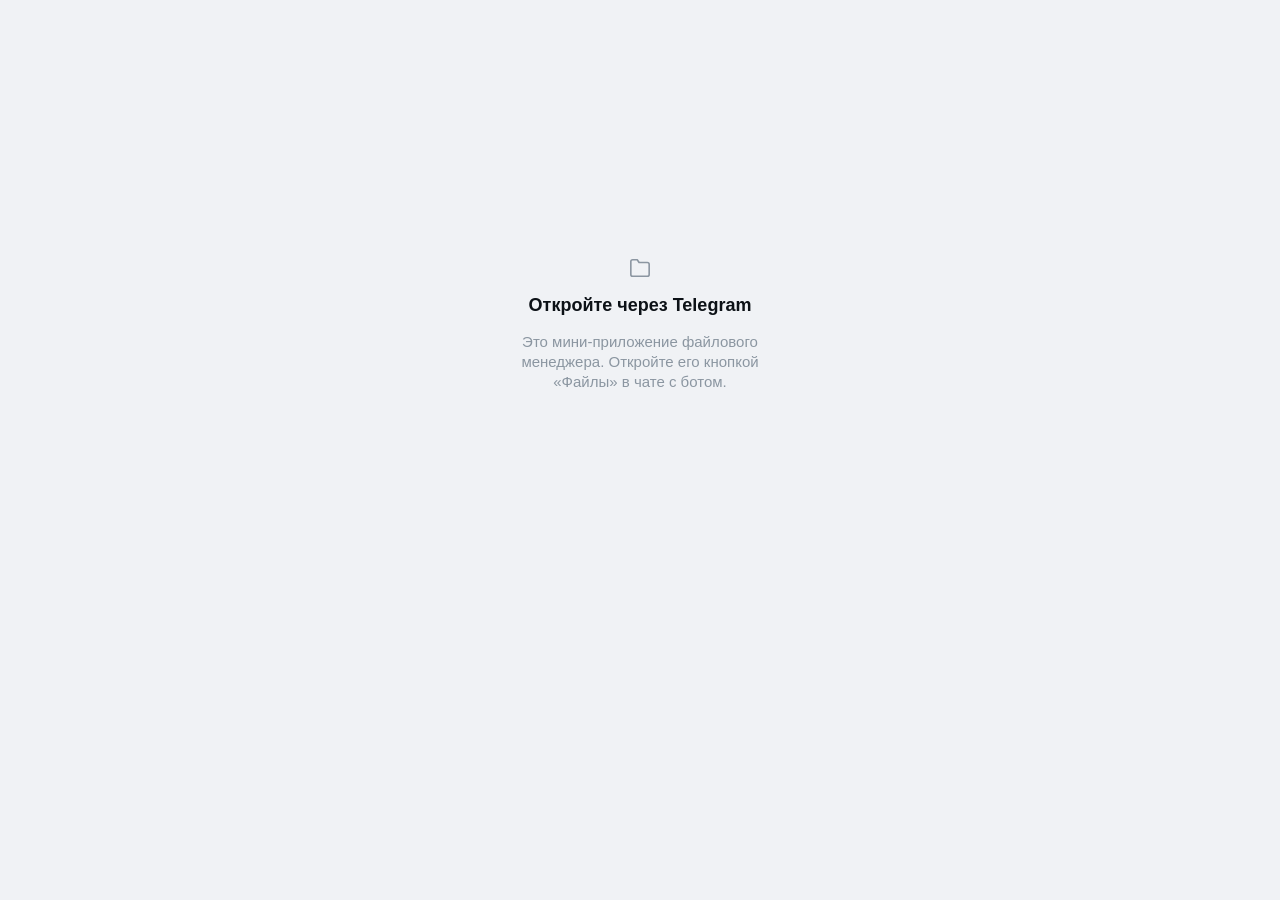
<file: miniapp/index.html>
<!doctype html>
<html lang="ru">
<head>
<meta charset="utf-8">
<meta name="viewport" content="width=device-width, initial-scale=1, viewport-fit=cover">
<meta name="color-scheme" content="light dark">
<meta name="referrer" content="no-referrer">
<title>Файлы</title>
<script src="https://telegram.org/js/telegram-web-app.js"></script>
<link rel="stylesheet" href="assets/app.css">
<link rel="stylesheet" href="assets/doctor.css">
</head>
<body>
<svg width="0" height="0" class="sprite" aria-hidden="true">
  <symbol id="i-upload" viewBox="0 0 24 24"><path d="M21 15v4a2 2 0 0 1-2 2H5a2 2 0 0 1-2-2v-4"/><polyline points="17 8 12 3 7 8"/><line x1="12" y1="3" x2="12" y2="15"/></symbol>
  <symbol id="i-download" viewBox="0 0 24 24"><path d="M21 15v4a2 2 0 0 1-2 2H5a2 2 0 0 1-2-2v-4"/><polyline points="7 10 12 15 17 10"/><line x1="12" y1="15" x2="12" y2="3"/></symbol>
  <symbol id="i-camera" viewBox="0 0 24 24"><path d="M23 19a2 2 0 0 1-2 2H3a2 2 0 0 1-2-2V8a2 2 0 0 1 2-2h4l2-3h6l2 3h4a2 2 0 0 1 2 2z"/><circle cx="12" cy="13" r="4"/></symbol>
  <symbol id="i-lock" viewBox="0 0 24 24"><rect x="3" y="11" width="18" height="11" rx="2"/><path d="M7 11V7a5 5 0 0 1 10 0v4"/></symbol>
  <symbol id="i-users" viewBox="0 0 24 24"><path d="M17 21v-2a4 4 0 0 0-4-4H5a4 4 0 0 0-4 4v2"/><circle cx="9" cy="7" r="4"/><path d="M23 21v-2a4 4 0 0 0-3-3.87"/><path d="M16 3.13a4 4 0 0 1 0 7.75"/></symbol>
  <symbol id="i-swap" viewBox="0 0 24 24"><path d="M17 1l4 4-4 4"/><path d="M3 11V9a4 4 0 0 1 4-4h14"/><path d="M7 23l-4-4 4-4"/><path d="M21 13v2a4 4 0 0 1-4 4H3"/></symbol>
  <symbol id="i-inbox" viewBox="0 0 24 24"><polyline points="22 12 16 12 14 15 10 15 8 12 2 12"/><path d="M5.45 5.11 2 12v6a2 2 0 0 0 2 2h16a2 2 0 0 0 2-2v-6l-3.45-6.89A2 2 0 0 0 16.76 4H7.24a2 2 0 0 0-1.79 1.11z"/></symbol>
  <symbol id="i-send" viewBox="0 0 24 24"><line x1="22" y1="2" x2="11" y2="13"/><polygon points="22 2 15 22 11 13 2 9 22 2"/></symbol>
  <symbol id="i-copy" viewBox="0 0 24 24"><rect x="9" y="9" width="13" height="13" rx="2" ry="2"/><path d="M5 15H4a2 2 0 0 1-2-2V4a2 2 0 0 1 2-2h9a2 2 0 0 1 2 2v1"/></symbol>
  <symbol id="i-trash" viewBox="0 0 24 24"><polyline points="3 6 5 6 21 6"/><path d="M19 6l-1 14a2 2 0 0 1-2 2H8a2 2 0 0 1-2-2L5 6"/><path d="M10 11v6M14 11v6"/><path d="M9 6V4a1 1 0 0 1 1-1h4a1 1 0 0 1 1 1v2"/></symbol>
  <symbol id="i-search" viewBox="0 0 24 24"><circle cx="11" cy="11" r="8"/><line x1="21" y1="21" x2="16.65" y2="16.65"/></symbol>
  <symbol id="i-grid" viewBox="0 0 24 24"><rect x="3" y="3" width="7" height="7" rx="1"/><rect x="14" y="3" width="7" height="7" rx="1"/><rect x="14" y="14" width="7" height="7" rx="1"/><rect x="3" y="14" width="7" height="7" rx="1"/></symbol>
  <symbol id="i-list" viewBox="0 0 24 24"><line x1="8" y1="6" x2="21" y2="6"/><line x1="8" y1="12" x2="21" y2="12"/><line x1="8" y1="18" x2="21" y2="18"/><line x1="3" y1="6" x2="3.01" y2="6"/><line x1="3" y1="12" x2="3.01" y2="12"/><line x1="3" y1="18" x2="3.01" y2="18"/></symbol>
  <symbol id="i-right" viewBox="0 0 24 24"><polyline points="9 18 15 12 9 6"/></symbol>
  <symbol id="i-left" viewBox="0 0 24 24"><polyline points="15 18 9 12 15 6"/></symbol>
  <symbol id="i-x" viewBox="0 0 24 24"><line x1="18" y1="6" x2="6" y2="18"/><line x1="6" y1="6" x2="18" y2="18"/></symbol>
  <symbol id="i-edit" viewBox="0 0 24 24"><path d="M12 20h9"/><path d="M16.5 3.5a2.12 2.12 0 0 1 3 3L7 19l-4 1 1-4L16.5 3.5z"/></symbol>
  <symbol id="i-file" viewBox="0 0 24 24"><path d="M14 2H6a2 2 0 0 0-2 2v16a2 2 0 0 0 2 2h12a2 2 0 0 0 2-2V8z"/><polyline points="14 2 14 8 20 8"/></symbol>
  <symbol id="i-file-text" viewBox="0 0 24 24"><path d="M14 2H6a2 2 0 0 0-2 2v16a2 2 0 0 0 2 2h12a2 2 0 0 0 2-2V8z"/><polyline points="14 2 14 8 20 8"/><line x1="16" y1="13" x2="8" y2="13"/><line x1="16" y1="17" x2="8" y2="17"/><line x1="10" y1="9" x2="8" y2="9"/></symbol>
  <symbol id="i-image" viewBox="0 0 24 24"><rect x="3" y="3" width="18" height="18" rx="2"/><circle cx="8.5" cy="8.5" r="1.5"/><polyline points="21 15 16 10 5 21"/></symbol>
  <symbol id="i-film" viewBox="0 0 24 24"><rect x="2" y="2" width="20" height="20" rx="2.2"/><line x1="7" y1="2" x2="7" y2="22"/><line x1="17" y1="2" x2="17" y2="22"/><line x1="2" y1="12" x2="22" y2="12"/><line x1="2" y1="7" x2="7" y2="7"/><line x1="2" y1="17" x2="7" y2="17"/><line x1="17" y1="17" x2="22" y2="17"/><line x1="17" y1="7" x2="22" y2="7"/></symbol>
  <symbol id="i-music" viewBox="0 0 24 24"><path d="M9 18V5l12-2v13"/><circle cx="6" cy="18" r="3"/><circle cx="18" cy="16" r="3"/></symbol>
  <symbol id="i-package" viewBox="0 0 24 24"><path d="M21 16V8a2 2 0 0 0-1-1.73l-7-4a2 2 0 0 0-2 0l-7 4A2 2 0 0 0 3 8v8a2 2 0 0 0 1 1.73l7 4a2 2 0 0 0 2 0l7-4A2 2 0 0 0 21 16z"/><polyline points="3.27 6.96 12 12.01 20.73 6.96"/><line x1="12" y1="22.08" x2="12" y2="12"/></symbol>
  <symbol id="i-archive" viewBox="0 0 24 24"><polyline points="21 8 21 21 3 21 3 8"/><rect x="1" y="3" width="22" height="5" rx="1"/><line x1="10" y1="12" x2="14" y2="12"/></symbol>
  <symbol id="i-check" viewBox="0 0 24 24"><polyline points="20 6 9 17 4 12"/></symbol>
  <symbol id="i-check-circle" viewBox="0 0 24 24"><path d="M22 11.08V12a10 10 0 1 1-5.93-9.14"/><polyline points="22 4 12 14.01 9 11.01"/></symbol>
  <symbol id="i-refresh" viewBox="0 0 24 24"><polyline points="23 4 23 10 17 10"/><path d="M20.49 15a9 9 0 1 1-2.12-9.36L23 10"/></symbol>
  <symbol id="i-plus" viewBox="0 0 24 24"><line x1="12" y1="5" x2="12" y2="19"/><line x1="5" y1="12" x2="19" y2="12"/></symbol>
  <symbol id="i-sort" viewBox="0 0 24 24"><path d="m21 16-4 4-4-4"/><path d="M17 20V4"/><path d="m3 8 4-4 4 4"/><path d="M7 4v16"/></symbol>
  <symbol id="i-folder" viewBox="0 0 24 24"><path d="M22 19a2 2 0 0 1-2 2H4a2 2 0 0 1-2-2V5a2 2 0 0 1 2-2h5l2 3h9a2 2 0 0 1 2 2z"/></symbol>
  <symbol id="i-alert" viewBox="0 0 24 24"><path d="M10.29 3.86L1.82 18a2 2 0 0 0 1.71 3h16.94a2 2 0 0 0 1.71-3L13.71 3.86a2 2 0 0 0-3.42 0z"/><line x1="12" y1="9" x2="12" y2="13"/><line x1="12" y1="17" x2="12.01" y2="17"/></symbol>
  <symbol id="i-settings" viewBox="0 0 24 24"><line x1="4" y1="21" x2="4" y2="14"/><line x1="4" y1="10" x2="4" y2="3"/><line x1="12" y1="21" x2="12" y2="12"/><line x1="12" y1="8" x2="12" y2="3"/><line x1="20" y1="21" x2="20" y2="16"/><line x1="20" y1="12" x2="20" y2="3"/><line x1="1" y1="14" x2="7" y2="14"/><line x1="9" y1="8" x2="15" y2="8"/><line x1="17" y1="16" x2="23" y2="16"/></symbol>
  <symbol id="i-eye" viewBox="0 0 24 24"><path d="M1 12s4-8 11-8 11 8 11 8-4 8-11 8-11-8-11-8z"/><circle cx="12" cy="12" r="3"/></symbol>
  <symbol id="i-server" viewBox="0 0 24 24"><rect x="2" y="2" width="20" height="8" rx="2"/><rect x="2" y="14" width="20" height="8" rx="2"/><line x1="6" y1="6" x2="6.01" y2="6"/><line x1="6" y1="18" x2="6.01" y2="18"/></symbol>
  <symbol id="i-monitor" viewBox="0 0 24 24"><rect x="2" y="3" width="20" height="14" rx="2"/><line x1="8" y1="21" x2="16" y2="21"/><line x1="12" y1="17" x2="12" y2="21"/></symbol>
  <symbol id="i-scan" viewBox="0 0 24 24"><path d="M3 7V5a2 2 0 0 1 2-2h2"/><path d="M17 3h2a2 2 0 0 1 2 2v2"/><path d="M21 17v2a2 2 0 0 1-2 2h-2"/><path d="M7 21H5a2 2 0 0 1-2-2v-2"/><line x1="7" y1="12" x2="17" y2="12"/></symbol>
  <symbol id="i-clock" viewBox="0 0 24 24"><circle cx="12" cy="12" r="10"/><polyline points="12 6 12 12 16 14"/></symbol>
  <symbol id="i-disk" viewBox="0 0 24 24"><line x1="22" y1="12" x2="2" y2="12"/><path d="M5.45 5.11 2 12v6a2 2 0 0 0 2 2h16a2 2 0 0 0 2-2v-6l-3.45-6.89A2 2 0 0 0 16.76 4H7.24a2 2 0 0 0-1.79 1.11z"/><line x1="6" y1="16" x2="6.01" y2="16"/><line x1="10" y1="16" x2="10.01" y2="16"/></symbol>
</svg>
<main id="app" aria-live="polite"><div class="boot"><span class="spin" aria-hidden="true"></span>Открываем файлы…</div></main>
<script type="module" src="assets/app.js"></script>
</body>
</html>
</file>
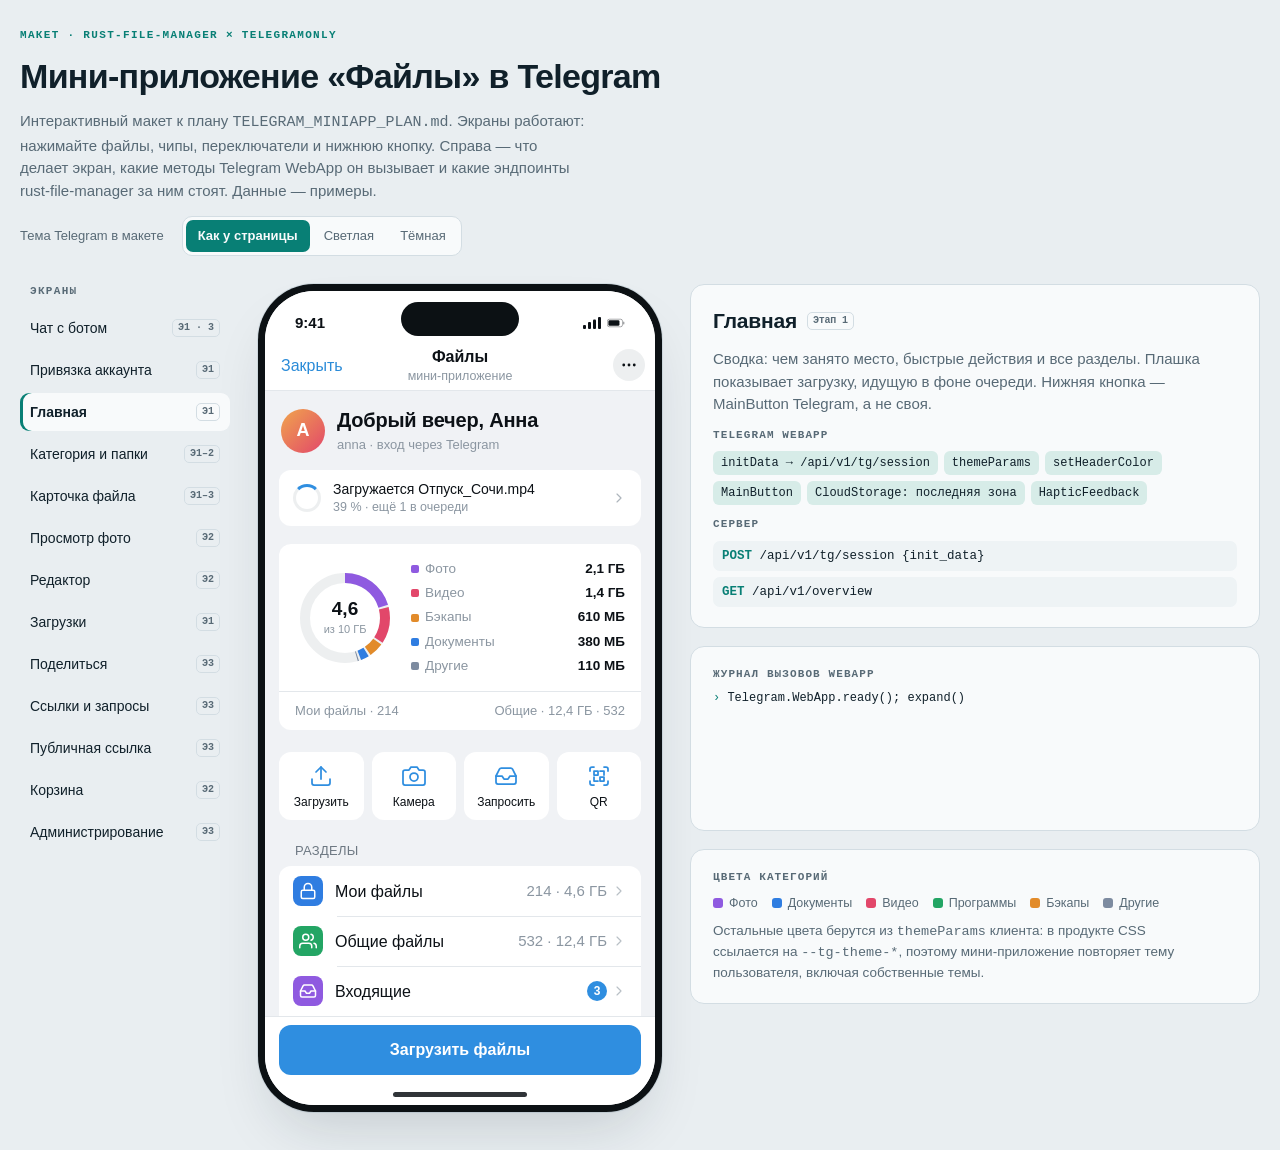
<file: design/miniapp-mockup.html>
<!doctype html>
<html lang="ru">
<head>
<meta charset="utf-8">
<meta name="viewport" content="width=device-width, initial-scale=1, viewport-fit=cover">
<!-- Интерактивный макет мини-приложения «Файлы». План: ../TELEGRAM_MINIAPP_PLAN.md -->
<title>Файлы в Telegram</title>
<style>
/* Layout: annotated prototype. Screen index | phone with a live Mini App | notes on what each screen calls.
   The phone uses Telegram's own theme variable names so this CSS maps 1:1 onto WebApp.themeParams. */
:root {
  /* shell */
  --sh-bg: #e9eef1; --sh-surface: #f8fafb; --sh-text: #10202a; --sh-muted: #586a76;
  --sh-line: #d3dde3; --sh-brand: #087f75; --sh-brand-soft: #d7ece8; --sh-code: #eef3f5;
  --bezel: #0c1114; --shadow: rgba(16,32,42,.18);
  /* telegram theme (light) */
  --tg-bg: #ffffff; --tg-secondary-bg: #f0f2f5; --tg-section-bg: #ffffff; --tg-text: #0c1116;
  --tg-hint: #8b96a1; --tg-link: #2a8bd8; --tg-button: #2f8ee0; --tg-button-text: #ffffff;
  --tg-header-bg: #ffffff; --tg-bottom-bar-bg: #ffffff; --tg-accent: #2a8bd8;
  --tg-section-header: #6d7882; --tg-destructive: #e2453c; --tg-separator: #e3e7eb;
  --tg-fill: rgba(116,128,140,.13); --tg-overlay: rgba(10,16,22,.42); --tg-toast: rgba(28,34,40,.92); --tg-toast-text: #ffffff;
  /* chat */
  --chat-bg: #cbd9bb; --chat-dot: rgba(70,100,60,.13); --bubble-in: #ffffff; --bubble-out: #e1f6cd;
  --bubble-meta: #5e9b57; --kb-bg: rgba(40,70,45,.34); --kb-text: #ffffff;
  /* file categories */
  --c-photo: #8f5ae0; --c-doc: #2f7de1; --c-video: #e2476a; --c-prog: #23a564; --c-backup: #e28b2a;
  --c-other: #7d8ba0; --c-ok: #2fa55a; --c-warn: #d98a1c;
  --font: -apple-system, BlinkMacSystemFont, "SF Pro Text", "Segoe UI", Roboto, "Helvetica Neue", Arial, sans-serif;
  --mono: ui-monospace, "SF Mono", "JetBrains Mono", Menlo, Consolas, monospace;
}
@media (prefers-color-scheme: dark) {
  :root:not([data-theme="light"]) {
    --sh-bg: #0b141a; --sh-surface: #111e26; --sh-text: #dfe9ee; --sh-muted: #8ea3af;
    --sh-line: #22343f; --sh-brand: #43c2b2; --sh-brand-soft: #11312f; --sh-code: #0f1b22;
    --bezel: #000000; --shadow: rgba(0,0,0,.5);
    --tg-bg: #17212b; --tg-secondary-bg: #0e1621; --tg-section-bg: #17212b; --tg-text: #f2f5f7;
    --tg-hint: #7d8e9e; --tg-link: #6ab3f3; --tg-button: #5288c1; --tg-button-text: #ffffff;
    --tg-header-bg: #17212b; --tg-bottom-bar-bg: #17212b; --tg-accent: #6ab3f3;
    --tg-section-header: #6ab3f3; --tg-destructive: #ef5b5b; --tg-separator: #0b121a;
    --tg-fill: rgba(130,150,170,.16); --tg-overlay: rgba(0,0,0,.55); --tg-toast: rgba(236,240,243,.94); --tg-toast-text: #0c1116;
    --chat-bg: #0e1621; --chat-dot: rgba(120,150,180,.07); --bubble-in: #182533; --bubble-out: #2b5278;
    --bubble-meta: #7da8d3; --kb-bg: #1e2c3a; --kb-text: #e9eef2;
    --c-photo: #a982ee; --c-doc: #5a9ef0; --c-video: #f0698a; --c-prog: #43c47f; --c-backup: #f0a54d;
    --c-other: #95a2b5; --c-ok: #4cc271; --c-warn: #f0aa45;
    color-scheme: dark;
  }
}
:root[data-theme="dark"] {
  --sh-bg: #0b141a; --sh-surface: #111e26; --sh-text: #dfe9ee; --sh-muted: #8ea3af;
  --sh-line: #22343f; --sh-brand: #43c2b2; --sh-brand-soft: #11312f; --sh-code: #0f1b22;
  --bezel: #000000; --shadow: rgba(0,0,0,.5);
  --tg-bg: #17212b; --tg-secondary-bg: #0e1621; --tg-section-bg: #17212b; --tg-text: #f2f5f7;
  --tg-hint: #7d8e9e; --tg-link: #6ab3f3; --tg-button: #5288c1; --tg-button-text: #ffffff;
  --tg-header-bg: #17212b; --tg-bottom-bar-bg: #17212b; --tg-accent: #6ab3f3;
  --tg-section-header: #6ab3f3; --tg-destructive: #ef5b5b; --tg-separator: #0b121a;
  --tg-fill: rgba(130,150,170,.16); --tg-overlay: rgba(0,0,0,.55); --tg-toast: rgba(236,240,243,.94); --tg-toast-text: #0c1116;
  --chat-bg: #0e1621; --chat-dot: rgba(120,150,180,.07); --bubble-in: #182533; --bubble-out: #2b5278;
  --bubble-meta: #7da8d3; --kb-bg: #1e2c3a; --kb-text: #e9eef2;
  --c-photo: #a982ee; --c-doc: #5a9ef0; --c-video: #f0698a; --c-prog: #43c47f; --c-backup: #f0a54d;
  --c-other: #95a2b5; --c-ok: #4cc271; --c-warn: #f0aa45;
  color-scheme: dark;
}
/* Phone theme can be forced independently of the page theme (as Telegram would) */
.phone[data-tg="light"] {
  --tg-bg: #ffffff; --tg-secondary-bg: #f0f2f5; --tg-section-bg: #ffffff; --tg-text: #0c1116;
  --tg-hint: #8b96a1; --tg-link: #2a8bd8; --tg-button: #2f8ee0; --tg-button-text: #ffffff;
  --tg-header-bg: #ffffff; --tg-bottom-bar-bg: #ffffff; --tg-accent: #2a8bd8;
  --tg-section-header: #6d7882; --tg-destructive: #e2453c; --tg-separator: #e3e7eb;
  --tg-fill: rgba(116,128,140,.13); --tg-overlay: rgba(10,16,22,.42); --tg-toast: rgba(28,34,40,.92); --tg-toast-text: #ffffff;
  --chat-bg: #cbd9bb; --chat-dot: rgba(70,100,60,.13); --bubble-in: #ffffff; --bubble-out: #e1f6cd;
  --bubble-meta: #5e9b57; --kb-bg: rgba(40,70,45,.34); --kb-text: #ffffff;
  --c-photo: #8f5ae0; --c-doc: #2f7de1; --c-video: #e2476a; --c-prog: #23a564; --c-backup: #e28b2a;
  --c-other: #7d8ba0; --c-ok: #2fa55a; --c-warn: #d98a1c;
  color-scheme: light;
}
.phone[data-tg="dark"] {
  --tg-bg: #17212b; --tg-secondary-bg: #0e1621; --tg-section-bg: #17212b; --tg-text: #f2f5f7;
  --tg-hint: #7d8e9e; --tg-link: #6ab3f3; --tg-button: #5288c1; --tg-button-text: #ffffff;
  --tg-header-bg: #17212b; --tg-bottom-bar-bg: #17212b; --tg-accent: #6ab3f3;
  --tg-section-header: #6ab3f3; --tg-destructive: #ef5b5b; --tg-separator: #0b121a;
  --tg-fill: rgba(130,150,170,.16); --tg-overlay: rgba(0,0,0,.55); --tg-toast: rgba(236,240,243,.94); --tg-toast-text: #0c1116;
  --chat-bg: #0e1621; --chat-dot: rgba(120,150,180,.07); --bubble-in: #182533; --bubble-out: #2b5278;
  --bubble-meta: #7da8d3; --kb-bg: #1e2c3a; --kb-text: #e9eef2;
  --c-photo: #a982ee; --c-doc: #5a9ef0; --c-video: #f0698a; --c-prog: #43c47f; --c-backup: #f0a54d;
  --c-other: #95a2b5; --c-ok: #4cc271; --c-warn: #f0aa45;
  color-scheme: dark;
}

* { box-sizing: border-box; }
html, body { background: var(--sh-bg); }
body { margin: 0; color: var(--sh-text); font: 15px/1.5 var(--font); padding-inline: 16px; padding-block: 28px 40px; }
button, input, select, textarea { font: inherit; color: inherit; }
button { cursor: pointer; }
:focus-visible { outline: 2px solid var(--sh-brand); outline-offset: 2px; }
.icon { width: 22px; height: 22px; fill: none; stroke: currentColor; stroke-width: 1.75; stroke-linecap: round; stroke-linejoin: round; flex-shrink: 0; }
.wrap { max-width: 1240px; margin: 0 auto; display: grid; gap: 28px; }

/* ---------- shell header ---------- */
.intro { display: grid; gap: 14px; }
.eyebrow { margin: 0; font: 600 11px/1.4 var(--mono); letter-spacing: .12em; text-transform: uppercase; color: var(--sh-brand); }
.intro h1 { margin: 0; font-size: clamp(26px, 4vw, 34px); line-height: 1.15; letter-spacing: -.02em; text-wrap: balance; }
.intro p.lead { margin: 0; max-width: 68ch; color: var(--sh-muted); }
.controls { display: flex; flex-wrap: wrap; gap: 10px 18px; align-items: center; }
.controls .label { font-size: 13px; color: var(--sh-muted); }
.pills { display: inline-flex; padding: 3px; gap: 2px; border-radius: 10px; background: var(--sh-surface); border: 1px solid var(--sh-line); }
.pills button { border: 0; background: transparent; padding: 6px 12px; border-radius: 7px; font-size: 13px; color: var(--sh-muted); }
.pills button[aria-pressed="true"] { background: var(--sh-brand); color: var(--sh-surface); font-weight: 600; }

/* ---------- stage ---------- */
.stage { display: grid; grid-template-columns: 210px 404px minmax(0, 1fr); gap: 28px; align-items: start; }
.nav { position: sticky; top: calc(16px + env(safe-area-inset-top, 0px)); display: grid; gap: 4px; }
.nav h2 { margin: 0 0 6px 10px; font: 600 11px/1.4 var(--mono); letter-spacing: .12em; text-transform: uppercase; color: var(--sh-muted); }
.nav button { display: flex; justify-content: space-between; align-items: center; gap: 8px; text-align: left; border: 0; background: transparent; padding: 8px 10px; border-radius: 9px; font-size: 14px; color: var(--sh-text); min-height: 38px; }
.nav button:hover { background: var(--sh-surface); }
.nav button[aria-current="true"] { background: var(--sh-surface); box-shadow: inset 3px 0 0 var(--sh-brand); font-weight: 600; }
.stage-tag { font: 600 10px/1 var(--mono); color: var(--sh-muted); border: 1px solid var(--sh-line); border-radius: 5px; padding: 3px 5px; white-space: nowrap; }

.notes { display: grid; gap: 18px; min-width: 0; }
.note-card { background: var(--sh-surface); border: 1px solid var(--sh-line); border-radius: 14px; padding: 20px 22px; display: grid; gap: 12px; min-width: 0; }
.note-card h3 { margin: 0; font-size: 21px; letter-spacing: -.01em; display: flex; flex-wrap: wrap; align-items: center; gap: 10px; }
.note-card p { margin: 0; color: var(--sh-muted); max-width: 64ch; }
.note-sec { display: grid; gap: 8px; }
.note-sec h4 { margin: 0; font: 600 11px/1.4 var(--mono); letter-spacing: .1em; text-transform: uppercase; color: var(--sh-muted); }
.api-list { list-style: none; margin: 0; padding: 0; display: grid; gap: 6px; }
.api-list li { font: 12.5px/1.45 var(--mono); background: var(--sh-code); border-radius: 7px; padding: 6px 9px; overflow-wrap: anywhere; }
.api-list li b { color: var(--sh-brand); font-weight: 600; }
.chips-sh { display: flex; flex-wrap: wrap; gap: 6px; }
.chips-sh span { font: 12px/1 var(--mono); padding: 6px 8px; border-radius: 6px; background: var(--sh-brand-soft); color: var(--sh-text); }
.log { list-style: none; margin: 0; padding: 0; display: grid; gap: 4px; min-height: 120px; }
.log li { font: 12px/1.45 var(--mono); color: var(--sh-muted); overflow-wrap: anywhere; }
.log li:first-child { color: var(--sh-text); }
.log li::before { content: "› "; color: var(--sh-brand); }
.legend { display: flex; flex-wrap: wrap; gap: 8px 14px; font-size: 12.5px; color: var(--sh-muted); }
.legend i { display: inline-block; width: 10px; height: 10px; border-radius: 3px; margin-right: 6px; vertical-align: -1px; }

/* ---------- phone ---------- */
.phone-wrap { display: grid; justify-items: center; }
.phone { width: 404px; height: 828px; padding: 7px; border-radius: 56px; background: var(--bezel); box-shadow: 0 30px 60px -20px var(--shadow), 0 0 0 1px var(--sh-line); }
.screen { position: relative; width: 100%; height: 100%; border-radius: 49px; overflow: hidden; background: var(--tg-secondary-bg); color: var(--tg-text); display: flex; flex-direction: column; font-family: var(--font); font-size: 15px; line-height: 1.35; }
.statusbar { flex-shrink: 0; height: 50px; padding: 14px 30px 0; display: flex; justify-content: space-between; align-items: center; font-weight: 600; font-size: 15px; background: var(--tg-header-bg); position: relative; font-variant-numeric: tabular-nums; }
.island { position: absolute; left: 50%; top: 11px; width: 118px; height: 34px; margin-left: -59px; border-radius: 20px; background: var(--bezel); }
.sb-icons { display: flex; gap: 6px; align-items: center; }
.sb-icons svg { width: 18px; height: 12px; }

.tg-head { flex-shrink: 0; height: 50px; display: grid; grid-template-columns: 96px 1fr 96px; align-items: center; padding: 0 10px; background: var(--tg-header-bg); border-bottom: .5px solid var(--tg-separator); }
.tg-head .hl { justify-self: start; border: 0; background: transparent; color: var(--tg-link); font-size: 16px; display: flex; align-items: center; gap: 2px; padding: 8px 6px; min-height: 44px; }
.tg-head .hl .icon { width: 20px; height: 20px; stroke-width: 2.2; }
.tg-head .ht { text-align: center; min-width: 0; }
.tg-head .ht b { display: block; font-size: 16px; font-weight: 600; white-space: nowrap; overflow: hidden; text-overflow: ellipsis; }
.tg-head .ht span { display: block; font-size: 12.5px; color: var(--tg-hint); }
.tg-head .hr { justify-self: end; width: 32px; height: 32px; border-radius: 50%; border: 0; display: grid; place-items: center; background: var(--tg-fill); color: var(--tg-text); }
.tg-head .hr .icon { width: 18px; height: 18px; }

.content { flex: 1; min-height: 0; overflow-y: auto; overflow-x: hidden; padding: 14px 0 18px; scrollbar-width: thin; position: relative; }
.bottom { flex-shrink: 0; padding: 8px 14px 30px; background: var(--tg-bottom-bar-bg); display: flex; gap: 8px; border-top: .5px solid var(--tg-separator); position: relative; }
.bottom[hidden] { display: none !important; }
.mb { flex: 1; height: 50px; border: 0; border-radius: 12px; background: var(--tg-button); color: var(--tg-button-text); font-size: 16px; font-weight: 600; display: flex; align-items: center; justify-content: center; gap: 8px; transition: filter .15s, opacity .15s; }
.mb:hover { filter: brightness(1.06); }
.mb:disabled { opacity: .45; cursor: default; filter: none; }
.mb.danger { background: var(--tg-destructive); }
.sb2 { flex: 1; height: 50px; border: 0; border-radius: 12px; background: var(--tg-fill); color: var(--tg-button); font-size: 16px; font-weight: 600; }
.homebar { position: absolute; left: 50%; bottom: 8px; width: 134px; height: 5px; margin-left: -67px; border-radius: 3px; background: var(--tg-text); opacity: .85; z-index: 30; pointer-events: none; }

/* ---------- mini app components ---------- */
.group-title { margin: 0 30px 7px; font-size: 13px; text-transform: uppercase; letter-spacing: .02em; color: var(--tg-section-header); display: flex; justify-content: space-between; gap: 8px; }
.group-title a, .group-title button { text-transform: none; letter-spacing: 0; color: var(--tg-link); background: none; border: 0; padding: 0; font-size: 13px; }
.group { margin: 0 14px 22px; background: var(--tg-section-bg); border-radius: 12px; overflow: hidden; }
.group-note { margin: -14px 30px 22px; font-size: 13px; color: var(--tg-hint); }
.row { width: 100%; display: flex; align-items: center; gap: 12px; min-height: 50px; padding: 8px 14px; border: 0; background: transparent; text-align: left; position: relative; color: var(--tg-text); }
button.row:active, .tap:active { transform: scale(.985); }
.row + .row::before { content: ""; position: absolute; top: 0; right: 0; left: 58px; border-top: .5px solid var(--tg-separator); }
.row.wide + .row.wide::before { left: 70px; }
.row .rt { flex: 1; min-width: 0; }
.row .rt b { display: block; font-weight: 400; font-size: 16px; overflow-wrap: anywhere; }
.row .rt small { display: block; font-size: 13px; color: var(--tg-hint); margin-top: 1px; font-variant-numeric: tabular-nums; }
.row .rv { font-size: 15px; color: var(--tg-hint); white-space: nowrap; font-variant-numeric: tabular-nums; display: flex; align-items: center; gap: 4px; }
.row .rv .icon { width: 16px; height: 16px; opacity: .6; }
.row.danger .rt b { color: var(--tg-destructive); }
.tile { width: 30px; height: 30px; border-radius: 8px; display: grid; place-items: center; color: #fff; flex-shrink: 0; }
.tile .icon { width: 18px; height: 18px; stroke-width: 2; }
.ftile { width: 44px; height: 44px; border-radius: 11px; display: grid; place-items: center; flex-shrink: 0; position: relative; overflow: hidden; color: var(--k); background: color-mix(in srgb, var(--k) 14%, transparent); }
.ftile .icon { width: 22px; height: 22px; }
.ftile em { position: absolute; bottom: 3px; left: 0; right: 0; text-align: center; font: 700 8px/1 var(--font); font-style: normal; letter-spacing: .03em; }
.ftile.has-ext .icon { margin-top: -8px; }
.ftile.photo { background-size: cover; }
.ftile .dur { position: absolute; right: 3px; bottom: 3px; font: 600 9px/1 var(--font); color: #fff; background: rgba(0,0,0,.45); padding: 2px 3px; border-radius: 4px; }
.badge { min-width: 20px; height: 20px; padding: 0 6px; border-radius: 10px; background: var(--tg-button); color: var(--tg-button-text); font-size: 12px; font-weight: 600; display: inline-grid; place-items: center; font-variant-numeric: tabular-nums; }
.mini { display: inline-flex; align-items: center; gap: 3px; color: var(--tg-accent); }
.mini .icon { width: 13px; height: 13px; stroke-width: 2.2; }
.star { color: var(--c-backup); }
.chev { width: 16px !important; height: 16px !important; color: var(--tg-hint); opacity: .7; }

.chips { display: flex; gap: 8px; overflow-x: auto; padding: 0 14px 14px; scrollbar-width: none; }
.chips::-webkit-scrollbar { display: none; }
.chip { flex-shrink: 0; height: 32px; padding: 0 12px; border-radius: 16px; border: 0; background: var(--tg-section-bg); color: var(--tg-text); font-size: 14px; display: inline-flex; align-items: center; gap: 6px; font-variant-numeric: tabular-nums; }
.chip small { color: var(--tg-hint); font-size: 13px; }
.chip[aria-pressed="true"] { background: var(--tg-button); color: var(--tg-button-text); }
.chip[aria-pressed="true"] small { color: inherit; opacity: .8; }
.chip i { width: 8px; height: 8px; border-radius: 50%; background: var(--k); }

.seg { margin: 0 14px 14px; display: grid; grid-auto-flow: column; grid-auto-columns: 1fr; padding: 2px; border-radius: 9px; background: var(--tg-fill); }
.seg button { border: 0; background: transparent; height: 30px; border-radius: 7px; font-size: 14px; color: var(--tg-text); }
.seg button[aria-pressed="true"] { background: var(--tg-section-bg); font-weight: 600; box-shadow: 0 1px 3px rgba(0,0,0,.12); }

.search { margin: 0 14px 12px; position: relative; }
.search .icon { position: absolute; left: 10px; top: 9px; width: 18px; height: 18px; color: var(--tg-hint); }
.search input { width: 100%; height: 36px; border: 0; border-radius: 10px; background: var(--tg-fill); padding: 0 12px 0 36px; font-size: 16px; }
.search input::placeholder { color: var(--tg-hint); }
.toolbar { display: flex; justify-content: space-between; align-items: center; margin: 0 14px 10px; gap: 8px; }
.tbtn { border: 0; background: transparent; color: var(--tg-link); display: inline-flex; align-items: center; gap: 5px; font-size: 14px; padding: 6px 2px; min-height: 36px; }
.tbtn .icon { width: 17px; height: 17px; }
.iconbtns { display: flex; gap: 4px; }
.ib { width: 36px; height: 36px; border-radius: 9px; border: 0; background: transparent; color: var(--tg-hint); display: grid; place-items: center; }
.ib[aria-pressed="true"] { background: var(--tg-section-bg); color: var(--tg-link); }
.ib .icon { width: 19px; height: 19px; }

.grid { margin: 0 14px 22px; display: grid; grid-template-columns: repeat(3, 1fr); gap: 3px; border-radius: 12px; overflow: hidden; }
.cell { aspect-ratio: 1; max-width: 100%; border: 0; padding: 0; position: relative; background: var(--tg-section-bg); display: grid; place-items: center; color: var(--k); overflow: hidden; }
.cell .icon { width: 28px; height: 28px; }
.cell .cname { position: absolute; left: 6px; right: 6px; bottom: 6px; font-size: 10.5px; color: var(--tg-hint); white-space: nowrap; overflow: hidden; text-overflow: ellipsis; text-align: center; }
.cell .dur { position: absolute; right: 5px; bottom: 5px; font: 600 11px/1 var(--font); color: #fff; background: rgba(0,0,0,.45); padding: 3px 5px; border-radius: 5px; }
.check { position: absolute; top: 50%; margin-top: -11px; right: 14px; width: 22px; height: 22px; border-radius: 50%; border: 1.5px solid var(--tg-hint); display: grid; place-items: center; }
.check.on { background: var(--tg-button); border-color: var(--tg-button); color: var(--tg-button-text); }
.check .icon { width: 14px; height: 14px; stroke-width: 3; }
.row.sel { padding-right: 46px; }

/* photo placeholders (abstract "photos") */
.ph1 { background: linear-gradient(160deg, #ffcf8b 0%, #f2766b 45%, #5b3f86 100%); }
.ph2 { background: linear-gradient(200deg, #9be7f0 0%, #3a9bd6 50%, #1d3e74 100%); }
.ph3 { background: radial-gradient(circle at 30% 30%, #fff3b0 0 12%, transparent 13%), linear-gradient(180deg, #8fd3fe 0%, #e0f4ff 55%, #6bbf59 56%, #2f7d32 100%); }
.ph4 { background: linear-gradient(180deg, #2b5876 0%, #4e4376 100%); }
.ph5 { background: linear-gradient(135deg, #f6d365 0%, #fda085 100%); }
.ph6 { background: radial-gradient(circle at 70% 25%, #fdf6e3 0 9%, transparent 10%), linear-gradient(180deg, #0f2027 0%, #203a43 50%, #2c5364 100%); }
.ph7 { background: linear-gradient(120deg, #84fab0 0%, #8fd3f4 100%); }
.ph8 { background: linear-gradient(200deg, #ff9a9e 0%, #fecfef 60%, #a18cd1 100%); }

/* home */
.hello { display: flex; align-items: center; gap: 12px; margin: 2px 16px 16px; }
.avatar { width: 44px; height: 44px; border-radius: 50%; display: grid; place-items: center; color: #fff; font-weight: 600; font-size: 18px; background: linear-gradient(135deg, #f0a54d, #e2476a); flex-shrink: 0; }
.hello b { display: block; font-size: 20px; letter-spacing: -.01em; }
.hello small { color: var(--tg-hint); font-size: 13px; }
.storage { display: grid; grid-template-columns: 100px 1fr; gap: 16px; align-items: center; padding: 16px; }
.ring { width: 100px; height: 100px; position: relative; }
.ring svg { width: 100px; height: 100px; transform: rotate(-90deg); }
.ring .rc { position: absolute; inset: 0; display: grid; place-items: center; text-align: center; line-height: 1.1; }
.ring .rc b { font-size: 19px; font-variant-numeric: tabular-nums; }
.ring .rc small { font-size: 11px; color: var(--tg-hint); }
.stor-list { display: grid; gap: 6px; font-size: 13.5px; min-width: 0; }
.stor-list div { display: flex; justify-content: space-between; gap: 8px; font-variant-numeric: tabular-nums; }
.stor-list span { color: var(--tg-hint); display: flex; align-items: center; gap: 6px; }
.stor-list i { width: 8px; height: 8px; border-radius: 2px; background: var(--k); display: inline-block; }
.stor-foot { display: flex; justify-content: space-between; padding: 10px 16px; border-top: .5px solid var(--tg-separator); font-size: 13px; color: var(--tg-hint); font-variant-numeric: tabular-nums; }
.quick { margin: 0 14px 22px; display: grid; grid-template-columns: repeat(4, 1fr); gap: 8px; }
.qa { border: 0; background: var(--tg-section-bg); border-radius: 12px; padding: 12px 4px 10px; display: grid; justify-items: center; gap: 6px; font-size: 12px; color: var(--tg-text); }
.qa .icon { color: var(--tg-button); width: 24px; height: 24px; }
.recent { display: flex; gap: 10px; overflow-x: auto; padding: 0 14px 4px; margin-bottom: 22px; scrollbar-width: none; }
.recent::-webkit-scrollbar { display: none; }
.rcard { flex-shrink: 0; width: 104px; border: 0; padding: 0; background: transparent; text-align: left; color: var(--tg-text); }
.rcard .rimg { width: 104px; height: 104px; border-radius: 12px; display: grid; place-items: center; color: var(--k); background-color: var(--tg-section-bg); position: relative; overflow: hidden; }
.rcard .rimg .icon { width: 30px; height: 30px; }
.rcard b { display: block; font-size: 12.5px; font-weight: 500; margin-top: 6px; white-space: nowrap; overflow: hidden; text-overflow: ellipsis; }
.rcard small { font-size: 11.5px; color: var(--tg-hint); }
.upill { margin: 0 14px 18px; display: flex; align-items: center; gap: 12px; padding: 10px 14px; border-radius: 12px; border: 0; width: calc(100% - 28px); background: var(--tg-section-bg); text-align: left; color: var(--tg-text); }
.upill .rt { flex: 1; min-width: 0; font-size: 14px; }
.upill small { display: block; color: var(--tg-hint); font-size: 12.5px; font-variant-numeric: tabular-nums; }
.bar { height: 4px; border-radius: 2px; background: var(--tg-fill); overflow: hidden; margin-top: 6px; }
.bar > i { display: block; height: 100%; background: var(--tg-button); border-radius: 2px; transition: width .4s ease; }
.bar.err > i { background: var(--tg-destructive); }
.bar.ok > i { background: var(--c-ok); }
.spin { width: 28px; height: 28px; border-radius: 50%; border: 3px solid var(--tg-fill); border-top-color: var(--tg-button); animation: spin 1s linear infinite; flex-shrink: 0; }
@keyframes spin { to { transform: rotate(360deg); } }

/* sheets & popups */
.layer { position: absolute; inset: 0; z-index: 20; display: flex; flex-direction: column; justify-content: flex-end; background: var(--tg-overlay); animation: fade .2s ease; }
.sheet { background: var(--tg-secondary-bg); border-radius: 14px 14px 0 0; max-height: 86%; display: flex; flex-direction: column; animation: up .26s cubic-bezier(.2,.8,.2,1); }
.sheet .grab { width: 36px; height: 5px; border-radius: 3px; background: var(--tg-hint); opacity: .45; margin: 7px auto 4px; flex-shrink: 0; }
.sheet .sc { overflow-y: auto; padding: 6px 0 12px; }
.sheet .bottom { border-top: .5px solid var(--tg-separator); }
@keyframes up { from { transform: translateY(100%); } }
@keyframes fade { from { opacity: 0; } }
.fhead { display: grid; grid-template-columns: 64px 1fr; gap: 14px; align-items: center; margin: 4px 16px 16px; }
.fhead .ftile { width: 64px; height: 64px; border-radius: 14px; }
.fhead .ftile .icon { width: 30px; height: 30px; }
.fhead b { display: block; font-size: 17px; overflow-wrap: anywhere; line-height: 1.25; }
.fhead small { font-size: 13px; color: var(--tg-hint); font-variant-numeric: tabular-nums; }
.actions { margin: 0 14px 18px; display: grid; grid-template-columns: repeat(4, 1fr); gap: 8px; }
.act { border: 0; background: var(--tg-section-bg); border-radius: 12px; padding: 11px 2px 9px; display: grid; justify-items: center; gap: 5px; font-size: 11.5px; color: var(--tg-text); line-height: 1.2; text-align: center; }
.act .icon { color: var(--tg-button); width: 22px; height: 22px; }
.act.on .icon { color: var(--c-backup); fill: var(--c-backup); }
.popup { position: absolute; inset: 0; z-index: 25; display: grid; place-items: center; background: var(--tg-overlay); animation: fade .15s ease; padding: 0 34px; }
.pop { width: 100%; background: var(--tg-section-bg); border-radius: 14px; overflow: hidden; text-align: center; animation: pop .18s ease; }
@keyframes pop { from { transform: scale(1.08); opacity: 0; } }
.pop .pb { padding: 18px 16px 14px; }
.pop .pb b { display: block; font-size: 17px; margin-bottom: 4px; }
.pop .pb p { margin: 0; font-size: 13.5px; color: var(--tg-hint); }
.pop .pbtns { display: grid; grid-auto-flow: column; border-top: .5px solid var(--tg-separator); }
.pop .pbtns button { border: 0; background: transparent; height: 46px; color: var(--tg-link); font-size: 16px; }
.pop .pbtns button + button { border-left: .5px solid var(--tg-separator); }
.pop .pbtns button.destructive { color: var(--tg-destructive); font-weight: 600; }
.toast { position: absolute; left: 14px; right: 14px; bottom: 96px; z-index: 28; display: flex; gap: 10px; align-items: center; padding: 11px 14px; border-radius: 12px; background: var(--tg-toast); color: var(--tg-toast-text); font-size: 14px; animation: fade .2s ease; pointer-events: none; }
.toast .icon { width: 20px; height: 20px; color: var(--c-ok); }

/* toggles, steppers, inputs */
.switch { width: 51px; height: 31px; border-radius: 16px; background: var(--tg-fill); position: relative; flex-shrink: 0; transition: background .2s; }
.switch::after { content: ""; position: absolute; top: 2px; left: 2px; width: 27px; height: 27px; border-radius: 50%; background: #fff; box-shadow: 0 2px 4px rgba(0,0,0,.2); transition: transform .2s; }
.switch.on { background: var(--c-ok); }
.switch.on::after { transform: translateX(20px); }
.stepper { display: inline-flex; align-items: center; border-radius: 9px; background: var(--tg-fill); }
.stepper button { width: 36px; height: 32px; border: 0; background: transparent; color: var(--tg-text); display: grid; place-items: center; }
.stepper button .icon { width: 16px; height: 16px; }
.stepper span { min-width: 30px; text-align: center; font-variant-numeric: tabular-nums; font-weight: 600; }
.field { display: block; width: 100%; border: 0; background: transparent; padding: 14px; font-size: 16px; color: var(--tg-text); }
.field::placeholder { color: var(--tg-hint); }
.field + .field { border-top: .5px solid var(--tg-separator); }
.linkbox { display: flex; align-items: center; gap: 10px; padding: 12px 14px; }
.linkbox code { flex: 1; min-width: 0; font: 13.5px/1.3 var(--mono); color: var(--tg-link); overflow-wrap: anywhere; }
.qr { display: grid; justify-items: center; gap: 8px; padding: 16px; border-top: .5px solid var(--tg-separator); }
.qr canvas { width: 148px; height: 148px; border-radius: 8px; image-rendering: pixelated; }
.qr small { color: var(--tg-hint); font-size: 12px; }
.member { width: 34px; height: 34px; border-radius: 50%; display: grid; place-items: center; color: #fff; font-weight: 600; font-size: 14px; flex-shrink: 0; }
.status-pill { font-size: 12px; padding: 3px 8px; border-radius: 10px; background: color-mix(in srgb, var(--k) 15%, transparent); color: var(--k); white-space: nowrap; font-weight: 600; }
.chatcard { margin: 0 14px 22px; padding: 16px; border-radius: 12px; background: var(--chat-bg); }
.mini-bubble { max-width: 86%; background: var(--bubble-in); border-radius: 14px 14px 14px 4px; padding: 9px 11px; font-size: 14px; color: var(--tg-text); }
.mini-bubble small { display: block; color: var(--tg-hint); font-size: 12.5px; }
.mini-kb { max-width: 86%; margin-top: 4px; border-radius: 10px; background: var(--kb-bg); color: var(--kb-text); text-align: center; padding: 9px; font-size: 14px; font-weight: 500; }

/* viewer */
.viewer { position: absolute; inset: 0; z-index: 15; background: #000; color: #fff; display: flex; flex-direction: column; }
.viewer .vtop { padding: 10px 14px 10px; display: flex; justify-content: space-between; align-items: center; background: linear-gradient(rgba(0,0,0,.55), transparent); position: absolute; top: 0; left: 0; right: 0; z-index: 2; }
.vbtn { width: 38px; height: 38px; border-radius: 50%; border: 0; background: rgba(255,255,255,.14); color: #fff; display: grid; place-items: center; }
.vbtn .icon { width: 20px; height: 20px; }
.vtop .vt { text-align: center; font-size: 14px; }
.vtop .vt small { display: block; color: rgba(255,255,255,.65); font-size: 12px; font-variant-numeric: tabular-nums; }
.landscape { flex: 1; position: relative; overflow: hidden; background: linear-gradient(180deg, #2a1f4f 0%, #8b3f6b 38%, #f28a5b 62%, #ffd38a 72%); }
.landscape .sun { position: absolute; left: 50%; top: 58%; width: 120px; height: 120px; margin: -60px 0 0 -60px; border-radius: 50%; background: radial-gradient(circle, #fff1c9 0 45%, rgba(255,214,140,.0) 70%); }
.landscape .m1 { position: absolute; inset: 0; background: #3b2350; clip-path: polygon(0 74%, 14% 60%, 26% 68%, 42% 52%, 58% 66%, 70% 58%, 86% 70%, 100% 62%, 100% 100%, 0 100%); }
.landscape .m2 { position: absolute; inset: 0; background: #22152f; clip-path: polygon(0 84%, 20% 72%, 36% 80%, 52% 70%, 70% 82%, 88% 74%, 100% 80%, 100% 100%, 0 100%); }
.landscape .lake { position: absolute; left: 0; right: 0; bottom: 0; height: 9%; background: linear-gradient(180deg, rgba(255,190,130,.35), rgba(30,20,50,.9)); }
.viewer .vbottom { position: absolute; left: 0; right: 0; bottom: 0; padding: 14px 18px 34px; display: flex; justify-content: space-around; background: linear-gradient(transparent, rgba(0,0,0,.6)); }
.viewer .vbottom button { border: 0; background: transparent; color: #fff; display: grid; justify-items: center; gap: 4px; font-size: 11px; }
.viewer .vinfo { position: absolute; left: 14px; right: 14px; bottom: 92px; font-size: 12.5px; color: rgba(255,255,255,.8); text-align: center; font-variant-numeric: tabular-nums; }
.dots { position: absolute; top: 66px; left: 0; right: 0; display: flex; justify-content: center; gap: 5px; }
.dots i { width: 6px; height: 6px; border-radius: 50%; background: rgba(255,255,255,.4); }
.dots i.on { background: #fff; }

.screen.fs .statusbar { background: #000; color: #fff; }
.screen.fs .content { padding: 0; }

/* editor */
.ed-bar { display: flex; gap: 2px; padding: 6px 10px; background: var(--tg-section-bg); border-bottom: .5px solid var(--tg-separator); overflow-x: auto; scrollbar-width: none; }
.ed-bar button { border: 0; background: transparent; color: var(--tg-link); height: 34px; padding: 0 9px; border-radius: 8px; display: inline-flex; align-items: center; gap: 5px; font-size: 13.5px; white-space: nowrap; }
.ed-bar button[aria-pressed="true"] { background: var(--tg-fill); }
.ed-bar .icon { width: 17px; height: 17px; }
.ed { display: grid; grid-template-columns: 38px 1fr; background: var(--tg-section-bg); flex: 1; min-height: 0; }
.gutter { font: 12.5px/20px var(--mono); color: var(--tg-hint); text-align: right; padding: 10px 8px 10px 0; background: var(--tg-secondary-bg); overflow: hidden; user-select: none; }
.ed textarea { border: 0; resize: none; outline: none; background: transparent; font: 12.5px/20px var(--mono); padding: 10px 10px 10px 8px; white-space: pre; overflow: auto; color: var(--tg-text); tab-size: 2; }
.ed-status { display: flex; justify-content: space-between; gap: 8px; padding: 6px 12px; font: 11.5px/1.3 var(--mono); color: var(--tg-hint); background: var(--tg-section-bg); border-top: .5px solid var(--tg-separator); }
.ed-banner { display: flex; gap: 8px; align-items: center; padding: 8px 12px; font-size: 13px; background: color-mix(in srgb, var(--c-ok) 14%, var(--tg-section-bg)); color: var(--tg-text); }
.ed-banner .icon { width: 16px; height: 16px; color: var(--c-ok); }
.content.flush { padding: 0; display: flex; flex-direction: column; }

/* chat */
.chat-head { flex-shrink: 0; height: 54px; display: grid; grid-template-columns: 60px 1fr 60px; align-items: center; padding: 0 8px; background: var(--tg-header-bg); border-bottom: .5px solid var(--tg-separator); }
.chat-head .back { color: var(--tg-link); display: flex; align-items: center; font-size: 16px; }
.chat-head .back .icon { width: 22px; height: 22px; stroke-width: 2.2; }
.chat-head .ct { text-align: center; }
.chat-head .ct b { display: block; font-size: 16px; }
.chat-head .ct span { font-size: 12.5px; color: var(--tg-hint); }
.chat-head .av { justify-self: end; width: 38px; height: 38px; border-radius: 50%; display: grid; place-items: center; color: #fff; background: linear-gradient(135deg, #43c2b2, #087f75); }
.chat-head .av .icon { width: 20px; height: 20px; }
.chat { flex: 1; min-height: 0; overflow-y: auto; padding: 12px 10px; display: flex; flex-direction: column; gap: 6px; background-color: var(--chat-bg); background-image: radial-gradient(var(--chat-dot) 1.2px, transparent 1.4px); background-size: 18px 18px; }
.day { align-self: center; font-size: 12.5px; padding: 3px 10px; border-radius: 12px; background: var(--kb-bg); color: var(--kb-text); margin: 4px 0; }
.msg { max-width: 82%; padding: 7px 10px 6px; border-radius: 16px; font-size: 15px; line-height: 1.32; position: relative; color: var(--tg-text); }
.msg.in { align-self: flex-start; background: var(--bubble-in); border-bottom-left-radius: 5px; }
.msg.out { align-self: flex-end; background: var(--bubble-out); border-bottom-right-radius: 5px; }
.msg .meta { float: right; margin: 6px 0 -4px 10px; font-size: 11.5px; color: var(--tg-hint); font-variant-numeric: tabular-nums; }
.msg.out .meta { color: var(--bubble-meta); }
.docmsg { display: flex; gap: 10px; align-items: center; }
.docmsg .dic { width: 44px; height: 44px; border-radius: 50%; display: grid; place-items: center; background: var(--c-prog); color: #fff; flex-shrink: 0; }
.docmsg .dic .icon { width: 22px; height: 22px; }
.docmsg b { display: block; font-weight: 500; font-size: 15px; }
.docmsg small { font-size: 13px; color: var(--bubble-meta); }
.kb { align-self: flex-start; width: 82%; display: grid; grid-template-columns: 1fr 1fr; gap: 4px; margin-top: -2px; }
.kb button { border: 0; border-radius: 10px; min-height: 38px; background: var(--kb-bg); color: var(--kb-text); font-size: 14px; font-weight: 500; padding: 6px; display: inline-flex; align-items: center; justify-content: center; gap: 6px; }
.kb button.full { grid-column: 1 / -1; }
.kb button .icon { width: 16px; height: 16px; }
.composer { flex-shrink: 0; display: flex; align-items: center; gap: 8px; padding: 8px 10px 30px; background: var(--tg-header-bg); border-top: .5px solid var(--tg-separator); }
.menubtn { height: 34px; padding: 0 12px; border-radius: 17px; border: 0; background: var(--tg-button); color: var(--tg-button-text); font-weight: 600; font-size: 14px; display: inline-flex; align-items: center; gap: 6px; flex-shrink: 0; }
.menubtn .icon { width: 17px; height: 17px; }
.composer .inp { flex: 1; min-width: 0; height: 34px; border-radius: 17px; border: .5px solid var(--tg-separator); background: var(--tg-bg); color: var(--tg-hint); display: flex; align-items: center; padding: 0 12px; font-size: 15px; }
.composer .ci { color: var(--tg-hint); display: grid; place-items: center; }

.empty-note { text-align: center; color: var(--tg-hint); font-size: 14px; padding: 24px; }
.link-hero { display: grid; justify-items: center; gap: 8px; text-align: center; margin: 8px 24px 22px; }
.link-hero .avatar { width: 72px; height: 72px; font-size: 28px; }
.link-hero b { font-size: 20px; }
.link-hero p { margin: 0; color: var(--tg-hint); font-size: 14px; }
.kv { display: grid; grid-template-columns: auto 1fr; gap: 6px 14px; padding: 12px 14px; font-size: 14px; }
.kv dt { color: var(--tg-hint); }
.kv dd { margin: 0; text-align: right; font-variant-numeric: tabular-nums; overflow-wrap: anywhere; }
.diskbar { display: flex; height: 8px; border-radius: 4px; overflow: hidden; background: var(--tg-fill); margin: 0 14px 12px; }
.diskbar i { display: block; height: 100%; }
.audit { list-style: none; margin: 0; padding: 4px 0; }
.audit li { display: grid; grid-template-columns: 44px 1fr; gap: 10px; padding: 8px 14px; font-size: 13.5px; }
.audit li + li { border-top: .5px solid var(--tg-separator); }
.audit time { color: var(--tg-hint); font-variant-numeric: tabular-nums; }

/* folders */
.ftile.folder .icon, .cell.folder .icon { fill: color-mix(in srgb, var(--k) 30%, transparent); }
.crumbs { margin: 0 14px 12px; display: flex; flex-wrap: wrap; align-items: center; gap: 2px 6px; font-size: 14px; color: var(--tg-hint); }
.crumbs button { border: 0; background: none; padding: 4px 0; color: var(--tg-link); font-size: 14px; min-height: 32px; }
.crumbs b { color: var(--tg-text); font-weight: 600; overflow-wrap: anywhere; }

/* slash command suggestions */
.cmds { flex-shrink: 0; background: var(--tg-header-bg); border-top: .5px solid var(--tg-separator); max-height: 240px; overflow-y: auto; }
.cmds button { width: 100%; display: flex; gap: 10px; align-items: baseline; padding: 9px 14px; border: 0; background: transparent; text-align: left; color: var(--tg-text); font-size: 15px; }
.cmds button + button, .cmds p { border-top: .5px solid var(--tg-separator); }
.cmds b { font-weight: 600; color: var(--tg-link); white-space: nowrap; }
.cmds span { color: var(--tg-hint); font-size: 13.5px; }
.cmds p { margin: 0; padding: 8px 14px; font-size: 12.5px; color: var(--tg-hint); }

/* public link page: the recipient's ordinary browser, product brand instead of Telegram theme */
.screen.browser .statusbar { background: var(--sh-surface); color: var(--sh-text); }
.br-bar { flex-shrink: 0; padding: 4px 12px 10px; background: var(--sh-surface); border-bottom: 1px solid var(--sh-line); display: flex; gap: 8px; align-items: center; }
.br-url { flex: 1; min-width: 0; height: 36px; border-radius: 10px; background: var(--sh-code); color: var(--sh-text); display: flex; align-items: center; justify-content: center; gap: 6px; font-size: 14px; white-space: nowrap; overflow: hidden; }
.br-url .icon { width: 14px; height: 14px; color: var(--sh-brand); }
.br-btn { width: 36px; height: 36px; border: 0; border-radius: 10px; background: transparent; color: var(--sh-muted); display: grid; place-items: center; }
.br-btn .icon { width: 20px; height: 20px; }
.content.pubc { background: var(--sh-bg); color: var(--sh-text); padding: 16px 14px 34px; }
.pub { display: grid; gap: 14px; }
.pub-brand { display: flex; align-items: center; gap: 8px; font-size: 15px; }
.pub-logo { width: 28px; height: 28px; border-radius: 8px; background: var(--sh-brand); color: var(--sh-surface); display: grid; place-items: center; }
.pub-logo .icon { width: 16px; height: 16px; }
.pub-host { margin-left: auto; font: 12px/1 var(--mono); color: var(--sh-muted); }
.pub-card { background: var(--sh-surface); border: 1px solid var(--sh-line); border-radius: 16px; padding: 18px; display: grid; gap: 14px; }
.pub-card p { margin: 0; }
.pub-head { display: grid; grid-template-columns: 52px 1fr; gap: 12px; align-items: center; }
.pub-head .ftile { width: 52px; height: 52px; border-radius: 13px; }
.pub-who { font-size: 13px; color: var(--sh-muted); }
.pub-card h2 { margin: 2px 0; font-size: 20px; line-height: 1.2; letter-spacing: -.01em; overflow-wrap: anywhere; }
.pub-card small { color: var(--sh-muted); font-size: 13px; font-variant-numeric: tabular-nums; }
.pub-btn { min-height: 46px; border: 0; border-radius: 11px; background: var(--sh-brand); color: var(--sh-surface); font-weight: 600; font-size: 15px; display: flex; align-items: center; justify-content: center; gap: 8px; padding: 0 14px; }
.pub-btn .icon { width: 18px; height: 18px; }
.pub-list { list-style: none; margin: 0; padding: 0; display: grid; }
.pub-list li { display: flex; align-items: center; gap: 10px; padding: 9px 0; border-top: 1px solid var(--sh-line); min-width: 0; }
.pub-list .ftile { width: 36px; height: 36px; border-radius: 9px; }
.pub-list .ftile .icon { width: 18px; height: 18px; }
.pub-list .nm { flex: 1; min-width: 0; font-size: 14px; overflow-wrap: anywhere; border: 0; background: none; padding: 0; text-align: left; color: var(--sh-text); }
.pub-list .nm small { display: block; font-size: 12px; }
.pub-dl { width: 40px; height: 40px; border-radius: 10px; border: 1px solid var(--sh-line); background: transparent; color: var(--sh-brand); display: grid; place-items: center; flex-shrink: 0; }
.pub-dl .icon { width: 18px; height: 18px; }
.pub-foot { font-size: 13px; color: var(--sh-muted); }
.pub-legal { margin: 0; text-align: center; font-size: 12px; color: var(--sh-muted); }
.pub-ic { width: 44px; height: 44px; border-radius: 12px; display: grid; place-items: center; background: var(--sh-brand-soft); color: var(--sh-brand); }
.pub-label { font-size: 13px; color: var(--sh-muted); margin-bottom: -8px; }
.pub-input { width: 100%; height: 44px; border-radius: 10px; border: 1px solid var(--sh-line); background: var(--sh-bg); color: var(--sh-text); padding: 0 12px; font-size: 16px; }

@media (prefers-reduced-motion: reduce) {
  *, *::before, *::after { animation: none !important; transition: none !important; }
}

/* ---------- responsive ---------- */
@media (max-width: 1139px) {
  .stage { grid-template-columns: 404px minmax(0, 1fr); }
  .nav { position: static; grid-column: 1 / -1; display: flex; flex-wrap: wrap; gap: 6px; }
  .nav h2 { width: 100%; margin-left: 0; }
  .nav button { background: var(--sh-surface); border: 1px solid var(--sh-line); }
  .nav button[aria-current="true"] { box-shadow: none; border-color: var(--sh-brand); }
}
@media (max-width: 799px) {
  .stage { grid-template-columns: minmax(0, 1fr); }
  .nav { flex-wrap: nowrap; overflow-x: auto; padding-bottom: 4px; }
  .nav h2 { display: none; }
  .nav button { flex-shrink: 0; }
}
@media (max-width: 440px) {
  .phone { width: 100%; height: 760px; border-radius: 44px; padding: 6px; }
  .screen { border-radius: 38px; }
  .statusbar { padding-inline: 22px; }
}
</style>

<svg width="0" height="0" style="position:absolute" aria-hidden="true">
  <defs>
    <symbol id="i-upload" viewBox="0 0 24 24"><path d="M21 15v4a2 2 0 0 1-2 2H5a2 2 0 0 1-2-2v-4"/><polyline points="17 8 12 3 7 8"/><line x1="12" y1="3" x2="12" y2="15"/></symbol>
    <symbol id="i-download" viewBox="0 0 24 24"><path d="M21 15v4a2 2 0 0 1-2 2H5a2 2 0 0 1-2-2v-4"/><polyline points="7 10 12 15 17 10"/><line x1="12" y1="15" x2="12" y2="3"/></symbol>
    <symbol id="i-camera" viewBox="0 0 24 24"><path d="M23 19a2 2 0 0 1-2 2H3a2 2 0 0 1-2-2V8a2 2 0 0 1 2-2h4l2-3h6l2 3h4a2 2 0 0 1 2 2z"/><circle cx="12" cy="13" r="4"/></symbol>
    <symbol id="i-inbox" viewBox="0 0 24 24"><polyline points="22 12 16 12 14 15 10 15 8 12 2 12"/><path d="M5.45 5.11L2 12v6a2 2 0 0 0 2 2h16a2 2 0 0 0 2-2v-6l-3.45-6.89A2 2 0 0 0 16.76 4H7.24a2 2 0 0 0-1.79 1.11z"/></symbol>
    <symbol id="i-lock" viewBox="0 0 24 24"><rect x="3" y="11" width="18" height="11" rx="2"/><path d="M7 11V7a5 5 0 0 1 10 0v4"/></symbol>
    <symbol id="i-users" viewBox="0 0 24 24"><path d="M17 21v-2a4 4 0 0 0-4-4H5a4 4 0 0 0-4 4v2"/><circle cx="9" cy="7" r="4"/><path d="M23 21v-2a4 4 0 0 0-3-3.87"/><path d="M16 3.13a4 4 0 0 1 0 7.75"/></symbol>
    <symbol id="i-star" viewBox="0 0 24 24"><polygon points="12 2 15.09 8.26 22 9.27 17 14.14 18.18 21.02 12 17.77 5.82 21.02 7 14.14 2 9.27 8.91 8.26 12 2"/></symbol>
    <symbol id="i-link" viewBox="0 0 24 24"><path d="M10 13a5 5 0 0 0 7.54.54l3-3a5 5 0 0 0-7.07-7.07l-1.72 1.71"/><path d="M14 11a5 5 0 0 0-7.54-.54l-3 3a5 5 0 0 0 7.07 7.07l1.71-1.71"/></symbol>
    <symbol id="i-trash" viewBox="0 0 24 24"><polyline points="3 6 5 6 21 6"/><path d="M19 6l-1 14a2 2 0 0 1-2 2H8a2 2 0 0 1-2-2L5 6"/><path d="M10 11v6M14 11v6"/><path d="M9 6V4a1 1 0 0 1 1-1h4a1 1 0 0 1 1 1v2"/></symbol>
    <symbol id="i-clock" viewBox="0 0 24 24"><circle cx="12" cy="12" r="10"/><polyline points="12 6 12 12 16 14"/></symbol>
    <symbol id="i-search" viewBox="0 0 24 24"><circle cx="11" cy="11" r="8"/><line x1="21" y1="21" x2="16.65" y2="16.65"/></symbol>
    <symbol id="i-grid" viewBox="0 0 24 24"><rect x="3" y="3" width="7" height="7" rx="1"/><rect x="14" y="3" width="7" height="7" rx="1"/><rect x="14" y="14" width="7" height="7" rx="1"/><rect x="3" y="14" width="7" height="7" rx="1"/></symbol>
    <symbol id="i-list" viewBox="0 0 24 24"><line x1="8" y1="6" x2="21" y2="6"/><line x1="8" y1="12" x2="21" y2="12"/><line x1="8" y1="18" x2="21" y2="18"/><line x1="3" y1="6" x2="3.01" y2="6"/><line x1="3" y1="12" x2="3.01" y2="12"/><line x1="3" y1="18" x2="3.01" y2="18"/></symbol>
    <symbol id="i-right" viewBox="0 0 24 24"><polyline points="9 18 15 12 9 6"/></symbol>
    <symbol id="i-left" viewBox="0 0 24 24"><polyline points="15 18 9 12 15 6"/></symbol>
    <symbol id="i-more" viewBox="0 0 24 24"><circle cx="12" cy="12" r="1"/><circle cx="19" cy="12" r="1"/><circle cx="5" cy="12" r="1"/></symbol>
    <symbol id="i-x" viewBox="0 0 24 24"><line x1="18" y1="6" x2="6" y2="18"/><line x1="6" y1="6" x2="18" y2="18"/></symbol>
    <symbol id="i-send" viewBox="0 0 24 24"><line x1="22" y1="2" x2="11" y2="13"/><polygon points="22 2 15 22 11 13 2 9 22 2"/></symbol>
    <symbol id="i-share" viewBox="0 0 24 24"><circle cx="18" cy="5" r="3"/><circle cx="6" cy="12" r="3"/><circle cx="18" cy="19" r="3"/><line x1="8.59" y1="13.51" x2="15.42" y2="17.49"/><line x1="15.41" y1="6.51" x2="8.59" y2="10.49"/></symbol>
    <symbol id="i-edit" viewBox="0 0 24 24"><path d="M12 20h9"/><path d="M16.5 3.5a2.12 2.12 0 0 1 3 3L7 19l-4 1 1-4L16.5 3.5z"/></symbol>
    <symbol id="i-move" viewBox="0 0 24 24"><path d="M2 9V5a2 2 0 0 1 2-2h3.9a2 2 0 0 1 1.69.9l.81 1.2a2 2 0 0 0 1.67.9H20a2 2 0 0 1 2 2v10a2 2 0 0 1-2 2H4a2 2 0 0 1-2-2v-1"/><path d="M2 13h10"/><path d="m9 16 3-3-3-3"/></symbol>
    <symbol id="i-copy" viewBox="0 0 24 24"><rect x="9" y="9" width="13" height="13" rx="2"/><path d="M5 15H4a2 2 0 0 1-2-2V4a2 2 0 0 1 2-2h9a2 2 0 0 1 2 2v1"/></symbol>
    <symbol id="i-file" viewBox="0 0 24 24"><path d="M14 2H6a2 2 0 0 0-2 2v16a2 2 0 0 0 2 2h12a2 2 0 0 0 2-2V8z"/><polyline points="14 2 14 8 20 8"/></symbol>
    <symbol id="i-file-text" viewBox="0 0 24 24"><path d="M14 2H6a2 2 0 0 0-2 2v16a2 2 0 0 0 2 2h12a2 2 0 0 0 2-2V8z"/><polyline points="14 2 14 8 20 8"/><line x1="16" y1="13" x2="8" y2="13"/><line x1="16" y1="17" x2="8" y2="17"/><line x1="10" y1="9" x2="8" y2="9"/></symbol>
    <symbol id="i-code" viewBox="0 0 24 24"><polyline points="16 18 22 12 16 6"/><polyline points="8 6 2 12 8 18"/></symbol>
    <symbol id="i-image" viewBox="0 0 24 24"><rect x="3" y="3" width="18" height="18" rx="2"/><circle cx="8.5" cy="8.5" r="1.5"/><polyline points="21 15 16 10 5 21"/></symbol>
    <symbol id="i-film" viewBox="0 0 24 24"><rect x="2" y="2" width="20" height="20" rx="2.2"/><line x1="7" y1="2" x2="7" y2="22"/><line x1="17" y1="2" x2="17" y2="22"/><line x1="2" y1="12" x2="22" y2="12"/><line x1="2" y1="7" x2="7" y2="7"/><line x1="2" y1="17" x2="7" y2="17"/><line x1="17" y1="17" x2="22" y2="17"/><line x1="17" y1="7" x2="22" y2="7"/></symbol>
    <symbol id="i-package" viewBox="0 0 24 24"><path d="M21 16V8a2 2 0 0 0-1-1.73l-7-4a2 2 0 0 0-2 0l-7 4A2 2 0 0 0 3 8v8a2 2 0 0 0 1 1.73l7 4a2 2 0 0 0 2 0l7-4A2 2 0 0 0 21 16z"/><polyline points="3.27 6.96 12 12.01 20.73 6.96"/><line x1="12" y1="22.08" x2="12" y2="12"/></symbol>
    <symbol id="i-archive" viewBox="0 0 24 24"><polyline points="21 8 21 21 3 21 3 8"/><rect x="1" y="3" width="22" height="5" rx="1"/><line x1="10" y1="12" x2="14" y2="12"/></symbol>
    <symbol id="i-check" viewBox="0 0 24 24"><polyline points="20 6 9 17 4 12"/></symbol>
    <symbol id="i-check-circle" viewBox="0 0 24 24"><path d="M22 11.08V12a10 10 0 1 1-5.93-9.14"/><polyline points="22 4 12 14.01 9 11.01"/></symbol>
    <symbol id="i-refresh" viewBox="0 0 24 24"><polyline points="23 4 23 10 17 10"/><path d="M20.49 15a9 9 0 1 1-2.12-9.36L23 10"/></symbol>
    <symbol id="i-server" viewBox="0 0 24 24"><rect x="2" y="2" width="20" height="8" rx="2"/><rect x="2" y="14" width="20" height="8" rx="2"/><line x1="6" y1="6" x2="6.01" y2="6"/><line x1="6" y1="18" x2="6.01" y2="18"/></symbol>
    <symbol id="i-user-plus" viewBox="0 0 24 24"><path d="M16 21v-2a4 4 0 0 0-4-4H5a4 4 0 0 0-4 4v2"/><circle cx="8.5" cy="7" r="4"/><line x1="20" y1="8" x2="20" y2="14"/><line x1="23" y1="11" x2="17" y2="11"/></symbol>
    <symbol id="i-bell" viewBox="0 0 24 24"><path d="M18 8A6 6 0 0 0 6 8c0 7-3 9-3 9h18s-3-2-3-9"/><path d="M13.73 21a2 2 0 0 1-3.46 0"/></symbol>
    <symbol id="i-scan" viewBox="0 0 24 24"><path d="M3 7V5a2 2 0 0 1 2-2h2M17 3h2a2 2 0 0 1 2 2v2M21 17v2a2 2 0 0 1-2 2h-2M7 21H5a2 2 0 0 1-2-2v-2"/><rect x="7" y="7" width="4" height="4"/><rect x="13" y="13" width="4" height="4"/><path d="M13 7h4v4M7 13v4h4"/></symbol>
    <symbol id="i-plus" viewBox="0 0 24 24"><line x1="12" y1="5" x2="12" y2="19"/><line x1="5" y1="12" x2="19" y2="12"/></symbol>
    <symbol id="i-minus" viewBox="0 0 24 24"><line x1="5" y1="12" x2="19" y2="12"/></symbol>
    <symbol id="i-info" viewBox="0 0 24 24"><circle cx="12" cy="12" r="10"/><line x1="12" y1="16" x2="12" y2="12"/><line x1="12" y1="8" x2="12.01" y2="8"/></symbol>
    <symbol id="i-clip" viewBox="0 0 24 24"><path d="M21.44 11.05l-9.19 9.19a6 6 0 0 1-8.49-8.49l9.19-9.19a4 4 0 0 1 5.66 5.66l-9.2 9.19a2 2 0 0 1-2.83-2.83l8.49-8.48"/></symbol>
    <symbol id="i-mic" viewBox="0 0 24 24"><path d="M12 1a3 3 0 0 0-3 3v8a3 3 0 0 0 6 0V4a3 3 0 0 0-3-3z"/><path d="M19 10v2a7 7 0 0 1-14 0v-2"/><line x1="12" y1="19" x2="12" y2="23"/></symbol>
    <symbol id="i-sort" viewBox="0 0 24 24"><path d="m21 16-4 4-4-4"/><path d="M17 20V4"/><path d="m3 8 4-4 4 4"/><path d="M7 4v16"/></symbol>
    <symbol id="i-folder" viewBox="0 0 24 24"><path d="M22 19a2 2 0 0 1-2 2H4a2 2 0 0 1-2-2V5a2 2 0 0 1 2-2h5l2 3h9a2 2 0 0 1 2 2z"/></symbol>
    <symbol id="i-wrap" viewBox="0 0 24 24"><line x1="3" y1="6" x2="21" y2="6"/><path d="M3 12h15a3 3 0 1 1 0 6h-4"/><polyline points="16 16 14 18 16 20"/><line x1="3" y1="18" x2="10" y2="18"/></symbol>
    <symbol id="i-type" viewBox="0 0 24 24"><polyline points="4 7 4 4 20 4 20 7"/><line x1="9" y1="20" x2="15" y2="20"/><line x1="12" y1="4" x2="12" y2="20"/></symbol>
    <symbol id="i-undo" viewBox="0 0 24 24"><path d="M3 7v6h6"/><path d="M21 17a9 9 0 0 0-9-9 9 9 0 0 0-6 2.3L3 13"/></symbol>
    <symbol id="i-history" viewBox="0 0 24 24"><path d="M3 3v5h5"/><path d="M3.05 13A9 9 0 1 0 6 5.3L3 8"/><polyline points="12 7 12 12 15 14"/></symbol>
    <symbol id="i-key" viewBox="0 0 24 24"><circle cx="7.5" cy="15.5" r="5.5"/><path d="m21 2-9.6 9.6"/><path d="m15.5 7.5 3 3L22 7l-3-3"/></symbol>
    <symbol id="i-alert" viewBox="0 0 24 24"><path d="M10.29 3.86L1.82 18a2 2 0 0 0 1.71 3h16.94a2 2 0 0 0 1.71-3L13.71 3.86a2 2 0 0 0-3.42 0z"/><line x1="12" y1="9" x2="12" y2="13"/><line x1="12" y1="17" x2="12.01" y2="17"/></symbol>
    <symbol id="i-settings" viewBox="0 0 24 24"><line x1="4" y1="21" x2="4" y2="14"/><line x1="4" y1="10" x2="4" y2="3"/><line x1="12" y1="21" x2="12" y2="12"/><line x1="12" y1="8" x2="12" y2="3"/><line x1="20" y1="21" x2="20" y2="16"/><line x1="20" y1="12" x2="20" y2="3"/><line x1="1" y1="14" x2="7" y2="14"/><line x1="9" y1="8" x2="15" y2="8"/><line x1="17" y1="16" x2="23" y2="16"/></symbol>
  </defs>
</svg>

<div class="wrap">
  <header class="intro">
    <p class="eyebrow">Макет · rust-file-manager × TelegramOnly</p>
    <h1>Мини-приложение «Файлы» в Telegram</h1>
    <p class="lead">Интерактивный макет к плану <code>TELEGRAM_MINIAPP_PLAN.md</code>. Экраны работают: нажимайте файлы, чипы, переключатели и нижнюю кнопку. Справа — что делает экран, какие методы Telegram WebApp он вызывает и какие эндпоинты rust-file-manager за ним стоят. Данные — примеры.</p>
    <div class="controls">
      <span class="label" id="themeLabel">Тема Telegram в макете</span>
      <div class="pills" role="group" aria-labelledby="themeLabel">
        <button type="button" data-tgtheme="auto" aria-pressed="true">Как у страницы</button>
        <button type="button" data-tgtheme="light" aria-pressed="false">Светлая</button>
        <button type="button" data-tgtheme="dark" aria-pressed="false">Тёмная</button>
      </div>
    </div>
  </header>

  <div class="stage">
    <nav class="nav" id="nav" aria-label="Экраны макета"><h2>Экраны</h2></nav>

    <div class="phone-wrap">
      <div class="phone" id="phone" data-tg="auto">
        <div class="screen" id="screen">
          <div class="statusbar"><span>9:41</span><div class="island"></div>
            <span class="sb-icons" aria-hidden="true">
              <svg viewBox="0 0 18 12"><rect x="0" y="8" width="3" height="4" rx="1" fill="currentColor"/><rect x="5" y="5" width="3" height="7" rx="1" fill="currentColor"/><rect x="10" y="2.5" width="3" height="9.5" rx="1" fill="currentColor"/><rect x="15" y="0" width="3" height="12" rx="1" fill="currentColor"/></svg>
              <svg viewBox="0 0 26 12"><rect x=".5" y=".5" width="22" height="11" rx="3" fill="none" stroke="currentColor" opacity=".5"/><rect x="2" y="2" width="16" height="8" rx="1.8" fill="currentColor"/><rect x="23.5" y="4" width="1.5" height="4" rx=".7" fill="currentColor" opacity=".5"/></svg>
            </span>
          </div>
          <div id="head"></div>
          <div class="content" id="content"></div>
          <div class="bottom" id="bottom"></div>
          <div id="overlay"></div>
          <div class="homebar"></div>
        </div>
      </div>
    </div>

    <aside class="notes" aria-live="polite">
      <section class="note-card" id="noteCard"></section>
      <section class="note-card">
        <div class="note-sec">
          <h4>Журнал вызовов WebApp</h4>
          <ul class="log" id="log"></ul>
        </div>
      </section>
      <section class="note-card">
        <div class="note-sec">
          <h4>Цвета категорий</h4>
          <div class="legend">
            <span><i style="background:var(--c-photo)"></i>Фото</span>
            <span><i style="background:var(--c-doc)"></i>Документы</span>
            <span><i style="background:var(--c-video)"></i>Видео</span>
            <span><i style="background:var(--c-prog)"></i>Программы</span>
            <span><i style="background:var(--c-backup)"></i>Бэкапы</span>
            <span><i style="background:var(--c-other)"></i>Другие</span>
          </div>
          <p style="margin:0;font-size:13.5px;color:var(--sh-muted)">Остальные цвета берутся из <code>themeParams</code> клиента: в продукте CSS ссылается на <code>--tg-theme-*</code>, поэтому мини-приложение повторяет тему пользователя, включая собственные темы.</p>
        </div>
      </section>
    </aside>
  </div>
</div>

<script>
document.documentElement.lang = 'ru';
const $ = (s, el = document) => el.querySelector(s);
const ic = (name, cls = 'icon') => `<svg class="${cls}" aria-hidden="true"><use href="#i-${name}"/></svg>`;
const esc = (s) => String(s).replace(/[&<>"']/g, c => ({ '&': '&amp;', '<': '&lt;', '>': '&gt;', '"': '&quot;', "'": '&#39;' }[c]));

const CAT = {
  'Фото': { k: 'var(--c-photo)', icon: 'image' },
  'Документы': { k: 'var(--c-doc)', icon: 'file-text' },
  'Видео': { k: 'var(--c-video)', icon: 'film' },
  'Программы': { k: 'var(--c-prog)', icon: 'package' },
  'Бэкапы': { k: 'var(--c-backup)', icon: 'archive' },
  'Другие': { k: 'var(--c-other)', icon: 'file' },
};
const FILES = {
  my: [
    { id: 1, name: 'IMG_4821.jpg', cat: 'Фото', size: '3,2 МБ', when: '18:40', group: 'Сегодня', ph: 'ph1', meta: '4032 × 3024' },
    { id: 2, name: 'Договор аренды 2026.pdf', cat: 'Документы', ext: 'PDF', size: '1,1 МБ', when: '14:02', group: 'Сегодня', link: true, fav: true },
    { id: 3, name: 'docker-compose.yml', cat: 'Другие', ext: 'YML', size: '4 КБ', when: '11:15', group: 'Сегодня', text: true, icon: 'code' },
    { id: 4, name: 'Отпуск_Сочи.mp4', cat: 'Видео', size: '486 МБ', when: 'вчера, 21:07', group: 'Вчера', ph: 'ph4', dur: '4:12' },
    { id: 5, name: 'backup-vps-2026-10-06.tar.gz', cat: 'Бэкапы', sub: 'Серверы', ext: 'TGZ', size: '1,2 ГБ', when: 'вчера, 03:00', group: 'Вчера' },
    { id: 6, name: 'Заметки по ремонту.md', cat: 'Документы', ext: 'MD', size: '12 КБ', when: 'вчера, 09:41', group: 'Вчера', text: true },
    { id: 7, name: 'IMG_4799.jpg', cat: 'Фото', size: '2,8 МБ', when: 'вчера, 08:12', group: 'Вчера', ph: 'ph2' },
    { id: 8, name: 'IMG_4790.jpg', cat: 'Фото', size: '3,0 МБ', when: '5 окт', group: 'Ранее', ph: 'ph3' },
    { id: 9, name: 'Презентация Q3.pptx', cat: 'Документы', ext: 'PPT', size: '8,4 МБ', when: '2 окт', group: 'Ранее', link: true },
    { id: 10, name: 'home-assistant_2026-10-01.tar', cat: 'Бэкапы', sub: 'HA', ext: 'TAR', size: '340 МБ', when: '1 окт', group: 'Ранее' },
    { id: 11, name: 'IMG_4702.jpg', cat: 'Фото', size: '2,4 МБ', when: '1 окт', group: 'Ранее', ph: 'ph5' },
    { id: 12, name: 'VID_4640.mp4', cat: 'Видео', size: '96 МБ', when: '28 сен', group: 'Ранее', ph: 'ph6', dur: '0:48' },
    { id: 13, name: 'rust-file-manager_1.3.1_amd64.deb', cat: 'Программы', ext: 'DEB', size: '3,9 МБ', when: '27 сен', group: 'Ранее' },
    { id: 14, name: 'IMG_4611.jpg', cat: 'Фото', size: '2,9 МБ', when: '26 сен', group: 'Ранее', ph: 'ph8' },
  ],
  shared: [
    { id: 21, name: 'Смета ремонта.xlsx', cat: 'Документы', ext: 'XLS', size: '248 КБ', when: '17:12', group: 'Сегодня', by: 'maria' },
    { id: 22, name: 'Свадьба_0142.jpg', cat: 'Фото', size: '5,6 МБ', when: '12:30', group: 'Сегодня', ph: 'ph7', by: 'bob' },
    { id: 23, name: 'Свадьба_0143.jpg', cat: 'Фото', size: '5,2 МБ', when: '12:30', group: 'Сегодня', ph: 'ph8', by: 'bob' },
    { id: 24, name: 'Инструкция VPN для родителей.pdf', cat: 'Документы', ext: 'PDF', size: '820 КБ', when: 'вчера, 19:55', group: 'Вчера', by: 'anna', link: true },
    { id: 25, name: 'Wi-Fi на даче.txt', cat: 'Документы', ext: 'TXT', size: '1 КБ', when: '3 окт', group: 'Ранее', by: 'sergey', text: true },
    { id: 26, name: 'Фильм про лето.mkv', cat: 'Видео', size: '2,1 ГБ', when: '30 сен', group: 'Ранее', ph: 'ph6', dur: '1:32:10', by: 'bob' },
  ],
};
const FOLDERS = {
  my: [
    { id: 'f1', name: 'Ремонт кухни', cat: 'Документы', files: 12, size: '46 МБ' },
    { id: 'f2', name: 'Сканы документов', cat: 'Документы', files: 8, size: '14 МБ' },
    { id: 'f3', name: 'Сочи 2026', cat: 'Фото', files: 86, size: '312 МБ' },
    { id: 'f4', name: 'vps-main', cat: 'Бэкапы', sub: 'Серверы', files: 14, size: '9,8 ГБ' },
  ],
  shared: [
    { id: 'f5', name: 'Свадьба Бориса', cat: 'Фото', files: 401, size: '2,1 ГБ', by: 'bob' },
    { id: 'f6', name: 'Дача', cat: 'Документы', files: 5, size: '3 МБ', by: 'sergey' },
  ],
};
const KITCHEN = 'Мои файлы › Документы › Ремонт кухни';
const FOLDER_FILES = [
  { id: 41, name: 'Смета кухни v3.xlsx', cat: 'Документы', ext: 'XLS', size: '212 КБ', when: 'сегодня, 10:20', where: KITCHEN },
  { id: 42, name: 'План кухни.pdf', cat: 'Документы', ext: 'PDF', size: '2,3 МБ', when: '5 окт', where: KITCHEN, link: true },
  { id: 43, name: 'IMG_4808.jpg', cat: 'Фото', size: '3,1 МБ', when: '5 окт', ph: 'ph3', where: KITCHEN },
  { id: 44, name: 'Договор с подрядчиком.pdf', cat: 'Документы', ext: 'PDF', size: '640 КБ', when: '1 окт', where: KITCHEN },
  { id: 45, name: 'Чек, плитка 03.10.pdf', cat: 'Документы', ext: 'PDF', size: '180 КБ', when: '3 окт', where: KITCHEN + ' › Чеки' },
  { id: 46, name: 'Чек, смеситель.jpg', cat: 'Фото', size: '1,2 МБ', when: '2 окт', ph: 'ph5', where: KITCHEN + ' › Чеки' },
];
const INSIDE = {
  f1: { folders: [{ id: 'f1a', name: 'Чеки', cat: 'Документы', files: 9, size: '4 МБ' }], files: [41, 42, 43, 44] },
  f1a: { folders: [], files: [45, 46] },
};
const CHIPS = {
  my: [['Все', 214], ['Фото', 128], ['Документы', 46], ['Видео', 12], ['Бэкапы', 14], ['Программы', 9], ['Другие', 5]],
  shared: [['Все', 532], ['Фото', 401], ['Документы', 77], ['Видео', 31], ['Бэкапы', 3], ['Программы', 12], ['Другие', 8]],
};

const S = {
  stack: ['home'], zone: 'my', cat: 'Все', view: 'list', q: '', selecting: false, sel: new Set(), path: [], pubLocked: true, slash: false,
  file: 2, shareTab: 'link', expiry: '7 дней', pass: false, viewOnly: false, notify: true, limit: 10, linkMade: false,
  members: new Set(['bob']), linksTab: 'links', trashZone: 'my', edDirty: false, edVersion: 3, wrap: false,
  linkMode: 'account', chatStep: 0, compress: true,
  uploads: [
    { id: 'u1', name: 'Отпуск_Сочи.mp4', size: '486 МБ', total: 61, done: 23, state: 'up', speed: 3.1, cat: 'Видео' },
    { id: 'u2', name: 'IMG_4830.jpg', size: '3,4 МБ', total: 1, done: 1, state: 'ok', cat: 'Фото' },
    { id: 'u3', name: 'IMG_4831.jpg', size: '3,1 МБ', total: 1, done: 1, state: 'ok', cat: 'Фото' },
    { id: 'u4', name: 'Скан паспорта.pdf', size: '1,9 МБ', total: 1, done: 0, state: 'wait', cat: 'Документы' },
    { id: 'u5', name: 'archive-2025.zip', size: '120 МБ', total: 15, done: 5, state: 'err', cat: 'Программы' },
  ],
  trash: {
    my: [
      { id: 't1', name: 'Черновик договора.docx', cat: 'Документы', ext: 'DOC', size: '84 КБ', when: 'удалён вчера', left: 29 },
      { id: 't2', name: 'IMG_4755.jpg', cat: 'Фото', size: '2,6 МБ', when: 'удалён 2 окт', left: 25, ph: 'ph5' },
      { id: 't3', name: 'old-backup-2026-09.tar.gz', cat: 'Бэкапы', ext: 'TGZ', size: '1,1 ГБ', when: 'удалён 14 сен', left: 7 },
    ],
    shared: [
      { id: 't4', name: 'Смета v1.xlsx', cat: 'Документы', ext: 'XLS', size: '231 КБ', when: 'удалил maria, 3 окт', left: 26 },
    ],
  },
};
const allFiles = () => [...FILES.my, ...FILES.shared, ...FOLDER_FILES];
const allFolders = () => [...FOLDERS.my, ...FOLDERS.shared, ...Object.values(INSIDE).flatMap(x => x.folders)];
const curFolder = () => S.path[S.path.length - 1];
function folderContents(fo) {
  if (!INSIDE[fo.id]) INSIDE[fo.id] = { folders: [], files: fo.cat === 'Фото' ? [1, 7, 8, 11, 14] : fo.files ? [2, 6, 9] : [] };
  const c = INSIDE[fo.id];
  return { folders: c.folders, files: c.files.map(fileById) };
}
const fileById = (id) => allFiles().find(f => f.id === id);

/* ---------- telegram call log ---------- */
const LOG = [];
function tg(call) {
  LOG.unshift(call);
  if (LOG.length > 8) LOG.pop();
  $('#log').innerHTML = LOG.map(l => `<li>${esc(l)}</li>`).join('');
}

/* ---------- shared renderers ---------- */
function ftile(f, size = '') {
  const c = CAT[f.cat];
  if (f.ph) {
    return `<span class="ftile photo ${f.ph} ${size}" style="--k:${c.k}">${f.dur ? `<span class="dur">${f.dur}</span>` : ''}</span>`;
  }
  return `<span class="ftile ${f.ext ? 'has-ext' : ''} ${size}" style="--k:${c.k}">${ic(f.icon || c.icon)}${f.ext ? `<em>${f.ext}</em>` : ''}</span>`;
}
function fileRow(f) {
  const loc = f.sub ? `Бэкапы › ${f.sub}` : f.cat;
  const badges = `${f.link ? `<span class="mini">${ic('link')}ссылка</span>` : ''}${f.fav ? `<span class="mini star">${ic('star')}</span>` : ''}`;
  const by = f.by ? ` · ${f.by}` : '';
  const sel = S.selecting ? `<span class="check ${S.sel.has(f.id) ? 'on' : ''}">${S.sel.has(f.id) ? ic('check') : ''}</span>` : '';
  return `<button class="row wide tap ${S.selecting ? 'sel' : ''}" data-act="pick" data-arg="${f.id}" type="button">
    ${ftile(f)}
    <span class="rt"><b>${hl(f.name)}</b><small>${f.size} · ${f.when}${S.cat === 'Все' ? ' · ' + loc : ''}${by} ${badges}</small></span>${sel}
  </button>`;
}
function hl(name) {
  if (!S.q) return esc(name);
  const i = name.toLowerCase().indexOf(S.q.toLowerCase());
  if (i < 0) return esc(name);
  return esc(name.slice(0, i)) + `<mark style="background:color-mix(in srgb,var(--tg-button) 25%,transparent);color:inherit;border-radius:3px">${esc(name.slice(i, i + S.q.length))}</mark>` + esc(name.slice(i + S.q.length));
}
function switchEl(on) { return `<span class="switch ${on ? 'on' : ''}" role="switch" aria-checked="${on}"></span>`; }

/* ---------- screens ---------- */
const SCREENS = {
  home: {
    nav: 'Главная', stage: 'Этап 1', title: 'Файлы', sub: 'мини-приложение',
    notes: {
      title: 'Главная',
      text: 'Сводка: чем занято место, быстрые действия и все разделы. Плашка показывает загрузку, идущую в фоне очереди. Нижняя кнопка — MainButton Telegram, а не своя.',
      tg: ['initData → /api/v1/tg/session', 'themeParams', 'setHeaderColor', 'MainButton', 'CloudStorage: последняя зона', 'HapticFeedback'],
      api: ['<b>POST</b> /api/v1/tg/session {init_data}', '<b>GET</b> /api/v1/overview'],
    },
    main: () => ({ text: 'Загрузить файлы', on: () => go('uploads') }),
    render() {
      const up = S.uploads.find(u => u.state === 'up');
      const err = S.uploads.find(u => u.state === 'err');
      const waiting = S.uploads.filter(u => u.state === 'wait').length;
      const pct = up ? Math.round(up.done / up.total * 100) : 100;
      const chev = ic('right', 'icon chev');
      const pill = up
        ? `<button class="upill tap" type="button" data-act="go" data-arg="uploads"><span class="spin"></span><span class="rt">Загружается ${esc(up.name)}<small>${pct} %${waiting ? ` · ещё ${waiting} в очереди` : ''}</small><span class="bar"><i style="width:${pct}%"></i></span></span>${chev}</button>`
        : err
          ? `<button class="upill tap" type="button" data-act="go" data-arg="uploads"><span class="tile" style="background:var(--tg-destructive)">${ic('alert')}</span><span class="rt">Загрузка прервалась: ${esc(err.name)}<small>Продолжится с ${Math.round(err.done / err.total * 100)} %, а не с нуля</small></span>${chev}</button>`
          : `<button class="upill tap" type="button" data-act="go" data-arg="uploads"><span class="tile" style="background:var(--c-ok)">${ic('check')}</span><span class="rt">Все загрузки завершены<small>${S.uploads.length} файлов</small></span>${chev}</button>`;
      const segs = [['Фото', 2.1, 'var(--c-photo)'], ['Видео', 1.4, 'var(--c-video)'], ['Бэкапы', .61, 'var(--c-backup)'], ['Документы', .38, 'var(--c-doc)'], ['Другие', .11, 'var(--c-other)']];
      const total = 4.6, C = 2 * Math.PI * 40, quota = 10;
      let off = 0;
      const arcs = segs.map(([, v, k]) => {
        const len = v / quota * C;
        const a = `<circle cx="50" cy="50" r="40" fill="none" stroke="${k}" stroke-width="10" stroke-dasharray="${Math.max(len - 2, 1)} ${C}" stroke-dashoffset="${-off}" stroke-linecap="butt"/>`;
        off += len; return a;
      }).join('');
      const recent = [FILES.my[0], FILES.my[1], FILES.my[2], FILES.my[3], FILES.my[6]].map(f => {
        const c = CAT[f.cat];
        return `<button class="rcard tap" type="button" data-act="open" data-arg="${f.id}"><span class="rimg ${f.ph || ''}" style="--k:${c.k}">${f.ph ? (f.dur ? `<span class="dur" style="position:absolute;right:5px;bottom:5px;font:600 11px/1 var(--font);color:#fff;background:rgba(0,0,0,.45);padding:3px 5px;border-radius:5px">${f.dur}</span>` : '') : ic(f.icon || c.icon)}</span><b>${esc(f.name)}</b><small>${f.when}</small></button>`;
      }).join('');
      return `
      <div class="hello"><span class="avatar">А</span><div><b>Добрый вечер, Анна</b><small>anna · вход через Telegram</small></div></div>
      ${pill}
      <div class="group"><div class="storage">
        <div class="ring"><svg viewBox="0 0 100 100"><circle cx="50" cy="50" r="40" fill="none" stroke="var(--tg-fill)" stroke-width="10"/>${arcs}</svg>
          <div class="rc"><div><b>${total.toString().replace('.', ',')}</b><br><small>из ${quota} ГБ</small></div></div></div>
        <div class="stor-list">${segs.map(([n, v, k]) => `<div><span><i style="--k:${k}"></i>${n}</span><b>${v < 1 ? Math.round(v * 1000) + ' МБ' : v.toString().replace('.', ',') + ' ГБ'}</b></div>`).join('')}</div>
      </div><div class="stor-foot"><span>Мои файлы · 214</span><span>Общие · 12,4 ГБ · 532</span></div></div>
      <div class="quick">
        <button class="qa tap" type="button" data-act="go" data-arg="uploads">${ic('upload')}Загрузить</button>
        <button class="qa tap" type="button" data-act="toast" data-arg="Камера: input capture=environment">${ic('camera')}Камера</button>
        <button class="qa tap" type="button" data-act="nav" data-arg="links">${ic('inbox')}Запросить</button>
        <button class="qa tap" type="button" data-act="qr">${ic('scan')}QR</button>
      </div>
      <p class="group-title"><span>Разделы</span></p>
      <div class="group">
        <button class="row tap" type="button" data-act="zone-go" data-arg="my"><span class="tile" style="background:var(--c-doc)">${ic('lock')}</span><span class="rt"><b>Мои файлы</b></span><span class="rv">214 · 4,6 ГБ ${ic('right', 'icon chev')}</span></button>
        <button class="row tap" type="button" data-act="zone-go" data-arg="shared"><span class="tile" style="background:var(--c-prog)">${ic('users')}</span><span class="rt"><b>Общие файлы</b></span><span class="rv">532 · 12,4 ГБ ${ic('right', 'icon chev')}</span></button>
        <button class="row tap" type="button" data-act="toast" data-arg="Входящие: файлы, которыми поделились участники"><span class="tile" style="background:var(--c-photo)">${ic('inbox')}</span><span class="rt"><b>Входящие</b></span><span class="rv"><span class="badge">3</span>${ic('right', 'icon chev')}</span></button>
        <button class="row tap" type="button" data-act="toast" data-arg="Избранное: 12 файлов"><span class="tile" style="background:var(--c-backup)">${ic('star')}</span><span class="rt"><b>Избранное</b></span><span class="rv">12 ${ic('right', 'icon chev')}</span></button>
        <button class="row tap" type="button" data-act="nav" data-arg="links"><span class="tile" style="background:var(--tg-button)">${ic('link')}</span><span class="rt"><b>Мои ссылки и запросы</b></span><span class="rv">5 активных ${ic('right', 'icon chev')}</span></button>
        <button class="row tap" type="button" data-act="nav" data-arg="trash"><span class="tile" style="background:var(--c-other)">${ic('trash')}</span><span class="rt"><b>Корзина</b></span><span class="rv">4 · 1,1 ГБ ${ic('right', 'icon chev')}</span></button>
        <button class="row tap" type="button" data-act="nav" data-arg="admin"><span class="tile" style="background:var(--c-video)">${ic('server')}</span><span class="rt"><b>Администрирование</b></span><span class="rv">${ic('right', 'icon chev')}</span></button>
      </div>
      <p class="group-title"><span>Недавние</span><button type="button" data-act="zone-go" data-arg="my">Все</button></p>
      <div class="recent">${recent}</div>`;
    },
  },

  browse: {
    nav: 'Категория и папки', stage: 'Этап 1–2',
    get title() { return S.path.length ? curFolder().name : (S.zone === 'my' ? 'Мои файлы' : 'Общие файлы'); },
    get sub() { if (S.path.length) { const r = S.path[0]; return `${S.zone === 'my' ? 'Мои' : 'Общие'} · ${r.sub ? 'Бэкапы › ' + r.sub : r.cat}`; } return S.cat === 'Все' ? 'все категории' : S.cat; },
    notes: {
      title: 'Категория: список и сетка',
      text: 'Переключатель зоны, чипы категорий, живой поиск с подсветкой, сортировка и вид «список/сетка». Папки идут первыми; внутри папки — «хлебные крошки», «Назад» поднимается на уровень выше, «+ Папка» создаёт новую. Откройте «Ремонт кухни», затем «Чеки». «Выбрать» включает массовые операции.',
      tg: ['BackButton', 'HapticFeedback.selectionChanged', 'CloudStorage: вид и сортировка', 'MainButton (режим выбора)'],
      api: ['<b>GET</b> /api/v1/files?scope=my&category=Документы&path=Ремонт кухни&sort=mtime', '<b>POST</b> /api/v1/folders {scope, category, path, name}', '<b>POST</b> /api/v1/files/batch {op, items, target}', '<b>POST</b> /api/v1/files/{id}/link {purpose:"inline"} — миниатюры'],
    },
    main: () => S.selecting
      ? { text: S.sel.size ? `Действия с ${S.sel.size} ${plural(S.sel.size, 'файлом', 'файлами', 'файлами')}` : 'Выберите файлы', disabled: !S.sel.size, on: () => popup({ title: `${S.sel.size} ${plural(S.sel.size, 'файл', 'файла', 'файлов')}`, message: 'Скачать ZIP, переместить, поделиться или отправить в корзину.', buttons: [{ text: 'В корзину', type: 'destructive', on: () => { toast('Перемещено в корзину'); S.sel.clear(); S.selecting = false; render(); } }, { text: 'Скачать ZIP', on: () => { tg('WebApp.downloadFile({url: "/d/zip/…", file_name: "files.zip"})'); toast('Готовим архив…'); } }] }) }
      : { text: S.path.length ? 'Загрузить в эту папку' : 'Загрузить сюда', on: () => go('uploads') },
    render() {
      const chips = CHIPS[S.zone].map(([n, c]) => `<button class="chip tap" type="button" data-act="cat" data-arg="${n}" aria-pressed="${S.cat === n}">${n !== 'Все' ? `<i style="--k:${CAT[n].k}"></i>` : ''}${n}<small>${c}</small></button>`).join('');
      return `
      <div class="seg" role="group" aria-label="Зона"><button type="button" data-act="zone" data-arg="my" aria-pressed="${S.zone === 'my'}">Мои</button><button type="button" data-act="zone" data-arg="shared" aria-pressed="${S.zone === 'shared'}">Общие</button></div>
      <div class="search">${ic('search')}<input id="q" type="search" placeholder="${S.path.length ? 'Поиск в этой папке' : 'Поиск по имени'}" value="${esc(S.q)}" aria-label="Поиск по имени файла или папки"></div>
      ${S.path.length ? crumbs() : `<div class="chips">${chips}</div>`}
      <div class="toolbar"><div class="iconbtns"><button class="tbtn" type="button" data-act="toast" data-arg="Сортировка: имя · размер · дата">${ic('sort')}По дате</button><button class="tbtn" type="button" data-act="newfolder">${ic('plus')}Папка</button></div>
        <div class="iconbtns"><button class="tbtn" type="button" data-act="select">${S.selecting ? 'Готово' : 'Выбрать'}</button>
        <button class="ib" type="button" data-act="view" data-arg="list" aria-pressed="${S.view === 'list'}" aria-label="Списком">${ic('list')}</button>
        <button class="ib" type="button" data-act="view" data-arg="grid" aria-pressed="${S.view === 'grid'}" aria-label="Сеткой">${ic('grid')}</button></div></div>
      <div id="fileList">${renderList()}</div>`;
    },
  },

  file: {
    nav: 'Карточка файла', stage: 'Этап 1–3', base: 'browse', sheet: true, title: 'Мои файлы', sub: 'карточка файла',
    notes: {
      title: 'Карточка файла',
      text: 'Нижний лист со всеми действиями над файлом. Недоступное не показывается: у PDF нет «Редактировать», у текстового файла есть. «В корзину» спрашивает подтверждение нативным showConfirm.',
      tg: ['HapticFeedback.impactOccurred("light")', 'showConfirm', 'downloadFile', 'MainButton «Открыть»'],
      api: ['<b>GET</b> /api/v1/files/{id}', '<b>POST</b> /api/v1/files/{id}/link {purpose:"download"}', '<b>POST</b> /api/v1/files/{id}/send-to-chat', '<b>POST</b> /api/v1/files/{id}/rename', '<b>DELETE</b> /api/v1/files/{id} → корзина'],
    },
    main: () => ({ text: fileById(S.file).text ? 'Открыть в редакторе' : 'Открыть', on: () => openFile(S.file) }),
    renderSheet() {
      const f = fileById(S.file);
      const where = f.where || `${FILES.my.includes(f) ? 'Мои файлы' : 'Общие'} › ${f.sub ? 'Бэкапы › ' + f.sub : f.cat}`;
      return `
      <div class="fhead">${ftile(f)}<div><b>${esc(f.name)}</b><small>${f.size} · изменён ${f.when}</small></div></div>
      <div class="actions">
        <button class="act tap" type="button" data-act="dl">${ic('download')}Скачать</button>
        <button class="act tap" type="button" data-act="tochat">${ic('send')}Мне в чат</button>
        <button class="act tap" type="button" data-act="go" data-arg="share">${ic('share')}Поделиться</button>
        <button class="act tap ${f.fav ? 'on' : ''}" type="button" data-act="fav">${ic('star')}${f.fav ? 'В избранном' : 'В избранное'}</button>
        <button class="act tap" type="button" data-act="toast" data-arg="Переименование: поле в листе, проверка имени на сервере">${ic('edit')}Переимен.</button>
        <button class="act tap" type="button" data-act="toast" data-arg="Переместить: выбор зоны и категории">${ic('move')}Переместить</button>
        <button class="act tap" type="button" data-act="toast" data-arg="Скопировано в «Общие файлы»">${ic('copy')}В «Общие»</button>
        <button class="act tap" type="button" data-act="toast" data-arg="Версии: 3 сохранённых">${ic('history')}Версии</button>
      </div>
      <div class="group"><dl class="kv"><dt>Где</dt><dd>${where}</dd><dt>Размер</dt><dd>${f.size}</dd><dt>Ссылки</dt><dd>${f.link ? '1 активная · скачано 3 из 10' : 'нет'}</dd><dt>Загрузил</dt><dd>${f.by || 'anna'} · через Telegram</dd></dl></div>
      <div class="group"><button class="row danger tap" type="button" data-act="del"><span class="tile" style="background:var(--tg-destructive)">${ic('trash')}</span><span class="rt"><b>В корзину</b></span></button></div>`;
    },
  },

  viewer: {
    nav: 'Просмотр фото', stage: 'Этап 2', fullscreen: true, title: '', sub: '',
    notes: {
      title: 'Просмотр фото',
      text: 'Полноэкранная галерея: свайпы между файлами категории, pinch-zoom, двойной тап. Вертикальные свайпы Telegram отключены, чтобы жест не закрывал приложение. Картинка грузится по подписанному URL, без cookie.',
      tg: ['requestFullscreen', 'disableVerticalSwipes', 'safeAreaInset', 'downloadFile', 'BackButton'],
      api: ['<b>POST</b> /api/v1/files/{id}/link {purpose:"inline"} → /d/&lt;payload&gt;.&lt;sig&gt;', '<b>GET</b> /d/… (Range, ETag, nosniff)'],
    },
    main: () => null,
    render() {
      return `<div class="viewer">
        <div class="vtop"><button class="vbtn" type="button" data-act="back" aria-label="Закрыть">${ic('x')}</button><div class="vt">IMG_4821.jpg<small>3 из 128 · Фото</small></div><button class="vbtn" type="button" data-act="toast" data-arg="Инфо: 4032 × 3024 · 3,2 МБ · 7 окт, 18:40" aria-label="Сведения">${ic('info')}</button></div>
        <div class="landscape"><div class="sun"></div><div class="m1"></div><div class="m2"></div><div class="lake"></div></div>
        <div class="dots"><i></i><i></i><i class="on"></i><i></i><i></i></div>
        <div class="vinfo">4032 × 3024 · 3,2 МБ · сегодня, 18:40</div>
        <div class="vbottom">
          <button type="button" data-act="go" data-arg="share">${ic('share')}Поделиться</button>
          <button type="button" data-act="dl">${ic('download')}Скачать</button>
          <button type="button" data-act="tochat">${ic('send')}В чат</button>
          <button type="button" data-act="del">${ic('trash')}Удалить</button>
        </div></div>`;
    },
  },

  editor: {
    nav: 'Редактор', stage: 'Этап 2', flush: true, title: 'docker-compose.yml', get sub() { return S.edDirty ? 'изменён' : 'Мои файлы › Другие'; },
    notes: {
      title: 'Редактор текста',
      text: 'Текст и конфиги правятся прямо в Telegram. Поле работает: поменяйте строку — появится «изменён», активируется «Сохранить», закрытие спросит подтверждение. Сохранение отправляет ETag; если файл изменили с другого устройства, придёт лист конфликта.',
      tg: ['MainButton «Сохранить»', 'SecondaryButton «Отменить правки»', 'enableClosingConfirmation', 'DeviceStorage: черновик', 'disableVerticalSwipes'],
      api: ['<b>GET</b> /api/v1/files/{id}/content → ETag', '<b>PUT</b> /api/v1/files/{id}/content If-Match: "…" → 200 | 412', '<b>GET</b> /api/v1/files/{id}/versions'],
    },
    main: () => ({ text: S.edDirty ? 'Сохранить' : 'Сохранено', disabled: !S.edDirty, on: saveEditor }),
    secondary: () => S.edDirty ? { text: 'Отменить', on: () => { S.edDirty = false; S.edText = null; tg('WebApp.disableClosingConfirmation()'); render(); } } : null,
    render() {
      const text = S.edText ?? EDITOR_TEXT;
      return `
      <div class="ed-bar">
        <button type="button" data-act="toast" data-arg="Найти и заменить">${ic('search')}Найти</button>
        <button type="button" data-act="wrap" aria-pressed="${S.wrap}">${ic('wrap')}Перенос</button>
        <button type="button" data-act="toast" data-arg="Размер шрифта: 12 · 13 · 15">${ic('type')}Aa</button>
        <button type="button" data-act="toast" data-arg="Отменить последнюю правку">${ic('undo')}</button>
        <button type="button" data-act="toast" data-arg="Версия 3 · сегодня, 11:15 · anna">${ic('history')}Версии</button>
      </div>
      ${S.edSavedNote ? `<div class="ed-banner">${ic('check-circle')}Сохранено · версия ${S.edVersion}. Прошлая версия в истории.</div>` : `<div class="ed-banner">${ic('check-circle')}Черновик хранится на устройстве, пока вы не сохраните.</div>`}
      <div class="ed"><div class="gutter" id="gutter"></div><textarea id="edArea" spellcheck="false" aria-label="Содержимое файла" style="white-space:${S.wrap ? 'pre-wrap' : 'pre'}">${esc(text)}</textarea></div>
      <div class="ed-status"><span>YAML · UTF-8 · LF</span><span id="edPos">${text.split('\n').length} строк</span></div>`;
    },
  },

  uploads: {
    nav: 'Загрузки', stage: 'Этап 1', title: 'Загрузки', get sub() { const n = S.uploads.filter(u => u.state !== 'ok').length; return n ? `в очереди ${n}` : 'всё загружено'; },
    notes: {
      title: 'Загрузки с докачкой',
      text: 'Файлы уходят частями по 8 МБ — это обходит лимит Cloudflare в 100 МБ и переживает обрывы мобильной сети. Если загрузка прервалась, выбор того же файла продолжит её с подтверждённого сервером места. Миниатюра фото и видео делается прямо в телефоне.',
      tg: ['enableClosingConfirmation (пока идёт загрузка)', 'HapticFeedback.notificationOccurred', 'DeviceStorage: отпечатки незавершённых загрузок', 'MainButton «Добавить файлы»'],
      api: ['<b>POST</b> /api/v1/uploads {scope, category?, name, size}', '<b>PUT</b> /api/v1/uploads/{id} Upload-Offset: N → {offset} | 409', '<b>POST</b> /api/v1/uploads/{id}/complete', '<b>PUT</b> /api/v1/files/{id}/thumb'],
    },
    main: () => ({ text: 'Добавить файлы', on: () => { tg('<input type="file" multiple> → очередь'); toast('Откроется выбор файлов телефона'); } }),
    render() {
      const rows = S.uploads.map(u => {
        const c = CAT[u.cat];
        const pct = Math.round(u.done / u.total * 100);
        let small, bar = '', right = '';
        if (u.state === 'up') { const left = Math.max(1, Math.round((u.total - u.done) * 8 / u.speed / 60)); small = `часть ${u.done} из ${u.total} · ${u.speed.toString().replace('.', ',')} МБ/с · ~${left} мин`; bar = `<span class="bar"><i style="width:${pct}%"></i></span>`; right = `<span class="rv">${pct} %</span>`; }
        else if (u.state === 'ok') { small = `${u.size} · готово → ${u.cat}`; right = `<span class="rv" style="color:var(--c-ok)">${ic('check')}</span>`; }
        else if (u.state === 'wait') { small = `${u.size} · ожидает`; right = `<span class="rv">в очереди</span>`; }
        else { small = `Связь прервалась на ${pct} % · сервер сохранил ${u.done * 8} МБ`; bar = `<span class="bar err"><i style="width:${pct}%"></i></span>`; right = `<button class="tbtn" type="button" data-act="retry" data-arg="${u.id}">${ic('refresh')}Повторить</button>`; }
        return `<div class="row wide"><span class="ftile ${u.cat === 'Фото' ? 'photo ph5' : ''}" style="--k:${c.k}">${u.cat === 'Фото' ? '' : ic(c.icon)}</span><span class="rt"><b>${esc(u.name)}</b><small style="${u.state === 'err' ? 'color:var(--tg-destructive)' : ''}">${small}</small>${bar}</span>${right}</div>`;
      }).join('');
      return `
      <p class="group-title"><span>Куда</span></p>
      <div class="seg" role="group" aria-label="Зона загрузки"><button type="button" aria-pressed="true">Мои</button><button type="button" data-act="toast" data-arg="Загрузка в «Общие файлы»" aria-pressed="false">Общие</button></div>
      <div class="group">
        <button class="row tap" type="button" data-act="toast" data-arg="Категория и папка: авто по типу · Документы › Ремонт кухни › Чеки · Бэкапы › Серверы …"><span class="tile" style="background:var(--tg-button)">${ic('folder')}</span><span class="rt"><b>Категория и папка</b></span><span class="rv">авто по типу ${ic('right', 'icon chev')}</span></button>
        <button class="row tap" type="button" data-act="toast" data-arg="Выбор папки на компьютере: подпапки сохранятся"><span class="tile" style="background:var(--c-backup)">${ic('upload')}</span><span class="rt"><b>Загрузить папку целиком</b><small>Telegram Desktop и Web, структура сохранится</small></span>${ic('right', 'icon chev')}</button>
        <button class="row tap" type="button" data-act="flip" data-arg="compress"><span class="tile" style="background:var(--c-photo)">${ic('image')}</span><span class="rt"><b>Сжимать фото до 2560 px</b></span>${switchEl(S.compress)}</button>
      </div>
      <p class="group-title"><span>Очередь</span><button type="button" data-act="toast" data-arg="Очередь очищена от готовых">Очистить готовые</button></p>
      <div class="group">${rows}</div>
      <p class="group-note">Можно ненадолго свернуть Telegram. Если загрузка прервётся, выберите тот же файл снова — она продолжится с места остановки.</p>`;
    },
  },

  share: {
    nav: 'Поделиться', stage: 'Этап 3', base: 'browse', sheet: true, title: 'Мои файлы', sub: 'поделиться',
    notes: {
      title: 'Поделиться',
      text: 'Три способа в одном листе. Ссылка: срок, пароль, лимит скачиваний, уведомление владельцу, QR. Участнику: файл появится у него во «Входящих». В Telegram: карточка с кнопкой «Скачать» в любой чат через inline-режим бота или сам файл себе в чат.',
      tg: ['switchInlineQuery("fs <id>", ["users","groups","channels"])', 'HapticFeedback.selectionChanged', 'showScanQrPopup (чужой QR)', 'MainButton «Создать ссылку»'],
      api: ['<b>POST</b> /api/v1/shares {item, expires_in, password?, max_downloads, notify}', '<b>POST</b> /api/v1/files/{id}/share-user {username}', '<b>POST</b> /api/v1/files/{id}/send-to-chat', 'бот: inline-запрос fs &lt;id&gt; → карточка'],
    },
    main: () => {
      if (S.shareTab === 'link') return S.linkMade ? { text: 'Скопировать ссылку', on: () => { tg('navigator.clipboard.writeText(url)'); toast('Ссылка скопирована'); } } : { text: 'Создать ссылку', on: () => { S.linkMade = true; tg('HapticFeedback.notificationOccurred("success")'); render(); } };
      if (S.shareTab === 'user') return { text: S.members.size ? `Отправить (${S.members.size})` : 'Выберите участника', disabled: !S.members.size, on: () => { toast('Файл появится во «Входящих», бот пришлёт уведомление'); } };
      return { text: 'Выбрать чат…', on: () => { tg('WebApp.switchInlineQuery("fs k7Qm2x", ["users","groups","channels"])'); toast('Telegram откроет выбор чата'); } };
    },
    renderSheet() {
      const f = fileById(S.file);
      const tabs = `<div class="seg" role="group" aria-label="Способ"><button type="button" data-act="shareTab" data-arg="link" aria-pressed="${S.shareTab === 'link'}">Ссылка</button><button type="button" data-act="shareTab" data-arg="user" aria-pressed="${S.shareTab === 'user'}">Участнику</button><button type="button" data-act="shareTab" data-arg="tg" aria-pressed="${S.shareTab === 'tg'}">В Telegram</button></div>`;
      const head = `<div class="fhead" style="grid-template-columns:44px 1fr;margin-bottom:12px">${ftile(f)}<div><b style="font-size:15px">${esc(f.name)}</b><small>${f.size}</small></div></div>`;
      let body = '';
      if (S.shareTab === 'link') {
        const exp = ['1 час', '1 день', '7 дней', '30 дней', 'Без срока'].map(e => `<button class="chip tap" type="button" data-act="expiry" data-arg="${e}" aria-pressed="${S.expiry === e}">${e}</button>`).join('');
        body = `<p class="group-title"><span>Срок действия</span></p><div class="chips">${exp}</div>
        <div class="group">
          <button class="row tap" type="button" data-act="flip" data-arg="pass"><span class="tile" style="background:var(--c-backup)">${ic('key')}</span><span class="rt"><b>Пароль</b></span>${switchEl(S.pass)}</button>
          <div class="row"><span class="tile" style="background:var(--c-doc)">${ic('download')}</span><span class="rt"><b>Лимит скачиваний</b></span><span class="stepper"><button type="button" data-act="limit" data-arg="-1" aria-label="Меньше">${ic('minus')}</button><span>${S.limit || '∞'}</span><button type="button" data-act="limit" data-arg="1" aria-label="Больше">${ic('plus')}</button></span></div>
          <button class="row tap" type="button" data-act="flip" data-arg="viewOnly"><span class="tile" style="background:var(--c-other)">${ic('image')}</span><span class="rt"><b>Просмотр в браузере</b><small>для фото, видео и PDF</small></span>${switchEl(S.viewOnly)}</button>
          <button class="row tap" type="button" data-act="flip" data-arg="notify"><span class="tile" style="background:var(--c-prog)">${ic('bell')}</span><span class="rt"><b>Сообщить о скачивании</b><small>бот пришлёт сообщение</small></span>${switchEl(S.notify)}</button>
        </div>
        ${S.linkMade ? `<p class="group-title"><span>Ссылка готова</span></p><div class="group"><div class="linkbox"><code>https://files.example.com/s/k7Qm2xV9…</code><button class="ib" type="button" data-act="toast" data-arg="Ссылка скопирована" aria-label="Скопировать">${ic('copy')}</button></div><div class="qr"><canvas id="qr" width="29" height="29" aria-label="QR-код ссылки (иллюстрация)"></canvas><small>QR для экрана · иллюстрация</small></div></div>` : `<p class="group-note" style="margin-top:-8px">Ссылка работает без входа. Отозвать её можно в «Мои ссылки».</p>`}`;
      } else if (S.shareTab === 'user') {
        const people = [['bob', 'Боб', '#3a86ff'], ['maria', 'Мария', '#9b5de5'], ['sergey', 'Сергей', '#2fbf71']];
        body = `<div class="group">${people.map(([u, n, c]) => `<button class="row tap sel" type="button" data-act="member" data-arg="${u}"><span class="member" style="background:${c}">${n[0]}</span><span class="rt"><b>${n}</b><small>@${u} · Telegram привязан</small></span><span class="check ${S.members.has(u) ? 'on' : ''}">${S.members.has(u) ? ic('check') : ''}</span></button>`).join('')}</div>
        <p class="group-note">Файл останется у вас; у получателя он появится во «Входящих», бот пришлёт уведомление.</p>`;
      } else {
        body = `<p class="group-title"><span>Так увидят в чате</span></p>
        <div class="chatcard"><div class="mini-bubble">📄 <b>${esc(f.name)}</b><small>${f.size} · ссылка до 14 окт</small></div><div class="mini-kb">⬇️ Скачать</div></div>
        <div class="group">
          <button class="row tap" type="button" data-act="tochat"><span class="tile" style="background:var(--tg-button)">${ic('send')}</span><span class="rt"><b>Отправить мне в чат с ботом</b><small>до 50 МБ — файлом, больше — ссылкой</small></span></button>
        </div>`;
      }
      return head + tabs + body;
    },
  },

  links: {
    nav: 'Ссылки и запросы', stage: 'Этап 3', title: 'Мои ссылки', get sub() { return S.linksTab === 'links' ? '5 активных' : 'запросы файлов'; },
    notes: {
      title: 'Мои ссылки и запросы файлов',
      text: 'Все выданные ссылки с остатком срока и счётчиком скачиваний, отзыв в одно касание. Запрос файлов — ссылка, по которой человек без аккаунта загружает файлы в вашу папку; о каждом поступлении бот пишет в чат.',
      tg: ['showConfirm (отзыв)', 'HapticFeedback', 'MainButton «Новый запрос файлов»'],
      api: ['<b>GET</b> /api/v1/shares', '<b>PATCH</b> /api/v1/shares/{id} · <b>DELETE</b> /api/v1/shares/{id}', '<b>GET</b> /api/v1/requests · <b>POST</b> /api/v1/requests', 'публично: /s/&lt;token&gt; · /r/&lt;token&gt;'],
    },
    main: () => S.linksTab === 'links' ? { text: 'Новая ссылка', on: () => nav('share') } : { text: 'Новый запрос файлов', on: () => toast('Название, папка, срок, лимит файлов') },
    render() {
      const tabs = `<div class="seg" role="group" aria-label="Раздел"><button type="button" data-act="linksTab" data-arg="links" aria-pressed="${S.linksTab === 'links'}">Ссылки</button><button type="button" data-act="linksTab" data-arg="req" aria-pressed="${S.linksTab === 'req'}">Запросы файлов</button></div>`;
      if (S.linksTab === 'links') {
        const L = [
          [FILES.my[1], 'до 14 окт', 'скачано 3 из 10', 'активна', 'var(--c-ok)'],
          [FILES.my[8], 'до 1 ноя', 'скачано 12 · пароль', 'активна', 'var(--c-ok)'],
          [FILES.shared[3], 'без срока', 'скачано 4', 'активна', 'var(--c-ok)'],
          [FILES.my[0], 'истекла 5 окт', 'скачано 1 из 1', 'истекла', 'var(--c-other)'],
        ];
        return tabs + `<div class="group">${L.map(([f, exp, dl, st, k], i) => `<div class="row wide">${ftile(f)}<span class="rt"><b>${esc(f.name)}</b><small>${exp} · ${dl}</small></span>${st === 'активна' ? `<button class="tbtn" type="button" data-act="revoke" data-arg="${i}" style="color:var(--tg-destructive)">Отозвать</button>` : `<span class="status-pill" style="--k:${k}">${st}</span>`}</div>`).join('')}</div>
        <p class="group-note">Скачивания по ссылкам видны и в журнале администратора.</p>`;
      }
      return tabs + `<div class="group">
        <div class="row wide"><span class="ftile" style="--k:var(--c-doc)">${ic('inbox')}</span><span class="rt"><b>Документы для визы</b><small>→ Мои › Документы · получено 4 · до 20 окт</small></span><span class="status-pill" style="--k:var(--c-ok)">открыт</span></div>
        <div class="row wide"><span class="ftile" style="--k:var(--c-photo)">${ic('inbox')}</span><span class="rt"><b>Фото со свадьбы</b><small>→ Общие › Фото · получено 37 · до 31 окт</small></span><span class="status-pill" style="--k:var(--c-ok)">открыт</span></div>
        <div class="row wide"><span class="ftile" style="--k:var(--c-backup)">${ic('inbox')}</span><span class="rt"><b>Бэкап роутера от Сергея</b><small>→ Бэкапы › Серверы · получен 1</small></span><span class="status-pill" style="--k:var(--c-other)">закрыт</span></div>
      </div><p class="group-note">Человек открывает ссылку в браузере, видит «Загрузите файлы для Анны» и загружает без регистрации. Лимиты: число файлов, размер, срок.</p>`;
    },
  },

  trash: {
    nav: 'Корзина', stage: 'Этап 2', title: 'Корзина', get sub() { return `${S.trash[S.trashZone].length} ${plural(S.trash[S.trashZone].length, 'файл', 'файла', 'файлов')}`; },
    notes: {
      title: 'Корзина',
      text: 'Удаление больше не безвозвратное: файл 30 дней лежит в корзине и восстанавливается в исходную категорию. Нижняя кнопка перекрашена в цвет опасного действия через MainButton.setParams.',
      tg: ['MainButton.setParams({color: destructive_text_color})', 'showConfirm', 'HapticFeedback.notificationOccurred("warning")'],
      api: ['<b>GET</b> /api/v1/trash?scope=my', '<b>POST</b> /api/v1/trash/{id}/restore', '<b>DELETE</b> /api/v1/trash/{id} · <b>DELETE</b> /api/v1/trash'],
    },
    main: () => S.trash[S.trashZone].length ? { text: 'Очистить корзину', danger: true, on: () => popup({ title: 'Очистить корзину?', message: 'Файлы удалятся навсегда. Это нельзя отменить.', buttons: [{ text: 'Отмена' }, { text: 'Очистить', type: 'destructive', on: () => { S.trash[S.trashZone] = []; tg('HapticFeedback.notificationOccurred("warning")'); render(); toast('Корзина очищена'); } }] }) } : null,
    render() {
      const tabs = `<div class="seg" role="group" aria-label="Зона"><button type="button" data-act="trashZone" data-arg="my" aria-pressed="${S.trashZone === 'my'}">Мои</button><button type="button" data-act="trashZone" data-arg="shared" aria-pressed="${S.trashZone === 'shared'}">Общие</button></div>`;
      const items = S.trash[S.trashZone];
      if (!items.length) return tabs + `<div class="group"><div class="empty-note">${ic('trash')}<br>Корзина пуста.<br>Удалённые файлы хранятся здесь 30 дней.</div></div>`;
      return tabs + `<div class="group">${items.map(t => `<div class="row wide">${ftile(t)}<span class="rt"><b>${esc(t.name)}</b><small>${t.size} · ${t.when} · <span style="color:${t.left <= 7 ? 'var(--c-warn)' : 'inherit'}">ещё ${t.left} дн.</span></small></span><button class="tbtn" type="button" data-act="restore" data-arg="${t.id}">Вернуть</button></div>`).join('')}</div>
      <p class="group-note">Файлы удаляются навсегда через 30 дней. Корзину «Общих» очищает только администратор.</p>`;
    },
  },

  admin: {
    nav: 'Администрирование', stage: 'Этап 3', title: 'Администрирование', sub: 'только для admin',
    notes: {
      title: 'Администрирование',
      text: 'Сервер, участники, приглашения и журнал. Приглашение уходит в Telegram ссылкой ?startapp=inv_…: получатель открывает мини-приложение и регистрируется без пароля, аккаунт сразу привязан к его Telegram.',
      tg: ['MainButton «Пригласить через Telegram»', 'switchInlineQuery / shareMessage (приглашение)', 'showConfirm (удаление участника)'],
      api: ['<b>GET</b> /api/v1/admin/status', '<b>GET</b> /api/v1/admin/users · <b>POST</b> /api/v1/admin/invites', '<b>POST</b> /api/v1/admin/users/{u}/unlink', '<b>GET</b> /api/v1/admin/audit?cursor=…'],
    },
    main: () => ({ text: 'Пригласить через Telegram', on: () => { tg('POST /api/v1/admin/invites → t.me/files_example_bot?startapp=inv_…'); toast('Приглашение готово: выберите, кому отправить'); } }),
    render() {
      const users = [['anna', 'админ', '4,6 ГБ', 46, true, '#f0a54d'], ['bob', '', '1,2 ГБ', 12, true, '#3a86ff'], ['maria', '', '640 МБ', 6, false, '#9b5de5'], ['sergey', '', '80 МБ', 1, true, '#2fbf71']];
      return `
      <p class="group-title"><span>Сервер</span></p>
      <div class="group">
        <dl class="kv"><dt>rust-file-manager</dt><dd>1.5.0 · a1b2c3d</dd><dt>Работает</dt><dd>12 дн. 4 ч</dd><dt>Диск</dt><dd>41,8 из 60 ГБ</dd></dl>
        <div class="diskbar" aria-label="Занято на диске"><i style="width:21%;background:var(--c-doc)"></i><i style="width:8%;background:var(--c-prog)"></i><i style="width:38%;background:var(--c-other)"></i><i style="width:2%;background:var(--c-backup)"></i></div>
        <dl class="kv" style="padding-top:0"><dt>Корзина</dt><dd>1,1 ГБ</dd><dt>Незавершённые загрузки</dt><dd>214 МБ</dd><dt>Активные ссылки</dt><dd>14</dd></dl>
      </div>
      <p class="group-title"><span>Участники · 4</span></p>
      <div class="group">${users.map(([u, role, used, pct, tgOk, c]) => `<div class="row wide"><span class="member" style="background:${c}">${u[0].toUpperCase()}</span><span class="rt"><b>${u}${role ? ` <span class="status-pill" style="--k:var(--tg-button)">${role}</span>` : ''}</b><small>${used} · ${tgOk ? 'Telegram привязан' : 'без Telegram'}</small><span class="bar"><i style="width:${pct}%"></i></span></span>${ic('right', 'icon chev')}</div>`).join('')}</div>
      <p class="group-title"><span>Журнал</span><button type="button" data-act="toast" data-arg="Фильтры: участник, действие, период">Фильтры</button></p>
      <div class="group"><ul class="audit">
        <li><time>18:42</time><span>По ссылке скачан «Договор аренды 2026.pdf» (3 из 10)</span></li>
        <li><time>18:40</time><span>anna загрузила IMG_4821.jpg через мини-приложение</span></li>
        <li><time>17:12</time><span>maria загрузила «Смета ремонта.xlsx» в Общие</span></li>
        <li><time>16:03</time><span>bob привязал Telegram</span></li>
        <li><time>09:20</time><span>В запрос «Документы для визы» загружен passport.pdf</span></li>
      </ul></div>`;
    },
  },

  link: {
    nav: 'Привязка аккаунта', stage: 'Этап 1', root: true, title: 'Файлы', sub: 'вход',
    notes: {
      title: 'Привязка аккаунта',
      text: 'Первый запуск. Сервер уже знает, кто открыл приложение: initData подписана Telegram, подпись Ed25519 проверяется без токена бота. Остаётся связать Telegram с аккаунтом файлового менеджера: паролем один раз или приглашением.',
      tg: ['initData (signature, auth_date, start_param)', 'MainButton «Привязать»', 'HapticFeedback.notificationOccurred'],
      api: ['<b>POST</b> /api/v1/tg/session → 403 {code:"not_linked"}', '<b>POST</b> /api/v1/tg/link {init_data, username, password}', '<b>POST</b> /api/v1/tg/register {init_data, invite_token, username}'],
    },
    main: () => ({ text: S.linkMode === 'account' ? 'Привязать аккаунт' : 'Создать аккаунт', on: () => { tg('HapticFeedback.notificationOccurred("success")'); toast('Готово. Дальше вход без пароля'); setTimeout(() => nav('home'), 900); } }),
    render() {
      return `
      <div class="link-hero"><span class="avatar">А</span><b>Анна</b><p>@anna_k в Telegram</p><p>Свяжите Telegram с аккаунтом файлового менеджера. Пароль понадобится один раз.</p></div>
      <div class="seg" role="group" aria-label="Способ входа"><button type="button" data-act="linkMode" data-arg="account" aria-pressed="${S.linkMode === 'account'}">У меня есть аккаунт</button><button type="button" data-act="linkMode" data-arg="invite" aria-pressed="${S.linkMode === 'invite'}">Приглашение</button></div>
      ${S.linkMode === 'account'
        ? `<div class="group"><input class="field" id="lu" autocomplete="username" placeholder="Логин" value="anna" aria-label="Логин"><input class="field" id="lp" type="password" autocomplete="current-password" placeholder="Пароль" aria-label="Пароль"></div><p class="group-note">После привязки входить будете по Telegram. Пароль остаётся для входа из браузера.</p>`
        : `<div class="group"><div class="row"><span class="tile" style="background:var(--c-prog)">${ic('user-plus')}</span><span class="rt"><b>Приглашение от anna</b><small>действует до 14 окт · найдено в ссылке</small></span>${ic('check', 'icon')}</div><input class="field" id="ln" placeholder="Имя пользователя" value="anna_k" aria-label="Имя пользователя"></div><p class="group-note">Латинские буквы, цифры, «_» и «-», от 3 до 32 символов. Пароль не нужен: вход по Telegram.</p>`}`;
    },
  },

  public: {
    nav: 'Публичная ссылка', stage: 'Этап 3', browser: true, root: true,
    notes: {
      title: 'Публичная ссылка на папку',
      text: 'Так ссылку видит человек без аккаунта: в обычном браузере, не в Telegram, в фирменном стиле файлового менеджера. Ссылка на папку открывает только её содержимое: внутрь можно, выше — нельзя. Файл скачивается по одному или вся папка одним ZIP. Пароль, срок и лимит скачиваний задаёт владелец. Введите пароль и нажмите «Открыть».',
      tg: [],
      api: ['<b>GET</b> /s/&lt;token&gt;[?path=Чеки]', '<b>POST</b> /s/&lt;token&gt;/unlock {password} — 5 попыток за 15 мин', '<b>GET</b> /s/&lt;token&gt;/download?path=… · <b>GET</b> /s/&lt;token&gt;/zip', 'Referrer-Policy: no-referrer · X-Robots-Tag: noindex · строгий CSP'],
    },
    main: () => null,
    render() {
      const brand = `<div class="pub-brand"><span class="pub-logo">${ic('folder')}</span><b>Файлы</b><span class="pub-host">files.example.com</span></div>`;
      if (S.pubLocked) {
        return `<div class="pub">${brand}<div class="pub-card">
          <span class="pub-ic">${ic('lock')}</span>
          <h2>Ссылка защищена паролем</h2>
          <p class="pub-who">Анна поделилась с вами папкой. Введите пароль, который она вам сообщила.</p>
          <label class="pub-label" for="pubpass">Пароль</label>
          <input class="pub-input" id="pubpass" type="password" autocomplete="off" value="kitchen-2026">
          <button class="pub-btn" type="button" data-act="unlock">Открыть</button>
          <small>После 5 неверных попыток ввод блокируется на 15 минут.</small>
        </div><p class="pub-legal">Файлы передаются по защищённому соединению (HTTPS).</p></div>`;
      }
      const files = INSIDE.f1.files.map(fileById);
      const row = f => { const c = CAT[f.cat]; return `<li>${f.ph ? `<span class="ftile photo ${f.ph}" style="--k:${c.k}"></span>` : `<span class="ftile" style="--k:${c.k}">${ic(c.icon)}</span>`}<span class="nm">${esc(f.name)}<small>${f.size}</small></span><button class="pub-dl" type="button" data-act="pubdl" data-arg="${f.id}" aria-label="Скачать ${esc(f.name)}">${ic('download')}</button></li>`; };
      return `<div class="pub">${brand}<div class="pub-card">
        <div class="pub-head"><span class="ftile folder" style="--k:var(--c-doc)">${ic('folder')}</span><div><p class="pub-who">Анна поделилась папкой</p><h2>Ремонт кухни</h2><small>12 файлов · 46 МБ</small></div></div>
        <button class="pub-btn" type="button" data-act="pubzip">${ic('download')}Скачать всё · ZIP, 46 МБ</button>
        <ul class="pub-list">
          <li><span class="ftile folder" style="--k:var(--c-doc)">${ic('folder')}</span><button class="nm" type="button" data-act="toast" data-arg="Переход в «Чеки» — только внутри общей папки">Чеки<small>9 файлов · 4 МБ</small></button>${ic('right', 'icon chev')}</li>
          ${files.map(row).join('')}
        </ul>
        <p class="pub-foot">Ссылка действует до 14 октября · осталось 7 скачиваний из 10.</p>
      </div><p class="pub-legal">Страница не индексируется поисковиками. Если вы не ждали эту ссылку, просто закройте её.</p></div>`;
    },
  },

  chat: {
    nav: 'Чат с ботом', stage: 'Этап 1 · 3', chat: true, root: true,
    notes: {
      title: 'Чат с ботом',
      text: 'Слева от поля ввода — кнопка «Файлы» вместо «Меню»: она у всех привязанных пользователей, включая админов. Список команд не пропал: нажмите на поле ввода — ввод «/» покажет команды именно этого пользователя (у админа — расширенный список). Файл, присланный боту, сохраняется после выбора «Мои / Общие / Папка…». Нажмите «Мои».',
      tg: ['setChatMenuButton(chat_id, MenuButtonWebApp «Файлы»)', 'setMyCommands по областям — без изменений', 'InlineKeyboardButton(web_app=…)', 'CallbackQuery fm:save:… / fm:dir:…', 'getFile → до 20 МБ'],
      api: ['бот → <b>POST</b> /internal/v1/files?telegram_id&scope&name (поток)', 'бот → <b>GET</b> /internal/v1/events?after&wait=25', 'бот → <b>POST</b> /internal/v1/events/{id}/ack'],
    },
    main: () => null,
  },
};

const EDITOR_TEXT = `services:
  headscale:
    image: headscale/headscale:0.26
    container_name: headscale
    restart: unless-stopped
    ports:
      - "127.0.0.1:8085:8080"
    volumes:
      - ./config:/etc/headscale
      - ./data:/var/lib/headscale
    command: serve
    healthcheck:
      test: ["CMD", "headscale", "health"]
      interval: 30s
      retries: 3`;

/* ---------- list rendering ---------- */
const match = (name) => !S.q || name.toLowerCase().includes(S.q.toLowerCase());
function visibleFolders() {
  const list = S.path.length ? folderContents(curFolder()).folders : FOLDERS[S.zone].filter(f => S.cat === 'Все' || f.cat === S.cat);
  return list.filter(f => match(f.name));
}
function visibleFiles() {
  const list = S.path.length ? folderContents(curFolder()).files : FILES[S.zone].filter(f => S.cat === 'Все' || f.cat === S.cat);
  return list.filter(f => match(f.name));
}
function crumbs() {
  const root = S.path[0];
  const cat = root.sub ? `Бэкапы › ${root.sub}` : root.cat;
  return `<nav class="crumbs" aria-label="Путь"><button type="button" data-act="crumb" data-arg="-1">${cat}</button>${S.path.map((f, i) => i < S.path.length - 1 ? `<span>›</span><button type="button" data-act="crumb" data-arg="${i}">${esc(f.name)}</button>` : `<span>›</span><b>${esc(f.name)}</b>`).join('')}</nav>`;
}
function folderRow(fo) {
  const c = CAT[fo.cat];
  const loc = fo.sub ? `Бэкапы › ${fo.sub}` : fo.cat;
  return `<button class="row wide tap" type="button" data-act="enter" data-arg="${fo.id}"><span class="ftile folder" style="--k:${c.k}">${ic('folder')}</span><span class="rt"><b>${hl(fo.name)}</b><small>${fo.files} ${plural(fo.files, 'файл', 'файла', 'файлов')} · ${fo.size}${!S.path.length && S.cat === 'Все' ? ' · ' + loc : ''}${fo.by ? ' · ' + fo.by : ''}</small></span>${ic('right', 'icon chev')}</button>`;
}
function renderList() {
  const folders = visibleFolders();
  const items = visibleFiles();
  if (!items.length && !folders.length) return `<div class="group"><div class="empty-note">${S.q ? `Ничего не найдено по «${esc(S.q)}».<br>Поиск идёт по именам файлов и папок.` : 'Папка пуста.<br>Загрузите сюда файлы или создайте подпапку.'}</div></div>`;
  if (S.view === 'grid') {
    const fcells = folders.map(fo => `<button class="cell folder tap" type="button" data-act="enter" data-arg="${fo.id}" style="--k:${CAT[fo.cat].k}" aria-label="Папка ${esc(fo.name)}">${ic('folder')}<span class="cname">${esc(fo.name)}</span></button>`).join('');
    return `<div class="grid">${fcells}${items.map(f => {
      const c = CAT[f.cat];
      const chk = S.selecting ? `<span class="check ${S.sel.has(f.id) ? 'on' : ''}" style="top:6px;right:6px;margin:0;background:${S.sel.has(f.id) ? '' : 'rgba(0,0,0,.25)'};border-color:#fff">${S.sel.has(f.id) ? ic('check') : ''}</span>` : '';
      return `<button class="cell tap ${f.ph || ''}" type="button" data-act="pick" data-arg="${f.id}" style="--k:${c.k}" aria-label="${esc(f.name)}">${f.ph ? '' : ic(f.icon || c.icon)}${f.ph ? (f.dur ? `<span class="dur">${f.dur}</span>` : '') : `<span class="cname">${esc(f.name)}</span>`}${chk}</button>`;
    }).join('')}</div>`;
  }
  const fhtml = folders.length ? `<p class="group-title"><span>Папки</span></p><div class="group">${folders.map(folderRow).join('')}</div>` : '';
  const groups = {};
  items.forEach(f => (groups[S.path.length ? 'Файлы' : f.group] ||= []).push(f));
  return fhtml + Object.entries(groups).map(([g, fs]) => `<p class="group-title"><span>${g}</span></p><div class="group">${fs.map(fileRow).join('')}</div>`).join('');
}

/* ---------- navigation ---------- */
const PATHS = { public: ['public'], home: ['home'], browse: ['home', 'browse'], file: ['home', 'browse', 'file'], viewer: ['home', 'browse', 'viewer'], editor: ['home', 'browse', 'editor'], uploads: ['home', 'uploads'], share: ['home', 'browse', 'file', 'share'], links: ['home', 'links'], trash: ['home', 'trash'], admin: ['home', 'admin'], link: ['link'], chat: ['chat'] };
const cur = () => S.stack[S.stack.length - 1];
function nav(name) {
  if (name === 'file' || name === 'share') S.file = S.file || 2;
  if (name === 'viewer') S.file = 1;
  if (name === 'editor') S.file = 3;
  S.stack = [...PATHS[name]];
  S.selecting = false; S.sel.clear(); S.path = []; S.slash = false;
  render();
  logScreen();
}
function go(name) { S.stack.push(name); render(); logScreen(); }
function back() {
  if (cur() === 'editor' && S.edDirty) {
    return popup({ title: 'Закрыть без сохранения?', message: 'Изменения в docker-compose.yml пропадут.', buttons: [{ text: 'Остаться' }, { text: 'Закрыть', type: 'destructive', on: () => { S.edDirty = false; S.edText = null; S.stack.pop(); render(); } }] });
  }
  if (cur() === 'browse' && S.path.length) { S.path.pop(); S.q = ''; tg('BackButton.onClick → на уровень выше'); render(); return; }
  if (S.stack.length > 1) { S.stack.pop(); tg('BackButton.onClick → назад'); render(); }
}
function logScreen() {
  const s = cur();
  if (s === 'viewer') { tg('WebApp.requestFullscreen()'); tg('WebApp.disableVerticalSwipes()'); }
  else if (s === 'file' || s === 'share') tg('HapticFeedback.impactOccurred("light")');
  else if (s === 'editor') tg('GET /api/v1/files/{id}/content → ETag');
  else if (s === 'chat') tg('setChatMenuButton(MenuButtonWebApp)');
  else tg(S.stack.length > 1 ? 'BackButton.show()' : 'BackButton.hide()');
}
function plural(n, one, few, many) { const a = n % 10, b = n % 100; return a === 1 && b !== 11 ? one : a >= 2 && a <= 4 && (b < 12 || b > 14) ? few : many; }

/* ---------- rendering ---------- */
let toastTimer;
function toast(msg) {
  const el = document.createElement('div');
  el.className = 'toast'; el.innerHTML = ic('check-circle') + `<span>${esc(msg)}</span>`;
  $('#screen .toast')?.remove();
  $('#screen').appendChild(el);
  clearTimeout(toastTimer); toastTimer = setTimeout(() => el.remove(), 2200);
}
function popup({ title, message, buttons }) {
  tg(`WebApp.showPopup({title: "${title}"})`);
  const o = document.createElement('div');
  o.className = 'popup';
  o.innerHTML = `<div class="pop" role="alertdialog" aria-label="${esc(title)}"><div class="pb"><b>${esc(title)}</b><p>${esc(message)}</p></div><div class="pbtns">${buttons.map((b, i) => `<button type="button" class="${b.type || ''}" data-i="${i}">${esc(b.text)}</button>`).join('')}</div></div>`;
  o.addEventListener('click', e => {
    const b = e.target.closest('button[data-i]');
    if (!b && e.target !== o) return;
    o.remove();
    if (b) buttons[+b.dataset.i].on?.();
  });
  $('#screen').appendChild(o);
  o.querySelector('button')?.focus();
}
function setBottom(main, secondary) {
  const bar = $('#bottom');
  if (!main && !secondary) { bar.hidden = true; bar.innerHTML = ''; return; }
  bar.hidden = false;
  bar.innerHTML = `${secondary ? `<button class="sb2" type="button" id="sb2">${esc(secondary.text)}</button>` : ''}${main ? `<button class="mb ${main.danger ? 'danger' : ''}" type="button" id="mb" ${main.disabled ? 'disabled' : ''}>${esc(main.text)}</button>` : ''}`;
  if (main) $('#mb').onclick = () => { tg(`MainButton.onClick («${main.text}»)`); main.on?.(); };
  if (secondary) $('#sb2').onclick = () => { tg(`SecondaryButton.onClick («${secondary.text}»)`); secondary.on?.(); };
}
function render() {
  const name = cur();
  const sc = SCREENS[name];
  const baseName = sc.base || name;
  const base = SCREENS[baseName];
  const head = $('#head'), content = $('#content'), overlay = $('#overlay');
  overlay.innerHTML = '';
  $('#screen .popup')?.remove();
  content.className = 'content' + (sc.flush ? ' flush' : '') + (sc.browser ? ' pubc' : '');
  $('#screen').classList.toggle('fs', !!sc.fullscreen);
  $('#screen').classList.toggle('browser', !!sc.browser);
  $('#screen .cmds')?.remove();

  if (sc.chat) {
    head.innerHTML = `<div class="chat-head"><span class="back">${ic('left')}Чаты</span><div class="ct"><b>Файлы · бот</b><span>бот</span></div><span class="av">${ic('folder')}</span></div>`;
    content.className = 'chat';
    content.innerHTML = renderChat();
    $('#bottom').innerHTML = '';
    $('#bottom').hidden = true;
    let comp = $('#screen .composer');
    if (!comp) { comp = document.createElement('div'); comp.className = 'composer'; $('#screen').insertBefore(comp, $('#bottom')); }
    comp.innerHTML = `<button class="menubtn" type="button" data-act="openapp">${ic('folder')}Файлы</button><button class="inp" type="button" data-act="slash" aria-label="Поле ввода: показать команды">${S.slash ? '<b style="color:var(--tg-text)">/</b>' : 'Сообщение'}</button><span class="ci">${ic('clip')}</span><span class="ci">${ic('mic')}</span>`;
    if (S.slash) {
      const cmds = document.createElement('div');
      cmds.className = 'cmds';
      cmds.setAttribute('role', 'listbox');
      cmds.innerHTML = [['/files', 'Открыть файлы'], ['/files_status', 'Состояние файлового менеджера'], ['/files_invite', 'Пригласить в «Файлы»'], ['/start', 'Главное меню'], ['/help', 'Справка по командам'], ['/info', 'Информация о боте']]
        .map(([c, d]) => `<button type="button" role="option" data-act="cmd" data-arg="${c}"><b>${c}</b><span>${d}</span></button>`).join('') + '<p>…и остальные команды администратора. У обычного пользователя здесь только его базовый список.</p>';
      $('#screen').insertBefore(cmds, comp);
    }
    content.scrollTop = content.scrollHeight;
  } else {
    $('#screen .composer')?.remove();
    if (sc.fullscreen) {
      head.innerHTML = '';
    } else if (sc.browser) {
      head.innerHTML = `<div class="br-bar"><span class="br-url">${ic('lock')}files.example.com/s/k7Qm2x…</span><button class="br-btn" type="button" data-act="toast" data-arg="Это обычный браузер получателя, не Telegram" aria-label="Меню браузера">${ic('more')}</button></div>`;
    } else {
      const left = S.stack.length > 1 && !sc.root
        ? `<button class="hl" type="button" data-act="back">${ic('left')}Назад</button>`
        : `<button class="hl" type="button" data-act="close">Закрыть</button>`;
      const t = sc.sheet ? base : sc;
      head.innerHTML = `<div class="tg-head">${left}<div class="ht"><b>${esc(t.title)}</b><span>${esc(t.sub || '')}</span></div><button class="hr" type="button" data-act="more" aria-label="Меню мини-приложения">${ic('more')}</button></div>`;
    }
    content.innerHTML = base.render ? base.render() : '';
    if (sc.sheet) {
      overlay.innerHTML = `<div class="layer" data-act="layer"><div class="sheet" role="dialog" aria-label="${name === 'share' ? 'Поделиться' : 'Карточка файла'}"><div class="grab"></div><div class="sc">${sc.renderSheet()}</div><div class="bottom" id="sheetBottom"></div></div></div>`;
    }
  }

  // bottom buttons (MainButton / SecondaryButton)
  const main = sc.main ? sc.main() : null;
  const secondary = sc.secondary ? sc.secondary() : null;
  if (sc.sheet) {
    $('#bottom').hidden = true;
    const sb = $('#sheetBottom');
    sb.innerHTML = main ? `<button class="mb" type="button" id="smb" ${main.disabled ? 'disabled' : ''}>${esc(main.text)}</button>` : '';
    if (main) $('#smb').onclick = () => { tg(`MainButton.onClick («${main.text}»)`); main.on?.(); };
  } else if (!sc.chat) {
    setBottom(main, secondary);
  }

  if (name === 'editor') bindEditor();
  if (name === 'browse') bindSearch();
  if (name === 'share' && S.linkMade && S.shareTab === 'link') drawQR();
  updateNotes();
  updateNav();
}
function renderChat() {
  const step = S.chatStep;
  return `<span class="day">Сегодня</span>
  <div class="msg in">Отправьте файл, и я сохраню его в хранилище. Все файлы — по кнопке «Файлы» внизу.<span class="meta">17:58</span></div>
  <div class="msg out"><div class="docmsg"><span class="dic">${ic('file-text')}</span><div><b>Смета ремонта.xlsx</b><small>248 КБ</small></div></div><span class="meta">18:03 ✓✓</span></div>
  ${step === 0 ? `<div class="msg in">Куда сохранить «Смета ремонта.xlsx» (248 КБ)?<br><small style="color:var(--tg-hint)">Категория: авто → Документы</small><span class="meta">18:03</span></div>
  <div class="kb"><button type="button" data-act="chatSave" data-arg="my">${ic('lock')}Мои</button><button type="button" data-act="chatSave" data-arg="shared">${ic('users')}Общие</button><button type="button" data-act="toast" data-arg="Недавние папки: Ремонт кухни, Сканы документов… или «Выбрать в приложении»">${ic('folder')}Папка…</button><button type="button" data-act="toast" data-arg="Отменено">Отмена</button></div>`
    : `<div class="msg in">✅ Сохранено: ${step === 1 ? 'Мои файлы' : 'Общие файлы'} › Документы<span class="meta">18:03</span></div><div class="kb"><button class="full" type="button" data-act="openapp">${ic('folder')}Открыть в Файлах</button></div>`}
  <div class="msg in">📥 В запрос «Документы для визы» загружено: <b>passport.pdf</b> (1,8 МБ)<span class="meta">18:21</span></div>
  <div class="kb"><button class="full" type="button" data-act="openapp">${ic('folder')}Открыть папку</button></div>
  <div class="msg in">⬇️ По ссылке на «Договор аренды 2026.pdf» скачали файл (3 из 10)<span class="meta">18:42</span></div>
  <div class="kb"><button class="full" type="button" data-act="openapp">${ic('link')}Мои ссылки</button></div>`;
}
function updateNotes() {
  const sc = SCREENS[cur()];
  const n = sc.notes;
  $('#noteCard').innerHTML = `
    <h3>${esc(n.title)} <span class="stage-tag">${esc(sc.stage)}</span></h3>
    <p>${esc(n.text)}</p>
    <div class="note-sec"><h4>Telegram WebApp</h4>${n.tg.length ? `<div class="chips-sh">${n.tg.map(t => `<span>${esc(t)}</span>`).join('')}</div>` : '<p>Не используется: ссылка открывается в обычном браузере получателя, без Telegram.</p>'}</div>
    <div class="note-sec"><h4>Сервер</h4><ul class="api-list">${n.api.map(a => `<li>${a}</li>`).join('')}</ul></div>`;
}
function updateNav() {
  const active = cur();
  document.querySelectorAll('#nav button').forEach(b => b.setAttribute('aria-current', String(b.dataset.screen === active)));
}

/* ---------- editor ---------- */
function bindEditor() {
  const ta = $('#edArea'), gut = $('#gutter');
  const lines = () => { gut.innerHTML = ta.value.split('\n').map((_, i) => i + 1).join('<br>'); };
  lines();
  ta.addEventListener('input', () => {
    S.edText = ta.value; lines();
    if (!S.edDirty) {
      S.edDirty = true; S.edSavedNote = false;
      tg('WebApp.enableClosingConfirmation()');
      const t = $('#head .ht span'); if (t) t.textContent = 'изменён';
      setBottom(SCREENS.editor.main(), SCREENS.editor.secondary());
    }
    $('#edPos').textContent = `${ta.value.split('\n').length} строк`;
  });
  ta.addEventListener('scroll', () => { gut.scrollTop = ta.scrollTop; });
}
function saveEditor() {
  tg('PUT /api/v1/files/{id}/content If-Match: "e3b0c4…"');
  S.edDirty = false; S.edVersion += 1; S.edSavedNote = true;
  tg('WebApp.disableClosingConfirmation()');
  tg('HapticFeedback.notificationOccurred("success")');
  render();
  toast(`Сохранено · версия ${S.edVersion}`);
}

/* ---------- search ---------- */
function bindSearch() {
  const q = $('#q');
  q.addEventListener('input', () => { S.q = q.value; $('#fileList').innerHTML = renderList(); });
}

/* ---------- qr illustration ---------- */
function drawQR() {
  const c = $('#qr'); if (!c) return;
  const ctx = c.getContext('2d'), n = 29;
  const fg = getComputedStyle($('#screen')).getPropertyValue('--tg-text').trim() || '#000';
  const bg = getComputedStyle($('#screen')).getPropertyValue('--tg-section-bg').trim() || '#fff';
  ctx.fillStyle = bg; ctx.fillRect(0, 0, n, n);
  let seed = 7;
  const rnd = () => (seed = (seed * 16807) % 2147483647) / 2147483647;
  ctx.fillStyle = fg;
  for (let y = 1; y < n - 1; y++) for (let x = 1; x < n - 1; x++) if (rnd() > .52) ctx.fillRect(x, y, 1, 1);
  const finder = (x, y) => { ctx.fillStyle = bg; ctx.fillRect(x - 1, y - 1, 9, 9); ctx.fillStyle = fg; ctx.fillRect(x, y, 7, 7); ctx.fillStyle = bg; ctx.fillRect(x + 1, y + 1, 5, 5); ctx.fillStyle = fg; ctx.fillRect(x + 2, y + 2, 3, 3); };
  finder(1, 1); finder(n - 8, 1); finder(1, n - 8);
}

/* ---------- actions ---------- */
function openFile(id) {
  const f = fileById(id);
  S.file = id;
  if (f.text) { S.stack = ['home', 'browse', 'editor']; render(); logScreen(); return; }
  if (f.ph && f.cat === 'Фото') { S.stack = ['home', 'browse', 'viewer']; render(); logScreen(); return; }
  if (f.cat === 'Видео') { tg('POST /api/v1/files/{id}/link {purpose:"stream"} → <video src="/d/…">'); toast('Видео откроется в плеере с перемоткой'); return; }
  tg('WebApp.openLink(signed_url) — PDF во внешнем просмотрщике');
  toast('Откроется во внешнем просмотрщике');
}
const ACTIONS = {
  go: a => go(a), nav: a => nav(a), back: () => back(),
  close: () => { tg('WebApp.close()'); toast('Мини-приложение закроется'); },
  more: () => { tg('SettingsButton.onClick → Настройки'); toast('Меню ⋯: Настройки, Обновить, Добавить на экран «Домой»'); },
  toast: a => toast(a),
  qr: () => { tg('WebApp.showScanQrPopup({text: "Наведите на QR"})'); toast('Сканер QR: вход на ПК или чужая ссылка'); },
  'zone-go': a => { S.zone = a; S.cat = 'Все'; S.q = ''; S.path = []; go('browse'); },
  zone: a => { S.zone = a; S.cat = 'Все'; S.path = []; S.sel.clear(); tg('HapticFeedback.selectionChanged()'); render(); },
  enter: a => {
    const fo = allFolders().find(x => x.id === a);
    S.path.push(fo); S.q = ''; S.selecting = false; S.sel.clear();
    tg(`GET /api/v1/files?scope=${S.zone}&category=${S.path[0].cat}&path=${S.path.map(x => x.name).join('/')}`);
    tg('BackButton.show()');
    render();
  },
  crumb: a => { const i = +a; if (i < 0) { S.cat = S.path[0].cat; S.path = []; } else S.path = S.path.slice(0, i + 1); S.q = ''; render(); },
  newfolder: () => {
    const cat = S.path.length ? S.path[0].cat : (S.cat === 'Все' ? 'Документы' : S.cat);
    const fo = { id: 'n' + Date.now(), name: 'Новая папка', cat, files: 0, size: '0 Б' };
    if (S.path.length) { folderContents(curFolder()); INSIDE[curFolder().id].folders.unshift(fo); }
    else { FOLDERS[S.zone].unshift(fo); if (S.cat === 'Все') S.cat = cat; }
    tg(`POST /api/v1/folders {scope:"${S.zone}", category:"${cat}", path:"${S.path.map(x => x.name).join('/')}", name:"Новая папка"}`);
    tg('HapticFeedback.notificationOccurred("success")');
    render(); toast('Создана папка «Новая папка»');
  },
  unlock: () => { tg('POST /s/<token>/unlock → доступ на 1 час'); S.pubLocked = false; render(); },
  pubzip: () => { tg('GET /s/<token>/zip — потоково, без сжатия'); toast('Браузер начнёт скачивание архива'); },
  pubdl: a => { tg(`GET /s/<token>/download?path=${fileById(+a).name}`); toast('Браузер начнёт скачивание'); },
  slash: () => { S.slash = !S.slash; if (S.slash) tg('Ввод «/» → команды из setMyCommands (scope: этот админ)'); render(); },
  cmd: a => { S.slash = false; render(); toast(a === '/files' ? 'Бот ответит кнопкой «📂 Открыть файлы»' : `Отправлено: ${a}`); },
  cat: a => { S.cat = a; S.path = []; S.view = (a === 'Фото' || a === 'Видео') ? 'grid' : S.view === 'grid' && a !== 'Все' ? 'list' : S.view; tg('HapticFeedback.selectionChanged()'); render(); },
  view: a => { S.view = a; tg(`CloudStorage.setItem("view", "${a}")`); render(); },
  select: () => { S.selecting = !S.selecting; S.sel.clear(); render(); },
  pick: a => {
    const id = +a;
    if (S.selecting) { S.sel.has(id) ? S.sel.delete(id) : S.sel.add(id); tg('HapticFeedback.selectionChanged()'); $('#fileList').innerHTML = renderList(); setBottom(SCREENS.browse.main(), null); return; }
    S.file = id; go('file');
  },
  open: a => openFile(+a),
  dl: () => { const f = fileById(S.file); tg(`WebApp.downloadFile({url: "/d/…", file_name: "${f.name}"})`); toast('Telegram покажет диалог сохранения'); },
  tochat: () => { tg('POST /api/v1/files/{id}/send-to-chat → бот'); toast('Отправлено вам в чат с ботом'); },
  fav: () => { const f = fileById(S.file); f.fav = !f.fav; tg('HapticFeedback.impactOccurred("soft")'); render(); },
  del: () => popup({ title: 'Переместить в корзину?', message: `«${fileById(S.file).name}» можно будет восстановить в течение 30 дней.`, buttons: [{ text: 'Отмена' }, { text: 'В корзину', type: 'destructive', on: () => { tg('DELETE /api/v1/files/{id} → корзина'); if (cur() !== 'browse') { S.stack = ['home', 'browse']; render(); } toast('Перемещено в корзину'); } }] }),
  layer: (a, e) => { if (e.target.classList.contains('layer')) back(); },
  shareTab: a => { S.shareTab = a; tg('HapticFeedback.selectionChanged()'); render(); },
  expiry: a => { S.expiry = a; tg('HapticFeedback.selectionChanged()'); render(); },
  flip: a => { S[a] = !S[a]; tg('HapticFeedback.selectionChanged()'); render(); },
  limit: a => { S.limit = Math.max(0, Math.min(99, S.limit + +a)); render(); },
  member: a => { S.members.has(a) ? S.members.delete(a) : S.members.add(a); render(); },
  linksTab: a => { S.linksTab = a; render(); },
  revoke: () => popup({ title: 'Отозвать ссылку?', message: 'Ссылка сразу перестанет работать у всех, кому её отправили.', buttons: [{ text: 'Отмена' }, { text: 'Отозвать', type: 'destructive', on: () => toast('Ссылка отозвана') }] }),
  trashZone: a => { S.trashZone = a; render(); },
  restore: a => { const z = S.trash[S.trashZone]; const t = z.find(x => x.id === a); S.trash[S.trashZone] = z.filter(x => x.id !== a); tg('POST /api/v1/trash/{id}/restore'); render(); toast(`Восстановлено: ${t.name} → ${t.cat}`); },
  retry: a => { const u = S.uploads.find(x => x.id === a); u.state = 'up'; u.speed = 2.4; tg('GET /api/v1/uploads/{id} → offset 40 МБ, продолжаем'); render(); },
  wrap: () => { S.wrap = !S.wrap; const ta = $('#edArea'); if (ta) ta.style.whiteSpace = S.wrap ? 'pre-wrap' : 'pre'; document.querySelector('[data-act="wrap"]')?.setAttribute('aria-pressed', S.wrap); },
  linkMode: a => { S.linkMode = a; render(); },
  chatSave: a => { S.chatStep = a === 'my' ? 1 : 2; tg(`CallbackQuery fm:save:p17:${a} → POST /internal/v1/files`); render(); },
  openapp: () => { tg('Telegram открывает Mini App: initData + start_param'); nav('home'); },
};
document.addEventListener('click', e => {
  const t = e.target.closest('[data-act]');
  if (!t || !$('#phone').contains(t)) return;
  const fn = ACTIONS[t.dataset.act];
  if (fn) fn(t.dataset.arg, e);
});

/* ---------- upload simulation ---------- */
setInterval(() => {
  const up = S.uploads.find(u => u.state === 'up');
  if (!up) return;
  up.done = Math.min(up.total, up.done + 1);
  up.speed = Math.round((2.6 + Math.random() * 1.2) * 10) / 10;
  if (up.done >= up.total) {
    up.state = 'ok';
    tg(`POST /api/v1/uploads/{id}/complete → ${up.name}`);
    tg('HapticFeedback.notificationOccurred("success")');
    const next = S.uploads.find(u => u.state === 'wait');
    if (next) { next.state = 'up'; next.total = 1; next.done = 0; next.speed = 2.8; }
    if (cur() === 'uploads' || cur() === 'home') toast(`Загружено: ${up.name}`);
  }
  if (cur() === 'uploads' || cur() === 'home') {
    const st = $('#content').scrollTop;
    $('#content').innerHTML = SCREENS[cur()].render();
    $('#content').scrollTop = st;
    const t = $('#head .ht span'); if (t && cur() === 'uploads') t.textContent = SCREENS.uploads.sub;
  }
}, 1100);

/* ---------- theme switch for the phone ---------- */
document.querySelectorAll('[data-tgtheme]').forEach(b => b.addEventListener('click', () => {
  document.querySelectorAll('[data-tgtheme]').forEach(x => x.setAttribute('aria-pressed', String(x === b)));
  const v = b.dataset.tgtheme;
  $('#phone').dataset.tg = v;
  tg(v === 'auto' ? 'themeChanged → тема клиента' : `themeChanged → ${v === 'dark' ? 'тёмная' : 'светлая'} тема`);
  if (cur() === 'share') drawQR();
}));

/* ---------- nav ---------- */
const order = ['chat', 'link', 'home', 'browse', 'file', 'viewer', 'editor', 'uploads', 'share', 'links', 'public', 'trash', 'admin'];
$('#nav').insertAdjacentHTML('beforeend', order.map(k => `<button type="button" data-screen="${k}"><span>${SCREENS[k].nav}</span><span class="stage-tag">${SCREENS[k].stage.replace('Этап ', 'Э')}</span></button>`).join(''));
$('#nav').addEventListener('click', e => { const b = e.target.closest('button[data-screen]'); if (b) nav(b.dataset.screen); });

tg('Telegram.WebApp.ready(); expand()');
render();
</script>

</html>
</file>
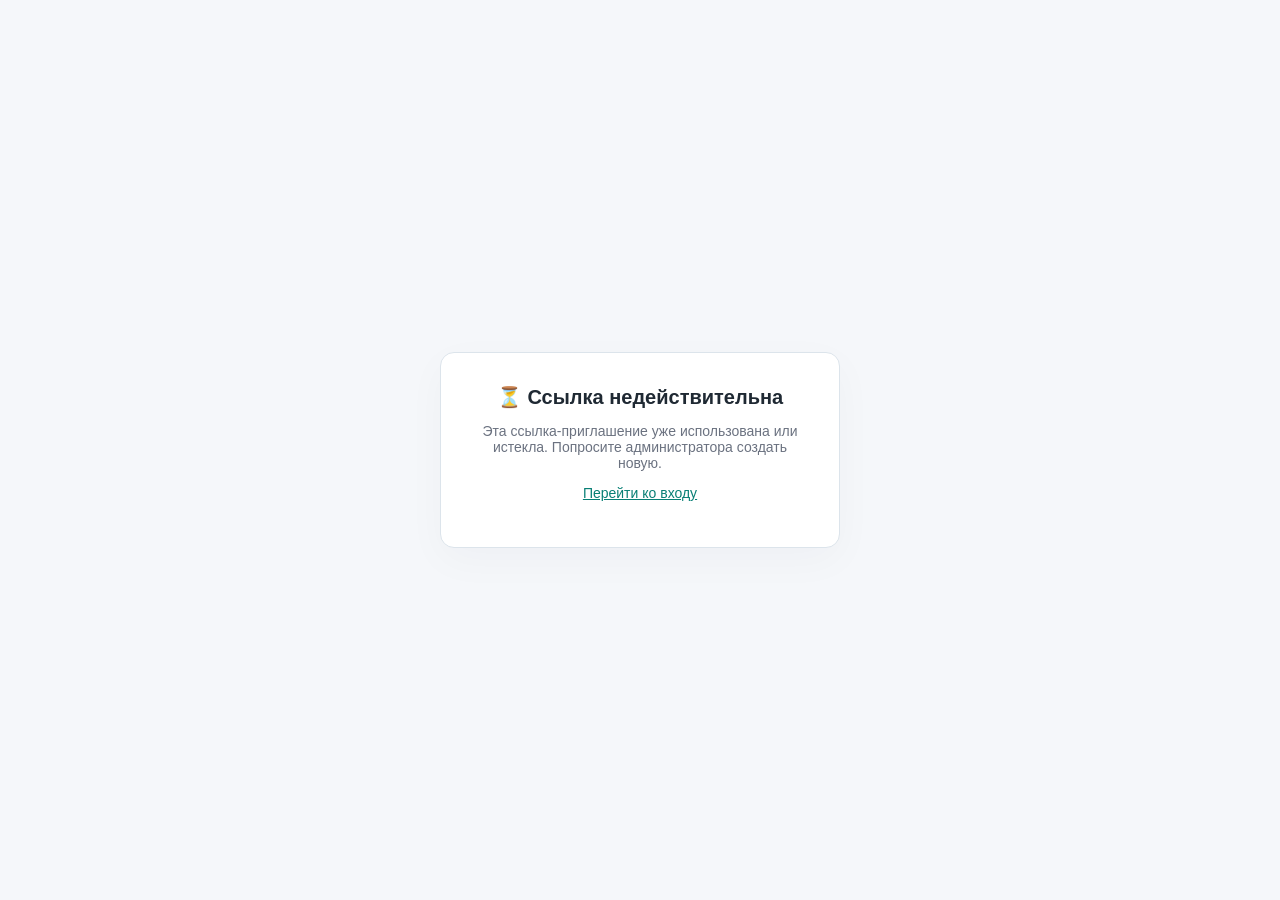
<file: templates/invite_invalid.html>
<!DOCTYPE html>
<html lang="ru">
<head>
    <meta charset="utf-8">
    <meta name="viewport" content="width=device-width, initial-scale=1">
    <title>Приглашение недействительно — Файловый менеджер</title>
    <style>
        body {
            font-family: -apple-system, BlinkMacSystemFont, "Segoe UI", Roboto, sans-serif;
            margin: 0;
            min-height: 100vh;
            display: flex;
            align-items: center;
            justify-content: center;
            background: #f5f6f8;
            color: #1f2933;
        }
        .card {
            background: #fff;
            border: 1px solid #e5e7eb;
            border-radius: 14px;
            padding: 32px;
            max-width: 360px;
            text-align: center;
            box-shadow: 0 4px 16px rgba(0,0,0,.06);
        }
        h1 { font-size: 20px; margin: 0 0 12px; }
        p { font-size: 14px; color: #6b7280; }

        * { box-sizing: border-box; }
        body { padding: 24px 16px; min-height: 100vh; min-height: 100svh; background: #f5f7fa; }
        .login-card, .card { width: 100%; max-width: 400px; border-color: #dce4eb; box-shadow: 0 12px 40px #172b3a08; }
        input { font-size: 16px; min-height: 46px; color: #172b3a; }
        input:focus { outline: 3px solid #087f7526; border-color: #087f75; }
        button { background: #087f75; min-height: 46px; font-size: 16px; }
        :focus-visible { outline: 3px solid #54b9ae; outline-offset: 3px; }
        .password-field { position: relative; }
        .password-field input { padding-right: 72px; }
        button.password-toggle { position: absolute; right: 5px; top: 3px; width: auto; margin: 0; padding: 5px 8px; min-height: 40px; font-size: 12px; color: #087f75; background: transparent; }
        .intro { text-align: center; color: #617384; font-size: 13px; margin: -8px 0 22px; }
        .login-card h1 { color: #172b3a; }
        .hint, label { color: #617384; }
        @media (max-width: 420px) { .login-card, .card { padding: 26px 22px; } }
    </style>
</head>
<body>
<div class="card">
    <h1>⏳ Ссылка недействительна</h1>
    <p>Эта ссылка-приглашение уже использована или истекла. Попросите администратора создать новую.</p>
    <p><a href="/login" style="color:#087f75">Перейти ко входу</a></p>
</div>
</body>
</html>
</file>
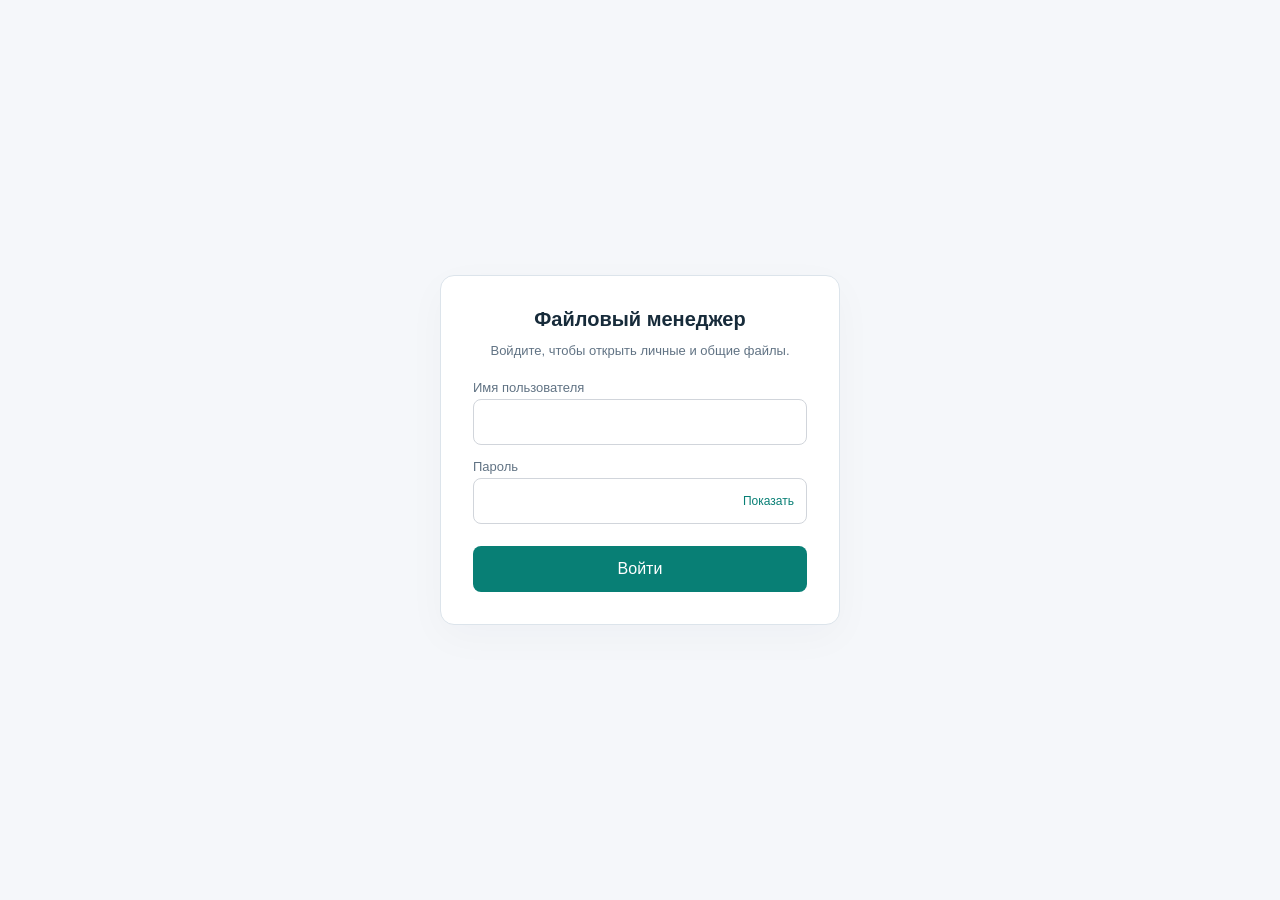
<file: templates/login.html>
<!DOCTYPE html>
<html lang="ru">
<head>
    <meta charset="utf-8">
    <meta name="viewport" content="width=device-width, initial-scale=1">
    <title>Вход — Файловый менеджер</title>
    <style>
        body {
            font-family: -apple-system, BlinkMacSystemFont, "Segoe UI", Roboto, sans-serif;
            margin: 0;
            min-height: 100vh;
            display: flex;
            align-items: center;
            justify-content: center;
            background: #f5f6f8;
            color: #1f2933;
        }
        .login-card {
            background: #fff;
            border: 1px solid #e5e7eb;
            border-radius: 14px;
            padding: 32px;
            width: 100%;
            max-width: 360px;
            box-shadow: 0 4px 16px rgba(0,0,0,.06);
        }
        h1 { font-size: 20px; margin: 0 0 20px; text-align: center; }
        label { display: block; font-size: 13px; color: #6b7280; margin: 14px 0 4px; }
        input {
            width: 100%;
            padding: 10px 12px;
            border: 1px solid #d1d5db;
            border-radius: 8px;
            font-size: 15px;
            box-sizing: border-box;
        }
        input:focus { outline: 2px solid #2563eb33; border-color: #2563eb; }
        button {
            width: 100%;
            margin-top: 22px;
            padding: 11px;
            background: #2563eb;
            color: #fff;
            border: none;
            border-radius: 8px;
            font-size: 15px;
            cursor: pointer;
        }
        button:disabled { opacity: .6; }
        .error {
            display: none;
            margin-top: 14px;
            padding: 10px;
            border-radius: 8px;
            background: #fee2e2;
            color: #991b1b;
            font-size: 14px;
            text-align: center;
        }

        * { box-sizing: border-box; }
        body { padding: 24px 16px; min-height: 100vh; min-height: 100svh; background: #f5f7fa; }
        .login-card, .card { width: 100%; max-width: 400px; border-color: #dce4eb; box-shadow: 0 12px 40px #172b3a08; }
        input { font-size: 16px; min-height: 46px; color: #172b3a; }
        input:focus { outline: 3px solid #087f7526; border-color: #087f75; }
        button { background: #087f75; min-height: 46px; font-size: 16px; }
        :focus-visible { outline: 3px solid #54b9ae; outline-offset: 3px; }
        .password-field { position: relative; }
        .password-field input { padding-right: 72px; }
        button.password-toggle { position: absolute; right: 5px; top: 3px; width: auto; margin: 0; padding: 5px 8px; min-height: 40px; font-size: 12px; color: #087f75; background: transparent; }
        .intro { text-align: center; color: #617384; font-size: 13px; margin: -8px 0 22px; }
        .login-card h1 { color: #172b3a; }
        .hint, label { color: #617384; }
        @media (max-width: 420px) { .login-card, .card { padding: 26px 22px; } }
    </style>
</head>
<body>
<form class="login-card" id="loginForm">
    <h1>Файловый менеджер</h1>
    <p class="intro">Войдите, чтобы открыть личные и общие файлы.</p>
    <label for="username">Имя пользователя</label>
    <input type="text" id="username" name="username" autocomplete="username" autocapitalize="none" spellcheck="false" required>
    <label for="password">Пароль</label>
    <div class="password-field"><input type="password" id="password" name="password" autocomplete="current-password" required><button class="password-toggle" type="button" id="passwordToggle" aria-controls="password" aria-pressed="false">Показать</button></div>
    <button type="submit" id="submitBtn">Войти</button>
    <div class="error" id="error" role="alert"></div>
</form>

<script>
document.getElementById('passwordToggle').addEventListener('click', () => {
    const input = document.getElementById('password');
    const button = document.getElementById('passwordToggle');
    const visible = input.type === 'password';
    input.type = visible ? 'text' : 'password';
    button.textContent = visible ? 'Скрыть' : 'Показать';
    button.setAttribute('aria-pressed', String(visible));
});
document.getElementById('loginForm').addEventListener('submit', async (e) => {
    e.preventDefault();
    const button = document.getElementById('submitBtn');
    const errorBox = document.getElementById('error');
    button.disabled = true;
    errorBox.style.display = 'none';

    try {
        const response = await fetch('/login', {
            method: 'POST',
            headers: { 'Content-Type': 'application/x-www-form-urlencoded' },
            body: new URLSearchParams(new FormData(e.target)),
        });
        const data = await response.json();
        if (data.success) {
            location.href = '/';
        } else {
            errorBox.textContent = data.message;
            errorBox.style.display = 'block';
        }
    } catch {
        errorBox.textContent = 'Ошибка соединения с сервером';
        errorBox.style.display = 'block';
    } finally {
        button.disabled = false;
    }
});
</script>
</body>
</html>
</file>
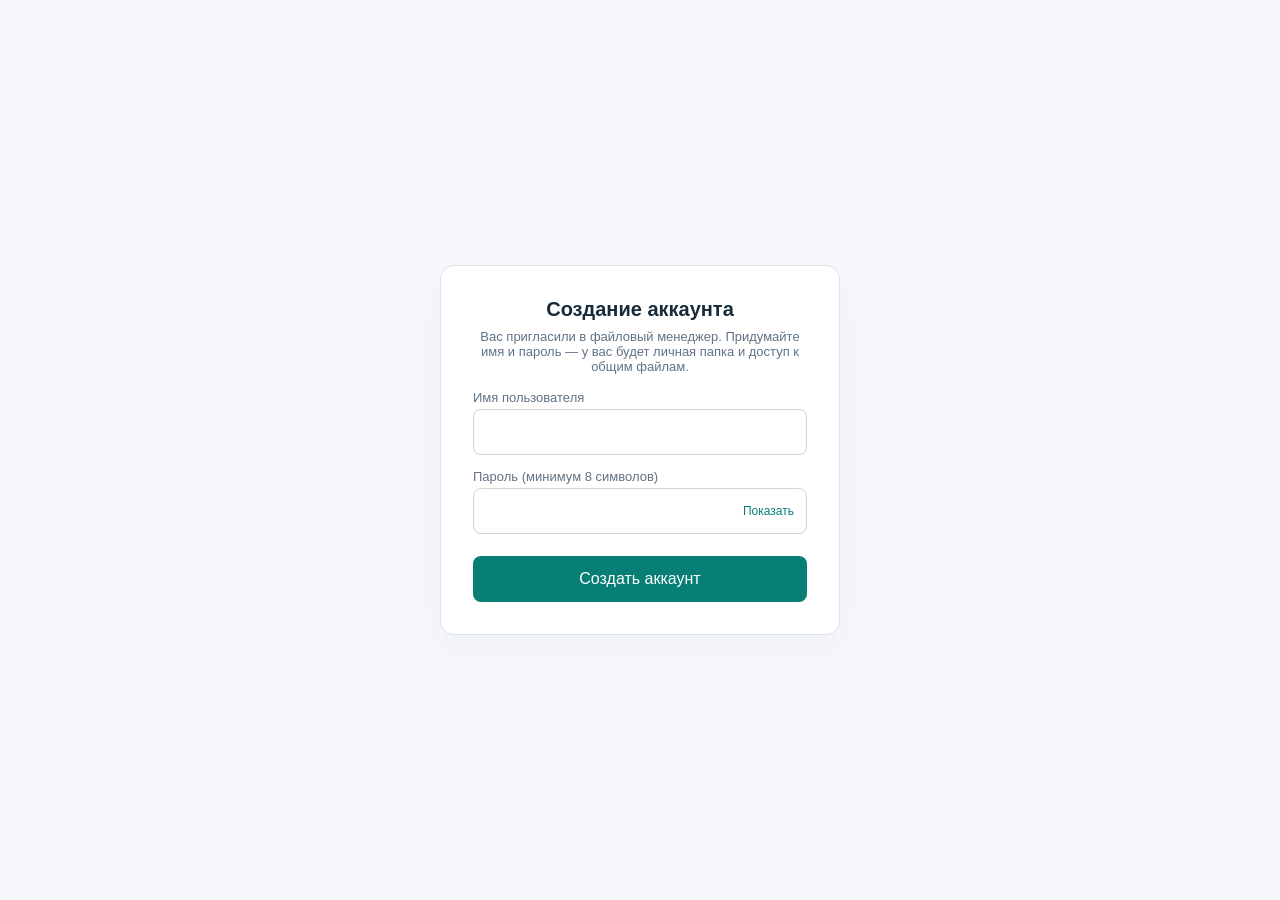
<file: templates/register.html>
<!DOCTYPE html>
<html lang="ru">
<head>
    <meta charset="utf-8">
    <meta name="viewport" content="width=device-width, initial-scale=1">
    <title>Регистрация — Файловый менеджер</title>
    <style>
        body {
            font-family: -apple-system, BlinkMacSystemFont, "Segoe UI", Roboto, sans-serif;
            margin: 0;
            min-height: 100vh;
            display: flex;
            align-items: center;
            justify-content: center;
            background: #f5f6f8;
            color: #1f2933;
        }
        .login-card {
            background: #fff;
            border: 1px solid #e5e7eb;
            border-radius: 14px;
            padding: 32px;
            width: 100%;
            max-width: 360px;
            box-shadow: 0 4px 16px rgba(0,0,0,.06);
        }
        h1 { font-size: 20px; margin: 0 0 8px; text-align: center; }
        .hint { font-size: 13px; color: #6b7280; text-align: center; margin: 0 0 16px; }
        label { display: block; font-size: 13px; color: #6b7280; margin: 14px 0 4px; }
        input {
            width: 100%;
            padding: 10px 12px;
            border: 1px solid #d1d5db;
            border-radius: 8px;
            font-size: 15px;
            box-sizing: border-box;
        }
        input:focus { outline: 2px solid #2563eb33; border-color: #2563eb; }
        button {
            width: 100%;
            margin-top: 22px;
            padding: 11px;
            background: #2563eb;
            color: #fff;
            border: none;
            border-radius: 8px;
            font-size: 15px;
            cursor: pointer;
        }
        button:disabled { opacity: .6; }
        .error {
            display: none;
            margin-top: 14px;
            padding: 10px;
            border-radius: 8px;
            background: #fee2e2;
            color: #991b1b;
            font-size: 14px;
            text-align: center;
        }

        * { box-sizing: border-box; }
        body { padding: 24px 16px; min-height: 100vh; min-height: 100svh; background: #f5f7fa; }
        .login-card, .card { width: 100%; max-width: 400px; border-color: #dce4eb; box-shadow: 0 12px 40px #172b3a08; }
        input { font-size: 16px; min-height: 46px; color: #172b3a; }
        input:focus { outline: 3px solid #087f7526; border-color: #087f75; }
        button { background: #087f75; min-height: 46px; font-size: 16px; }
        :focus-visible { outline: 3px solid #54b9ae; outline-offset: 3px; }
        .password-field { position: relative; }
        .password-field input { padding-right: 72px; }
        button.password-toggle { position: absolute; right: 5px; top: 3px; width: auto; margin: 0; padding: 5px 8px; min-height: 40px; font-size: 12px; color: #087f75; background: transparent; }
        .intro { text-align: center; color: #617384; font-size: 13px; margin: -8px 0 22px; }
        .login-card h1 { color: #172b3a; }
        .hint, label { color: #617384; }
        @media (max-width: 420px) { .login-card, .card { padding: 26px 22px; } }
    </style>
</head>
<body>
<form class="login-card" id="registerForm">
    <h1>Создание аккаунта</h1>
    <p class="hint">Вас пригласили в файловый менеджер. Придумайте имя и пароль — у вас будет личная папка и доступ к общим файлам.</p>
    <label for="username">Имя пользователя</label>
    <input type="text" id="username" name="username" autocomplete="username" autocapitalize="none" spellcheck="false"
           pattern="[A-Za-z0-9_\-]{3,32}" title="3–32 символа: латинские буквы, цифры, «_» и «-»" required>
    <label for="password">Пароль (минимум 8 символов)</label>
    <div class="password-field"><input type="password" id="password" name="password" autocomplete="new-password" minlength="8" required><button class="password-toggle" type="button" id="passwordToggle" aria-controls="password" aria-pressed="false">Показать</button></div>
    <button type="submit" id="submitBtn">Создать аккаунт</button>
    <div class="error" id="error" role="alert"></div>
</form>

<script>
document.getElementById('passwordToggle').addEventListener('click', () => {
    const input = document.getElementById('password');
    const button = document.getElementById('passwordToggle');
    const visible = input.type === 'password';
    input.type = visible ? 'text' : 'password';
    button.textContent = visible ? 'Скрыть' : 'Показать';
    button.setAttribute('aria-pressed', String(visible));
});
document.getElementById('registerForm').addEventListener('submit', async (e) => {
    e.preventDefault();
    const button = document.getElementById('submitBtn');
    const errorBox = document.getElementById('error');
    button.disabled = true;
    errorBox.style.display = 'none';

    const params = new URLSearchParams(new FormData(e.target));
    params.set('token', new URLSearchParams(location.search).get('token') || '');

    try {
        const response = await fetch('/register', {
            method: 'POST',
            headers: { 'Content-Type': 'application/x-www-form-urlencoded' },
            body: params,
        });
        const data = await response.json();
        if (data.success) {
            location.href = '/';
        } else {
            errorBox.textContent = data.message;
            errorBox.style.display = 'block';
        }
    } catch {
        errorBox.textContent = 'Ошибка соединения с сервером';
        errorBox.style.display = 'block';
    } finally {
        button.disabled = false;
    }
});
</script>
</body>
</html>
</file>
<file: miniapp/assets/app.css>
/* Mini App «Файлы». Colors come from Telegram's theme (CSS variables set by
   telegram-web-app.js); the fallbacks only matter outside Telegram. Layout:
   Telegram-style sections on the secondary background, bottom actions are the
   native MainButton/SecondaryButton. */
:root {
  --bg: var(--tg-theme-secondary-bg-color, #f0f2f5);
  --surface: var(--tg-theme-section-bg-color, var(--tg-theme-bg-color, #ffffff));
  --text: var(--tg-theme-text-color, #0c1116);
  --hint: var(--tg-theme-hint-color, #8b96a1);
  --link: var(--tg-theme-link-color, #2a8bd8);
  --accent: var(--tg-theme-button-color, #2f8ee0);
  --accent-text: var(--tg-theme-button-text-color, #ffffff);
  --danger: var(--tg-theme-destructive-text-color, #e2453c);
  --section-header: var(--tg-theme-section-header-text-color, #6d7882);
  --separator: var(--tg-theme-section-separator-color, rgba(128, 138, 148, .22));
  --fill: color-mix(in srgb, var(--hint) 16%, transparent);
  --overlay: rgba(10, 16, 22, .45);
  --toast-bg: rgba(28, 34, 40, .94);
  --toast-text: #ffffff;
  --c-photo: #8f5ae0; --c-doc: #2f7de1; --c-video: #e2476a; --c-prog: #23a564;
  --c-backup: #e28b2a; --c-other: #7d8ba0; --c-ok: #2fa55a; --c-warn: #d98a1c;
  --font: -apple-system, BlinkMacSystemFont, "SF Pro Text", "Segoe UI", Roboto, "Helvetica Neue", Arial, sans-serif;
  --mono: ui-monospace, "SF Mono", Menlo, Consolas, monospace;
  color-scheme: light;
}
:root[data-scheme="dark"] {
  --overlay: rgba(0, 0, 0, .6);
  --toast-bg: rgba(236, 240, 243, .95);
  --toast-text: #0c1116;
  --c-photo: #a982ee; --c-doc: #5a9ef0; --c-video: #f0698a; --c-prog: #43c47f;
  --c-backup: #f0a54d; --c-other: #95a2b5; --c-ok: #4cc271; --c-warn: #f0aa45;
  color-scheme: dark;
}

* { box-sizing: border-box; }
[hidden] { display: none !important; }
html, body { margin: 0; background: var(--bg); color: var(--text); }
body { font: 15px/1.35 var(--font); -webkit-font-smoothing: antialiased; -webkit-tap-highlight-color: transparent; overscroll-behavior-y: none; }
button, input, select { font: inherit; color: inherit; }
button { cursor: pointer; }
:focus-visible { outline: 2px solid var(--accent); outline-offset: 2px; }
.sprite { position: absolute; width: 0; height: 0; overflow: hidden; }
.icon { width: 22px; height: 22px; fill: none; stroke: currentColor; stroke-width: 1.75; stroke-linecap: round; stroke-linejoin: round; flex-shrink: 0; }
.sr-only { position: absolute; width: 1px; height: 1px; overflow: hidden; clip: rect(0 0 0 0); white-space: nowrap; }

#app { min-height: 100vh; padding: 10px 0 calc(28px + env(safe-area-inset-bottom, 0px)); }
.boot, .center { min-height: 70vh; display: grid; place-items: center; align-content: center; gap: 14px; text-align: center; padding: 24px; color: var(--hint); }
.center b { color: var(--text); font-size: 18px; }
.center p { margin: 0; max-width: 34ch; }

.title { margin: 6px 16px 14px; display: flex; align-items: flex-end; justify-content: space-between; gap: 12px; }
.title h1 { margin: 0; font-size: 26px; line-height: 1.15; letter-spacing: -.02em; overflow-wrap: anywhere; }
.title small { display: block; color: var(--hint); font-size: 13px; margin-top: 2px; }

.group-title { margin: 0 30px 7px; font-size: 13px; text-transform: uppercase; letter-spacing: .02em; color: var(--section-header); display: flex; justify-content: space-between; gap: 8px; }
.group-title button { text-transform: none; letter-spacing: 0; color: var(--link); background: none; border: 0; padding: 0; font-size: 13px; }
.group { margin: 0 14px 22px; background: var(--surface); border-radius: 12px; overflow: hidden; }
.note { margin: -14px 30px 22px; font-size: 13px; color: var(--hint); }
.row { width: 100%; display: flex; align-items: center; gap: 12px; min-height: 50px; padding: 8px 14px; border: 0; background: transparent; text-align: left; position: relative; color: var(--text); }
button.row:active, .tap:active { transform: scale(.985); }
.row + .row::before { content: ""; position: absolute; top: 0; right: 0; left: 58px; border-top: .5px solid var(--separator); }
.row.wide + .row.wide::before { left: 70px; }
.rt { flex: 1; min-width: 0; }
.rt b { display: block; font-weight: 400; font-size: 16px; overflow-wrap: anywhere; }
.rt small { display: block; font-size: 13px; color: var(--hint); margin-top: 1px; font-variant-numeric: tabular-nums; overflow-wrap: anywhere; }
.rv { font-size: 15px; color: var(--hint); white-space: nowrap; font-variant-numeric: tabular-nums; display: flex; align-items: center; gap: 4px; }
.chev { width: 16px; height: 16px; color: var(--hint); opacity: .7; }
.danger-text { color: var(--danger); }
.warn-text { color: var(--c-warn); }
.mono { font-family: var(--mono); }

.tile { width: 30px; height: 30px; border-radius: 8px; display: grid; place-items: center; color: #fff; flex-shrink: 0; background: var(--k, var(--accent)); }
.tile .icon { width: 18px; height: 18px; stroke-width: 2; }
.ftile { width: 44px; height: 44px; border-radius: 11px; display: grid; place-items: center; flex-shrink: 0; position: relative; overflow: hidden; color: var(--k); background: color-mix(in srgb, var(--k) 14%, transparent); }
.ftile .icon { width: 22px; height: 22px; }
.ftile em { position: absolute; bottom: 3px; left: 0; right: 0; text-align: center; font: 700 8px/1 var(--font); font-style: normal; letter-spacing: .03em; text-transform: uppercase; }
.ftile.has-ext .icon { margin-top: -8px; }
.ftile.folder .icon, .cell.folder .icon { fill: color-mix(in srgb, var(--k) 30%, transparent); }
.ftile img, .cell img { position: absolute; inset: 0; width: 100%; height: 100%; object-fit: cover; }

.chips { display: flex; gap: 8px; overflow-x: auto; padding: 0 14px 14px; scrollbar-width: none; }
.chips::-webkit-scrollbar { display: none; }
.chip { flex-shrink: 0; height: 32px; padding: 0 12px; border-radius: 16px; border: 0; background: var(--surface); color: var(--text); font-size: 14px; display: inline-flex; align-items: center; gap: 6px; font-variant-numeric: tabular-nums; }
.chip small { color: var(--hint); font-size: 13px; }
.chip[aria-pressed="true"] { background: var(--accent); color: var(--accent-text); }
.chip[aria-pressed="true"] small { color: inherit; opacity: .8; }
.chip i { width: 8px; height: 8px; border-radius: 50%; background: var(--k); }

.seg { margin: 0 14px 14px; display: grid; grid-auto-flow: column; grid-auto-columns: 1fr; padding: 2px; border-radius: 9px; background: var(--fill); }
.seg button { border: 0; background: transparent; min-height: 32px; border-radius: 7px; font-size: 14px; color: var(--text); }
.seg button[aria-pressed="true"] { background: var(--surface); font-weight: 600; box-shadow: 0 1px 3px rgba(0, 0, 0, .12); }

.search { margin: 0 14px 12px; position: relative; }
.search .icon { position: absolute; left: 10px; top: 9px; width: 18px; height: 18px; color: var(--hint); }
.search input { width: 100%; height: 36px; border: 0; border-radius: 10px; background: var(--fill); padding: 0 12px 0 36px; font-size: 16px; }
.search input::placeholder { color: var(--hint); }
.crumbs { margin: 0 14px 12px; display: flex; flex-wrap: wrap; align-items: center; gap: 2px 6px; font-size: 14px; color: var(--hint); }
.crumbs button { border: 0; background: none; padding: 4px 0; color: var(--link); font-size: 14px; min-height: 32px; }
.crumbs b { color: var(--text); font-weight: 600; overflow-wrap: anywhere; }
.toolbar { display: flex; justify-content: space-between; align-items: center; margin: 0 14px 10px; gap: 8px; }
.tools { display: flex; align-items: center; gap: 4px; }
.tbtn { border: 0; background: transparent; color: var(--link); display: inline-flex; align-items: center; gap: 5px; font-size: 14px; padding: 6px 2px; min-height: 40px; }
.tbtn .icon { width: 17px; height: 17px; }
.tbtn:disabled { color: var(--hint); cursor: default; }
.tbtn.danger { color: var(--danger); }
button.link { border: 0; background: none; padding: 0; color: var(--link); font-size: inherit; min-height: 32px; }
.ib { width: 40px; height: 40px; border-radius: 9px; border: 0; background: transparent; color: var(--hint); display: grid; place-items: center; }
.ib[aria-pressed="true"] { background: var(--surface); color: var(--link); }
.ib .icon { width: 19px; height: 19px; }

.grid { margin: 0 14px 22px; display: grid; grid-template-columns: repeat(3, 1fr); gap: 3px; border-radius: 12px; overflow: hidden; }
.cell { aspect-ratio: 1; max-width: 100%; border: 0; padding: 0; position: relative; background: var(--surface); display: grid; place-items: center; color: var(--k); overflow: hidden; }
.cell .icon { width: 28px; height: 28px; }
.cell > .ftile { position: absolute; inset: 0; width: 100%; height: 100%; border-radius: 0; background: transparent; }
.cell > .ftile .icon { width: 28px; height: 28px; margin-top: -14px; }
.cell > .ftile em { display: none; }
.cell .cname { position: absolute; z-index: 1; left: 6px; right: 6px; bottom: 6px; font-size: 10.5px; color: var(--hint); white-space: nowrap; overflow: hidden; text-overflow: ellipsis; text-align: center; }
.skeleton { height: 56px; margin: 0 14px 6px; border-radius: 12px; background: linear-gradient(90deg, var(--surface) 0%, var(--fill) 50%, var(--surface) 100%); background-size: 200% 100%; animation: shimmer 1.2s infinite linear; }
@keyframes shimmer { to { background-position: -200% 0; } }
.empty { padding: 28px 22px; text-align: center; color: var(--hint); font-size: 14px; }
.empty .icon { width: 30px; height: 30px; display: block; margin: 0 auto 8px; }
.error-box { margin: 0 14px 18px; padding: 12px 14px; border-radius: 12px; background: color-mix(in srgb, var(--danger) 12%, var(--surface)); color: var(--text); display: flex; gap: 10px; align-items: flex-start; font-size: 14px; }
.error-box .icon { color: var(--danger); width: 20px; height: 20px; }
.error-box button { margin-left: auto; border: 0; background: none; color: var(--link); padding: 0; }

/* home */
.hello { display: flex; align-items: center; gap: 12px; margin: 4px 16px 16px; }
.avatar { width: 44px; height: 44px; border-radius: 50%; display: grid; place-items: center; color: #fff; font-weight: 600; font-size: 18px; background: linear-gradient(135deg, #f0a54d, #e2476a); flex-shrink: 0; }
.hello b { display: block; font-size: 20px; letter-spacing: -.01em; }
.hello small { color: var(--hint); font-size: 13px; }
.storage { display: grid; grid-template-columns: 100px 1fr; gap: 16px; align-items: center; padding: 16px; }
.ring { width: 100px; height: 100px; position: relative; }
.ring svg { width: 100px; height: 100px; transform: rotate(-90deg); }
.ring .rc { position: absolute; inset: 0; display: grid; place-items: center; text-align: center; line-height: 1.15; }
.ring .rc b { font-size: 17px; font-variant-numeric: tabular-nums; }
.ring .rc small { font-size: 11px; color: var(--hint); }
.legend { display: grid; gap: 6px; font-size: 13.5px; min-width: 0; }
.legend div { display: flex; justify-content: space-between; gap: 8px; font-variant-numeric: tabular-nums; }
.legend span { color: var(--hint); display: flex; align-items: center; gap: 6px; min-width: 0; }
.legend i { width: 8px; height: 8px; border-radius: 2px; background: var(--k); flex-shrink: 0; }
.foot { display: flex; justify-content: space-between; gap: 8px; padding: 10px 16px; border-top: .5px solid var(--separator); font-size: 13px; color: var(--hint); font-variant-numeric: tabular-nums; }
.quick { margin: 0 14px 22px; display: grid; grid-template-columns: repeat(4, 1fr); gap: 8px; }
.qa { border: 0; background: var(--surface); border-radius: 12px; padding: 12px 4px 10px; display: grid; justify-items: center; gap: 6px; font-size: 12px; color: var(--text); min-height: 64px; }
.qa .icon { color: var(--accent); width: 24px; height: 24px; }
.recent { display: flex; gap: 10px; overflow-x: auto; padding: 0 14px 4px; margin-bottom: 22px; scrollbar-width: none; }
.recent::-webkit-scrollbar { display: none; }
.rcard { flex-shrink: 0; width: 104px; border: 0; padding: 0; background: transparent; text-align: left; color: var(--text); }
.rcard .ftile { width: 104px; height: 104px; border-radius: 12px; background-color: var(--surface); }
.rcard .ftile .icon { width: 30px; height: 30px; }
.rcard b { display: block; font-size: 12.5px; font-weight: 500; margin-top: 6px; white-space: nowrap; overflow: hidden; text-overflow: ellipsis; }
.rcard small { font-size: 11.5px; color: var(--hint); }
.pill { margin: 0 14px 18px; display: flex; align-items: center; gap: 12px; padding: 10px 14px; border-radius: 12px; border: 0; width: calc(100% - 28px); background: var(--surface); text-align: left; color: var(--text); }
.pill .rt { font-size: 14px; }
.bar { height: 4px; border-radius: 2px; background: var(--fill); overflow: hidden; margin-top: 6px; }
.bar > i { display: block; height: 100%; background: var(--accent); border-radius: 2px; transition: width .3s ease; }
.bar.err > i { background: var(--danger); }
.bar.ok > i { background: var(--c-ok); }
.spin { width: 26px; height: 26px; border-radius: 50%; border: 3px solid var(--fill); border-top-color: var(--accent); animation: spin 1s linear infinite; flex-shrink: 0; display: inline-block; }
@keyframes spin { to { transform: rotate(360deg); } }

/* uploads */
.drop { margin: 0 14px 18px; display: grid; justify-items: center; gap: 8px; padding: 22px 16px; border-radius: 14px; border: 1.5px dashed color-mix(in srgb, var(--accent) 55%, transparent); background: color-mix(in srgb, var(--accent) 6%, var(--surface)); text-align: center; color: var(--text); }
.drop.over { background: color-mix(in srgb, var(--accent) 14%, var(--surface)); }
.drop > .icon { width: 30px; height: 30px; color: var(--accent); }
.drop b { font-size: 16px; }
.drop small { color: var(--hint); font-size: 13px; }
.drop .picks { display: flex; gap: 10px; flex-wrap: wrap; justify-content: center; margin-top: 4px; }
.btn { display: inline-flex; align-items: center; justify-content: center; gap: 7px; min-height: 44px; padding: 0 16px; border-radius: 11px; border: 0; background: var(--accent); color: var(--accent-text); font-weight: 600; font-size: 15px; cursor: pointer; }
.btn.secondary { background: var(--fill); color: var(--link); }
.btn .icon { width: 18px; height: 18px; }
.file-input { position: absolute; width: 1px; height: 1px; opacity: 0; pointer-events: none; }
.qstate { font-size: 13px; color: var(--hint); white-space: nowrap; display: flex; align-items: center; gap: 6px; }
.qstate.ok { color: var(--c-ok); }
.qstate.err { color: var(--danger); }

/* sheet, dialog, toast, viewer */
.layer { position: fixed; inset: 0; z-index: 20; display: flex; flex-direction: column; justify-content: flex-end; background: var(--overlay); animation: fade .2s ease; }
.sheet { background: var(--bg); border-radius: 14px 14px 0 0; max-height: 88vh; overflow-y: auto; padding: 6px 0 calc(18px + env(safe-area-inset-bottom, 0px)); animation: up .26s cubic-bezier(.2, .8, .2, 1); }
.grab { width: 36px; height: 5px; border-radius: 3px; background: var(--hint); opacity: .45; margin: 4px auto 10px; }
@keyframes up { from { transform: translateY(100%); } }
@keyframes fade { from { opacity: 0; } }
.fhead { display: grid; grid-template-columns: 64px 1fr; gap: 14px; align-items: center; margin: 4px 16px 16px; }
.fhead .ftile { width: 64px; height: 64px; border-radius: 14px; }
.fhead .ftile .icon { width: 30px; height: 30px; }
.fhead b { display: block; font-size: 17px; overflow-wrap: anywhere; line-height: 1.25; }
.fhead small { font-size: 13px; color: var(--hint); font-variant-numeric: tabular-nums; }
.actions { margin: 0 14px 18px; display: grid; grid-template-columns: repeat(4, 1fr); gap: 8px; }
.act { border: 0; background: var(--surface); border-radius: 12px; padding: 11px 2px 9px; display: grid; justify-items: center; gap: 5px; font-size: 11.5px; color: var(--text); line-height: 1.2; text-align: center; min-height: 64px; }
.act .icon { color: var(--accent); width: 22px; height: 22px; }
.act.danger .icon, .act.danger { color: var(--danger); }
.kv { display: grid; grid-template-columns: auto 1fr; gap: 6px 14px; padding: 12px 14px; font-size: 14px; margin: 0; }
.kv dt { color: var(--hint); }
.kv dd { margin: 0; text-align: right; font-variant-numeric: tabular-nums; overflow-wrap: anywhere; }
.dialog-wrap { position: fixed; inset: 0; z-index: 30; display: grid; place-items: center; background: var(--overlay); padding: 0 24px; animation: fade .15s ease; }
.dialog { width: min(100%, 380px); background: var(--surface); border-radius: 14px; overflow: hidden; }
.dialog form { margin: 0; }
.dialog .db { padding: 18px 16px 14px; display: grid; gap: 10px; }
.dialog .db b { font-size: 17px; text-align: center; }
.dialog .db p { margin: 0; font-size: 13.5px; color: var(--hint); text-align: center; }
.dialog .db small { color: var(--danger); font-size: 13px; }
.field { width: 100%; height: 44px; border: 0; border-radius: 10px; background: var(--fill); padding: 0 12px; font-size: 16px; }
.dialog .dbtns { display: grid; grid-auto-flow: column; border-top: .5px solid var(--separator); }
.dialog .dbtns button { border: 0; background: transparent; height: 46px; color: var(--link); font-size: 16px; }
.dialog .dbtns button + button { border-left: .5px solid var(--separator); font-weight: 600; }
.toast { position: fixed; left: 14px; right: 14px; bottom: calc(16px + env(safe-area-inset-bottom, 0px)); z-index: 40; display: flex; gap: 10px; align-items: center; padding: 11px 14px; border-radius: 12px; background: var(--toast-bg); color: var(--toast-text); font-size: 14px; animation: fade .2s ease; }
.toast .icon { width: 20px; height: 20px; color: var(--c-ok); }
.toast.error .icon { color: var(--danger); }
.viewer { position: fixed; inset: 0; z-index: 25; background: #000; color: #fff; display: grid; grid-template-rows: auto 1fr auto; touch-action: pan-y; }
.viewer .vt { display: flex; justify-content: space-between; align-items: center; gap: 10px; padding: calc(10px + env(safe-area-inset-top, 0px)) 14px 10px; }
.viewer .vt div { text-align: center; font-size: 14px; min-width: 0; overflow-wrap: anywhere; }
.viewer .vt small { display: block; color: rgba(255, 255, 255, .65); font-size: 12px; font-variant-numeric: tabular-nums; }
.viewer .stage { display: grid; place-items: center; min-height: 0; overflow: hidden; }
.viewer img { max-width: 100%; max-height: 100%; object-fit: contain; }
.viewer .vb { display: flex; justify-content: space-around; padding: 12px 14px calc(16px + env(safe-area-inset-bottom, 0px)); }
.vbtn { min-width: 44px; height: 44px; border-radius: 22px; border: 0; background: rgba(255, 255, 255, .14); color: #fff; display: inline-flex; align-items: center; justify-content: center; gap: 6px; padding: 0 12px; font-size: 13px; }
.vbtn .icon { width: 20px; height: 20px; }

/* link screen */
.hero { display: grid; justify-items: center; gap: 8px; text-align: center; margin: 18px 24px 22px; }
.hero .avatar { width: 72px; height: 72px; font-size: 28px; }
.hero b { font-size: 20px; }
.hero p { margin: 0; color: var(--hint); font-size: 14px; max-width: 36ch; }
.form { display: grid; }
.form input { display: block; width: 100%; border: 0; background: transparent; padding: 14px; font-size: 16px; color: var(--text); }
.form input + input { border-top: .5px solid var(--separator); }
.form input::placeholder { color: var(--hint); }
.form-error { margin: -12px 30px 18px; font-size: 13px; color: var(--danger); }
.fallback-main { position: sticky; bottom: 0; padding: 10px 14px calc(12px + env(safe-area-inset-bottom, 0px)); background: var(--bg); display: flex; gap: 8px; }
.fallback-main .btn { flex: 1; }

@media (prefers-reduced-motion: reduce) {
  *, *::before, *::after { animation: none !important; transition: none !important; }
}
@media (min-width: 720px) {
  #app { max-width: 720px; margin: 0 auto; }
  .grid { grid-template-columns: repeat(5, 1fr); }
}
.badge { display: inline-grid; place-items: center; min-width: 22px; height: 22px; padding: 0 7px; border-radius: 11px; background: var(--accent); color: var(--accent-text); font-size: 12px; font-weight: 700; font-variant-numeric: tabular-nums; }
.seg button small { color: var(--hint); font-weight: 400; }
</file>
<file: miniapp/assets/doctor.css>
/* Doctor workspace: thumb-sized controls and documents that fit narrow phones. */
.workspace-tabs { display:grid; grid-template-columns:1fr 1fr; margin:4px 14px 18px; padding:4px; border:1px solid var(--separator); border-radius:14px; background:var(--surface); gap:4px; }
.workspace-tabs button { min-height:48px; border:0; border-radius:10px; background:transparent; color:var(--hint); font-weight:600; padding:8px; }
.workspace-tabs button[aria-pressed="true"] { background:var(--accent); color:var(--button-text, #fff); }
.doctor { max-width:760px; margin:auto; padding:0 16px 32px; overflow-wrap:anywhere; }
.doctor h1 { font-size:26px; margin:3px 0 18px; letter-spacing:-.025em; }
.doctor h2 { font-size:21px; line-height:1.25; margin:10px 0; }
.doctor h3 { font-size:16px; margin:8px 0; }
.dr-eyebrow { font-size:12px; text-transform:uppercase; letter-spacing:.06em; color:var(--hint); margin:0; }
.dr-heading { display:flex; align-items:center; justify-content:space-between; gap:8px; }
.dr-heading > * { min-width:0; }
.dr-heading small { font-size:12px; color:var(--hint); }
.dr-refresh { min-width:44px; min-height:44px; border:0; color:var(--accent); background:none; }
.dr-full { width:100%; min-height:48px; white-space:normal; text-align:center; margin:8px 0; padding:12px; }
.dr-muted, .dr-count { color:var(--hint); font-size:13px; line-height:1.5; }
.dr-back { display:block; min-height:44px; background:none; border:0; color:var(--link); text-align:left; padding:8px 0; }
.dr-tabs { display:flex; overflow-x:auto; gap:6px; padding:4px 0; margin:12px 0; scrollbar-width:none; }
.dr-tabs button { border:1px solid var(--separator); border-radius:10px; background:var(--surface); padding:10px 12px; min-height:44px; flex-shrink:0; }
.dr-tabs button[aria-pressed="true"] { background:var(--fill); border-color:var(--accent); color:var(--link); }
.dr-field { display:grid; gap:7px; margin:14px 0; font-size:13px; color:var(--hint); }
.dr-field input, .dr-field textarea, .dr-field select { width:100%; min-width:0; max-width:100%; min-height:48px; padding:12px; border:1px solid var(--separator); background:var(--surface); border-radius:10px; color:var(--text); font:16px/1.45 var(--font); }
.dr-field textarea { resize:vertical; min-height:200px; }
.dr-field input[type="date"] { appearance:none; }
.dr-filters > summary, .dr-panel > summary, .doctor details > summary { min-height:44px; padding:12px 0; cursor:pointer; color:var(--link); }
.dr-filters > div { display:grid; grid-template-columns:repeat(auto-fit,minmax(180px,1fr)); gap:0 12px; }
.dr-count { margin:14px 0 10px; }
.dr-cases { display:grid; gap:12px; }
.dr-case { text-align:left; padding:16px; border:1px solid var(--separator); border-radius:14px; background:var(--surface); color:var(--text); width:100%; }
.dr-case > b { display:block; margin:12px 0; font-size:17px; font-weight:600; line-height:1.4; }
.dr-status { color:var(--link); font-size:11px; text-align:right; line-height:1.4; }
.dr-chips { display:flex; flex-wrap:wrap; gap:6px; }
.dr-chips > span { font-size:11px; color:var(--hint); border-radius:6px; background:var(--fill); padding:4px 6px; }
.dr-open { display:flex; justify-content:flex-end; align-items:center; gap:3px; color:var(--link); font-size:12px; margin-top:12px; }
.dr-open .icon { width:16px; height:16px; }
.dr-panel { border:1px solid var(--separator); background:var(--surface); border-radius:12px; padding:14px; margin:12px 0; }
.dr-panel > p:first-child { margin-top:0; }
.dr-slot { display:flex; gap:12px; align-items:center; }
.dr-slot h3 { margin:0 0 4px; }
.dr-step { width:32px; height:32px; border:1px solid var(--separator); border-radius:50%; display:grid; place-items:center; flex-shrink:0; color:var(--hint); }
.dr-done { background:var(--fill); color:var(--link); border-color:var(--link); }
.dr-document { white-space:pre-wrap; font-size:15px; line-height:1.65; background:var(--surface); padding:14px; border:1px solid var(--separator); border-radius:10px; max-height:60vh; overflow:auto; overflow-wrap:anywhere; margin:10px 0; }
.dr-actions { display:flex; flex-wrap:wrap; gap:8px; margin:10px 0; }
.dr-actions button { display:flex; align-items:center; justify-content:center; gap:6px; flex:1; min-height:44px; padding:10px; border:1px solid var(--separator); border-radius:9px; background:transparent; color:var(--link); }
.dr-actions .icon { width:18px; height:18px; }
.dr-list { border:1px solid var(--separator); border-radius:12px; overflow:hidden; background:var(--surface); }
.dr-list:empty { display:none; }
.dr-row { width:100%; display:flex; align-items:center; gap:12px; padding:16px 12px; min-height:72px; border:0; background:var(--surface); text-align:left; }
.dr-row + .dr-row { border-top:1px solid var(--separator); }
.dr-row > .icon { color:var(--link); }
.dr-row > span { flex:1; min-width:0; }
.dr-row b { display:block; font-size:15px; font-weight:600; }
.dr-row small { display:block; color:var(--hint); font-size:12px; margin-top:5px; }
.dr-row > .icon:last-child { width:16px; }
.dr-filename { overflow-wrap:anywhere; font-weight:600; }
.dr-notice { border-left:3px solid var(--accent); background:var(--surface); padding:12px; margin:12px 0; border-radius:6px; font-size:14px; line-height:1.5; }
.dr-error { border-color:var(--danger); }
.dr-empty { text-align:center; padding:28px 10px; color:var(--hint); }
.dr-empty h3 { color:var(--text); }
.dr-empty p { max-width:38ch; margin:auto; font-size:14px; line-height:1.6; }
.dr-sticky { position:sticky; bottom:0; padding:8px 0 max(8px,env(safe-area-inset-bottom)); background:var(--bg); }
.doctor button:disabled { opacity:.55; cursor:wait; }
@media(min-width:640px) { .dr-cases { grid-template-columns:1fr 1fr; } .dr-documents { display:grid; grid-template-columns:1fr 1fr; gap:12px; } .dr-documents .dr-panel { margin:0; } }

/* Importing an already selected file: selection and confirmation are separate. */
.dr-selected-file { display:flex; gap:12px; align-items:center; padding:14px; border:1px solid var(--separator); border-radius:12px; background:var(--surface); margin:16px 0; }
.dr-selected-file > .icon { color:var(--link); }
.dr-selected-file > div { min-width:0; }
.dr-selected-file b { display:block; overflow-wrap:anywhere; }
.dr-selected-file small, .dr-choice small { display:block; font-size:12px; color:var(--hint); margin-top:6px; line-height:1.5; }
.dr-attach-choices { display:grid; gap:8px; }
.dr-choice { display:flex; align-items:flex-start; gap:12px; padding:14px; border:1px solid var(--separator); border-radius:12px; background:var(--surface); min-height:64px; cursor:pointer; margin:8px 0; }
.dr-choice:has(input:checked) { border-color:var(--accent); }
.dr-choice input { width:22px; height:22px; flex-shrink:0; margin:2px 0; accent-color:var(--accent); }
.dr-choice > span { min-width:0; }

/* A short guided case card: one next step, documents open on demand. */
.dr-case-date { margin-top:0; }
.dr-progress { display:grid; grid-template-columns:repeat(3,minmax(0,1fr)); gap:4px; margin:18px 0; }
.dr-progress button { display:flex; align-items:center; justify-content:center; gap:6px; padding:8px 2px; min-height:44px; border:0; border-bottom:2px solid var(--separator); color:var(--hint); background:transparent; font-size:12px; }
.dr-progress button[aria-current="step"] { border-color:var(--accent); color:var(--link); }
.dr-progress button:disabled { opacity:1; cursor:default; }
.dr-progress button > span { width:20px; height:20px; display:grid; place-items:center; border:1px solid var(--separator); border-radius:50%; flex-shrink:0; font-size:11px; }
.dr-progress .dr-progress-done { color:var(--link); border-color:var(--link); }
.dr-next { border:1px solid var(--separator); background:var(--surface); border-radius:14px; padding:18px 16px; margin:16px 0; }
.doctor .dr-next h3 { font-size:20px; margin:8px 0; line-height:1.3; }
.dr-next .dr-muted { margin:8px 0 12px; }
.dr-next .dr-full { margin-bottom:0; }
.dr-answer-preview { display:-webkit-box; -webkit-line-clamp:4; -webkit-box-orient:vertical; overflow:hidden; font-size:15px; line-height:1.6; white-space:pre-wrap; margin-bottom:0; }
.dr-answer-actions { display:grid; gap:8px; margin-top:10px; }
.dr-answer-actions .btn { width:100%; min-height:48px; display:flex; align-items:center; justify-content:center; gap:8px; padding:12px 8px; }
.dr-action-feedback { margin:8px 0 0; padding:10px 12px; border-left:3px solid var(--accent); border-radius:6px; background:var(--fill); color:var(--hint); font-size:13px; line-height:1.5; overflow-wrap:anywhere; }
.dr-action-feedback.dr-error { color:var(--danger); border-color:var(--danger); }
.dr-documents-title { margin-top:22px; }
.dr-documents-title h3 { font-size:14px; }
.dr-case-documents { background:var(--surface); border:1px solid var(--separator); border-radius:12px; overflow:hidden; }
.dr-document-item + .dr-document-item { border-top:1px solid var(--separator); }
.dr-document-toggle { display:flex; width:100%; min-height:56px; align-items:center; gap:12px; text-align:left; padding:14px 12px; border:0; background:none; }
.dr-document-toggle > .icon { color:var(--link); width:20px; height:20px; }
.dr-document-toggle > .icon:last-child { width:15px; }
.dr-document-toggle > span { flex:1; min-width:0; }
.dr-document-toggle b { font-size:14px; font-weight:500; }
.dr-document-toggle small { display:block; font-size:11px; color:var(--hint); margin-top:3px; }
.dr-open-document { padding:0 12px 12px; }
.dr-open-document .dr-document { border:0; padding:0; margin-top:0; max-height:50vh; }
.dr-notes, .dr-more { font-size:13px; border-bottom:1px solid var(--separator); margin:8px 0; }
.dr-notes ul { padding-left:20px; line-height:1.6; }
.dr-more { margin-top:16px; }
@media(min-width:640px) { .dr-answer-actions { grid-template-columns:1fr 1fr; } }

.dr-document-toggle[aria-expanded="true"] > .icon:last-child { transform:rotate(90deg); }
</file>
